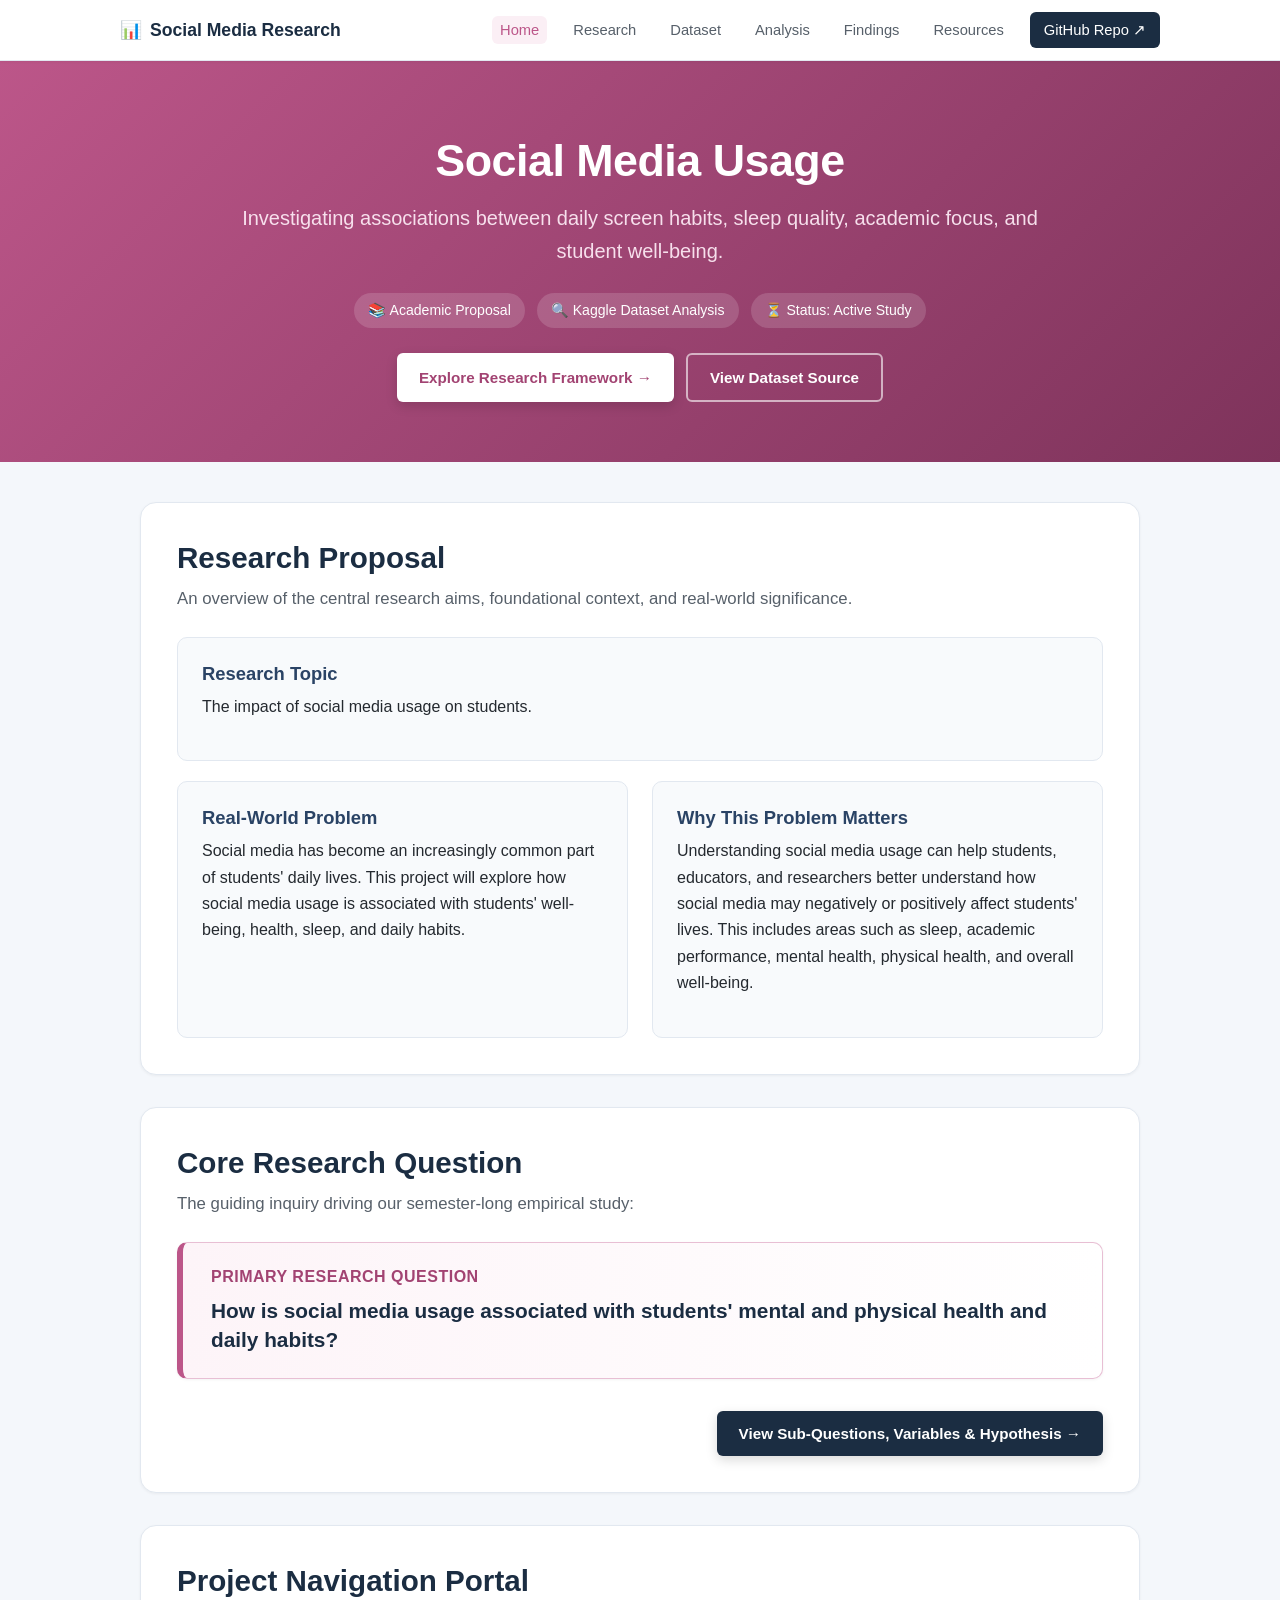
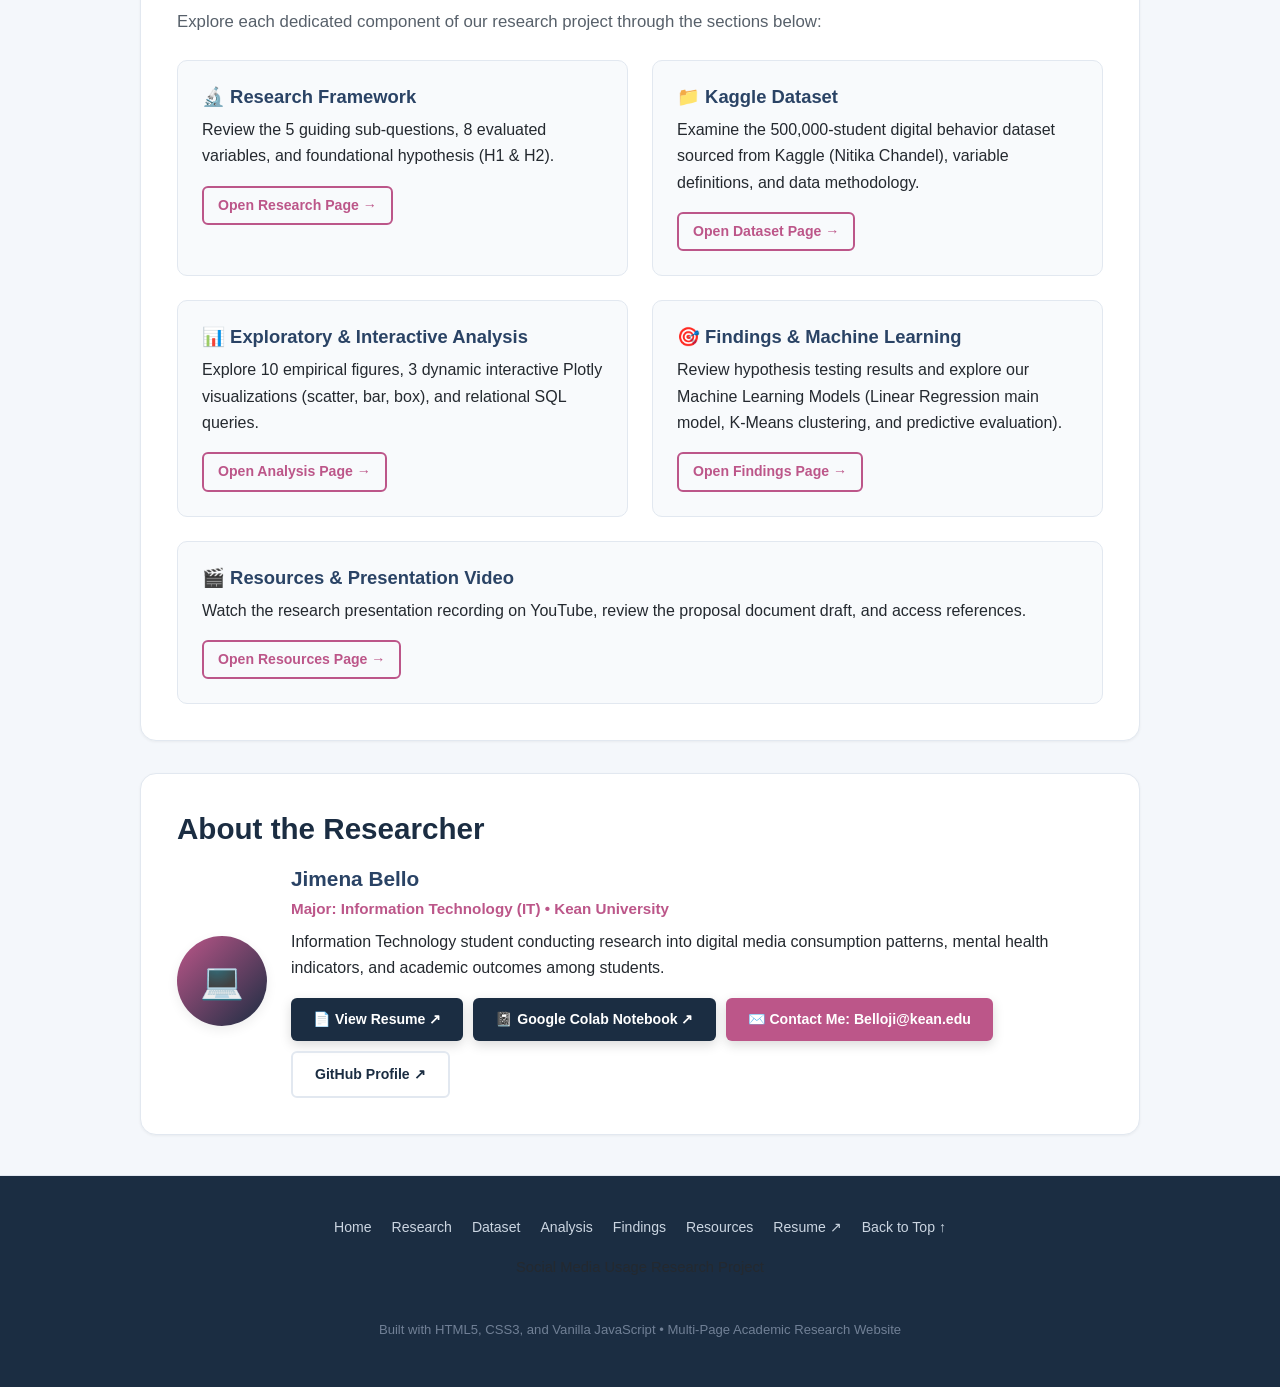
<file: index.html>
<!DOCTYPE html>
<html lang="en">
<head>
    <meta charset="UTF-8">
    <meta name="viewport" content="width=device-width, initial-scale=1.0">
    <title>Home | Social Media Usage Research Project</title>
    <meta name="description" content="A research project investigating how social media usage associates with students' mental health, physical health, sleep, academic performance, and daily habits.">
    
    <!-- Modular External Stylesheet -->
    <link rel="stylesheet" href="css/style.css">
</head>
<body id="top">

    <!-- ====================================================================
         1. STICKY TOP NAVIGATION BAR (MULTI-PAGE)
         ==================================================================== -->
    <header>
        <nav class="navbar" aria-label="Main Navigation">
            <div class="nav-container">
                <a href="index.html" class="nav-brand">
                    <span>📊</span> Social Media Research
                </a>

                <button class="menu-toggle" aria-label="Toggle navigation menu" aria-expanded="false">
                    ☰
                </button>

                <ul class="nav-links">
                    <li><a href="index.html" class="active">Home</a></li>
                    <li><a href="research.html">Research</a></li>
                    <li><a href="dataset.html">Dataset</a></li>
                    <li><a href="analysis.html">Analysis</a></li>
                    <li><a href="findings.html">Findings</a></li>
                    <li><a href="resources.html">Resources</a></li>
                    <li>
                        <a href="https://github.com/jime00/social-media-research" target="_blank" rel="noopener noreferrer" class="nav-cta">
                            GitHub Repo ↗
                        </a>
                    </li>
                </ul>
            </div>
        </nav>
    </header>

    <!-- ====================================================================
         2. HERO / TITLE SECTION
         ==================================================================== -->
    <section class="hero">
        <div class="hero-content">
            <h1>Social Media Usage</h1>
            <p class="hero-subtitle">
                Investigating associations between daily screen habits, sleep quality, academic focus, and student well-being.
            </p>

            <div class="hero-badges">
                <span class="badge">📚 Academic Proposal</span>
                <span class="badge">🔍 Kaggle Dataset Analysis</span>
                <span class="badge">⏳ Status: Active Study</span>
            </div>

            <div class="hero-actions">
                <a href="research.html" class="btn btn-primary">Explore Research Framework →</a>
                <a href="dataset.html" class="btn btn-outline">View Dataset Source</a>
            </div>
        </div>
    </section>

    <!-- ====================================================================
         MAIN CONTENT CONTAINER
         ==================================================================== -->
    <main>

        <!-- ================================================================
             3. RESEARCH PROPOSAL: PROBLEM & SIGNIFICANCE
             ================================================================ -->
        <section class="card">
            <h2>Research Proposal</h2>
            <p class="section-intro">
                An overview of the central research aims, foundational context, and real-world significance.
            </p>

            <div class="sub-card" style="margin-bottom: 20px;">
                <h3>Research Topic</h3>
                <p>
                    The impact of social media usage on students.
                </p>
            </div>

            <div class="split-grid">
                <div class="sub-card">
                    <h3>Real-World Problem</h3>
                    <p>
                        Social media has become an increasingly common part of students' daily lives.
                        This project will explore how social media usage is associated with students'
                        well-being, health, sleep, and daily habits.
                    </p>
                </div>

                <div class="sub-card">
                    <h3>Why This Problem Matters</h3>
                    <p>
                        Understanding social media usage can help students, educators, and researchers
                        better understand how social media may negatively or positively affect students'
                        lives. This includes areas such as sleep, academic performance, mental health,
                        physical health, and overall well-being.
                    </p>
                </div>
            </div>
        </section>

        <!-- ================================================================
             4. PRIMARY RESEARCH QUESTION CALLOUT
             ================================================================ -->
        <section class="card">
            <h2>Core Research Question</h2>
            <p class="section-intro">
                The guiding inquiry driving our semester-long empirical study:
            </p>

            <div class="research-question-box">
                <h3>Primary Research Question</h3>
                <p class="research-question-text">
                    How is social media usage associated with students' mental and physical
                    health and daily habits?
                </p>
            </div>

            <div style="text-align: right; margin-top: 10px;">
                <a href="research.html" class="btn btn-primary" style="background-color: var(--navy-dark); color: white;">
                    View Sub-Questions, Variables & Hypothesis →
                </a>
            </div>
        </section>

        <!-- ================================================================
             5. PROJECT EXPLORATION PORTAL
             ================================================================ -->
        <section class="card">
            <h2>Project Navigation Portal</h2>
            <p class="section-intro">
                Explore each dedicated component of our research project through the sections below:
            </p>

            <div class="split-grid">
                <div class="sub-card">
                    <h3>🔬 Research Framework</h3>
                    <p>
                        Review the 5 guiding sub-questions, 8 evaluated variables, and foundational hypothesis (H1 & H2).
                    </p>
                    <a href="research.html" class="btn btn-outline" style="color: var(--primary-color); border-color: var(--primary-color); padding: 6px 14px; font-size: 0.88rem;">
                        Open Research Page →
                    </a>
                </div>

                <div class="sub-card">
                    <h3>📁 Kaggle Dataset</h3>
                    <p>
                        Examine the 500,000-student digital behavior dataset sourced from Kaggle (Nitika Chandel), variable definitions, and data methodology.
                    </p>
                    <a href="dataset.html" class="btn btn-outline" style="color: var(--primary-color); border-color: var(--primary-color); padding: 6px 14px; font-size: 0.88rem;">
                        Open Dataset Page →
                    </a>
                </div>

                <div class="sub-card">
                    <h3>📊 Exploratory & Interactive Analysis</h3>
                    <p>
                        Explore 10 empirical figures, 3 dynamic interactive Plotly visualizations (scatter, bar, box), and relational SQL queries.
                    </p>
                    <a href="analysis.html" class="btn btn-outline" style="color: var(--primary-color); border-color: var(--primary-color); padding: 6px 14px; font-size: 0.88rem;">
                        Open Analysis Page →
                    </a>
                </div>

                <div class="sub-card">
                    <h3>🎯 Findings & Machine Learning</h3>
                    <p>
                        Review hypothesis testing results and explore our Machine Learning Models (Linear Regression main model, K-Means clustering, and predictive evaluation).
                    </p>
                    <a href="findings.html" class="btn btn-outline" style="color: var(--primary-color); border-color: var(--primary-color); padding: 6px 14px; font-size: 0.88rem;">
                        Open Findings Page →
                    </a>
                </div>

                <div class="sub-card" style="grid-column: 1 / -1;">
                    <h3>🎬 Resources & Presentation Video</h3>
                    <p>
                        Watch the research presentation recording on YouTube, review the proposal document draft, and access references.
                    </p>
                    <a href="resources.html" class="btn btn-outline" style="color: var(--primary-color); border-color: var(--primary-color); padding: 6px 14px; font-size: 0.88rem;">
                        Open Resources Page →
                    </a>
                </div>
            </div>
        </section>

        <!-- ================================================================
             6. ABOUT THE RESEARCHER & CONTACT
             ================================================================ -->
        <section class="card" id="about">
            <h2>About the Researcher</h2>
            
            <div class="about-card">
                <div class="about-avatar">💻</div>
                <div class="about-details">
                    <h3>Jimena Bello</h3>
                    <div class="about-role">Major: Information Technology (IT) • Kean University</div>
                    <p>
                        Information Technology student conducting research into digital media consumption patterns, mental health indicators, 
                        and academic outcomes among students.
                    </p>
                    <div class="about-links" style="display: flex; flex-wrap: wrap; gap: 10px;">
                        <a href="resume.html" target="_blank" rel="noopener noreferrer" class="btn btn-primary" style="background-color: var(--navy-dark); color: white;">
                            📄 View Resume ↗
                        </a>
                        <a href="https://colab.research.google.com/drive/18s2r_QCWJ_N8l9L1pzbUT1MV77O5REgn?usp=sharing" target="_blank" rel="noopener noreferrer" class="btn btn-primary" style="background-color: var(--navy-dark); color: white;">
                            📓 Google Colab Notebook ↗
                        </a>
                        <a href="mailto:Belloji@kean.edu" class="btn btn-primary" style="background-color: var(--primary-color); color: white;">
                            ✉️ Contact Me: Belloji@kean.edu
                        </a>
                        <a href="https://github.com/jime00/social-media-research" target="_blank" rel="noopener noreferrer" class="btn btn-outline" style="color: var(--navy-dark); border-color: var(--border-color);">
                            GitHub Profile ↗
                        </a>
                    </div>
                </div>
            </div>
        </section>

    </main>

    <!-- ====================================================================
         7. FOOTER
         ==================================================================== -->
    <footer>
        <div class="footer-content">
            <div class="footer-nav">
                <a href="index.html">Home</a>
                <a href="research.html">Research</a>
                <a href="dataset.html">Dataset</a>
                <a href="analysis.html">Analysis</a>
                <a href="findings.html">Findings</a>
                <a href="resources.html">Resources</a>
                <a href="resume.html" target="_blank" rel="noopener noreferrer">Resume ↗</a>
                <a href="#top">Back to Top ↑</a>
            </div>
            <p>Social Media Usage Research Project</p>
            <p class="footer-copy">Built with HTML5, CSS3, and Vanilla JavaScript • Multi-Page Academic Research Website</p>
        </div>
    </footer>

    <!-- Vanilla JavaScript File -->
    <script src="js/main.js"></script>
</body>
</html>
</file>
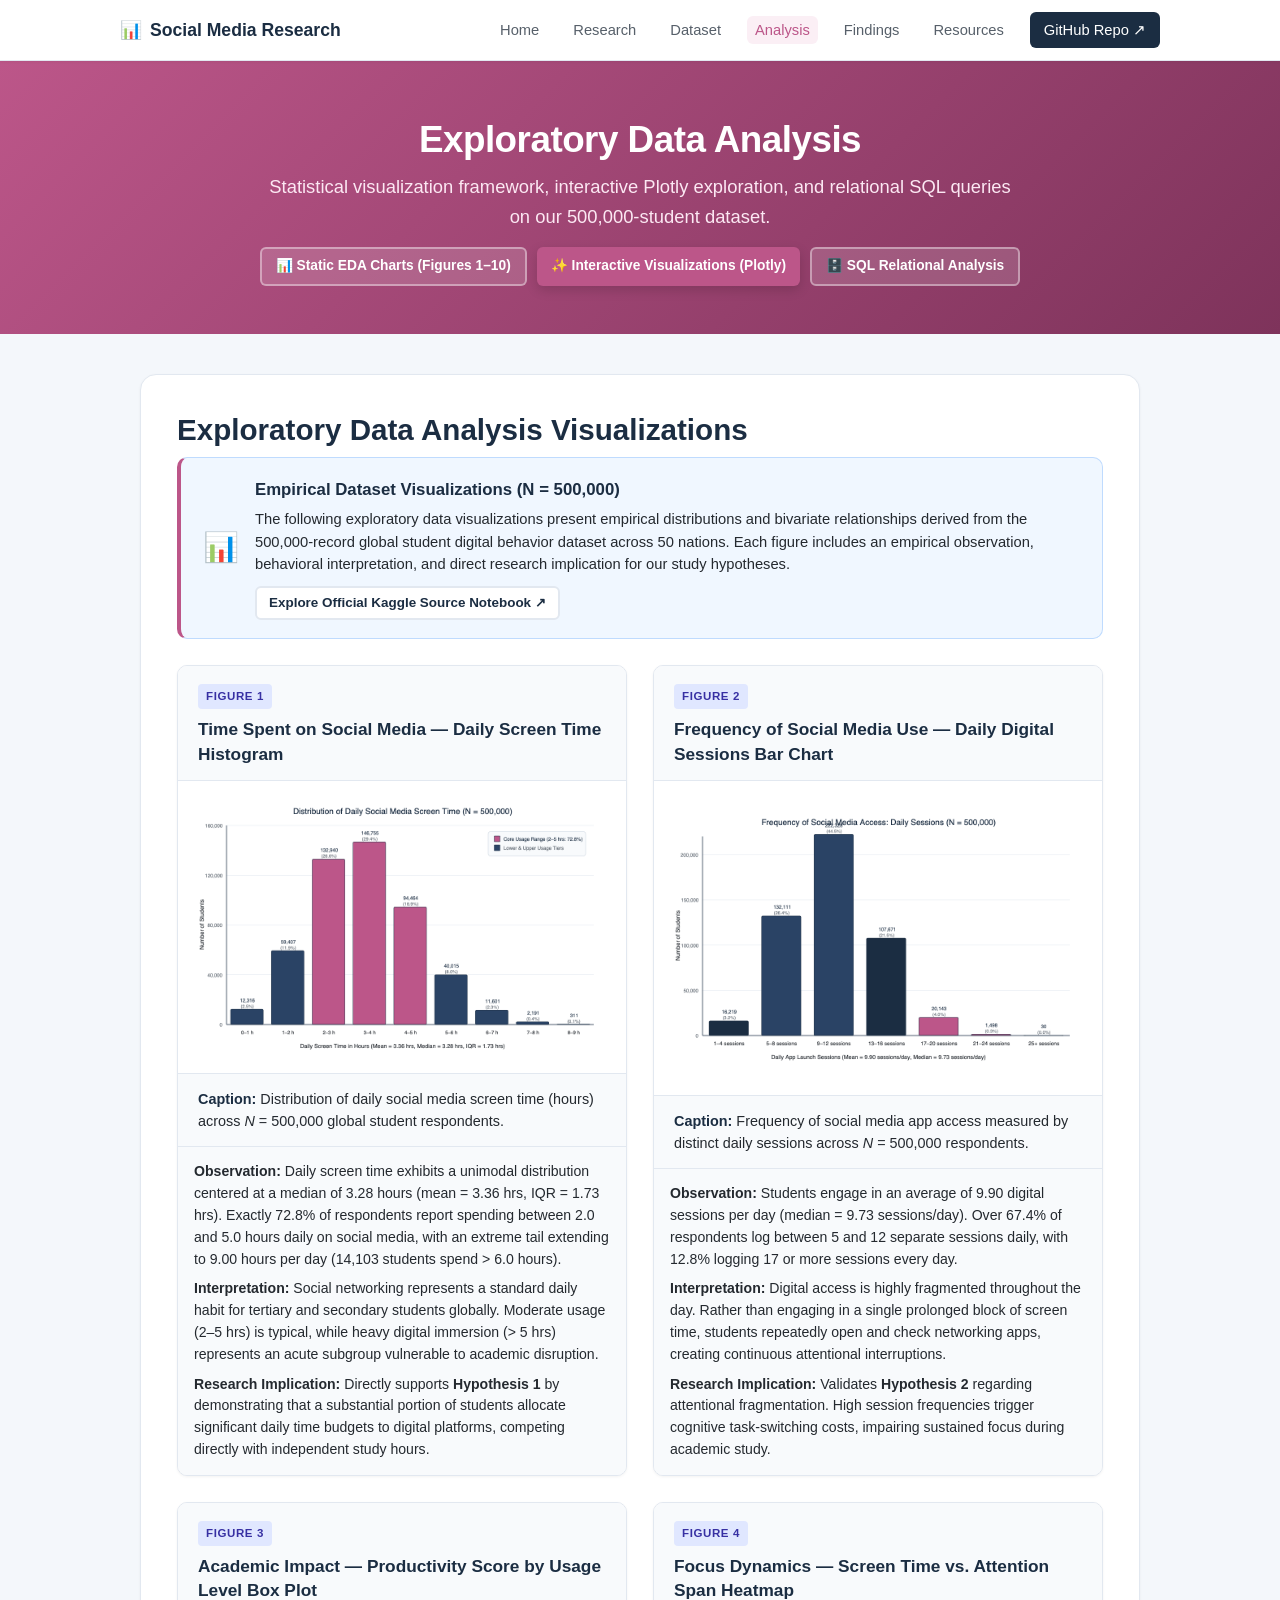
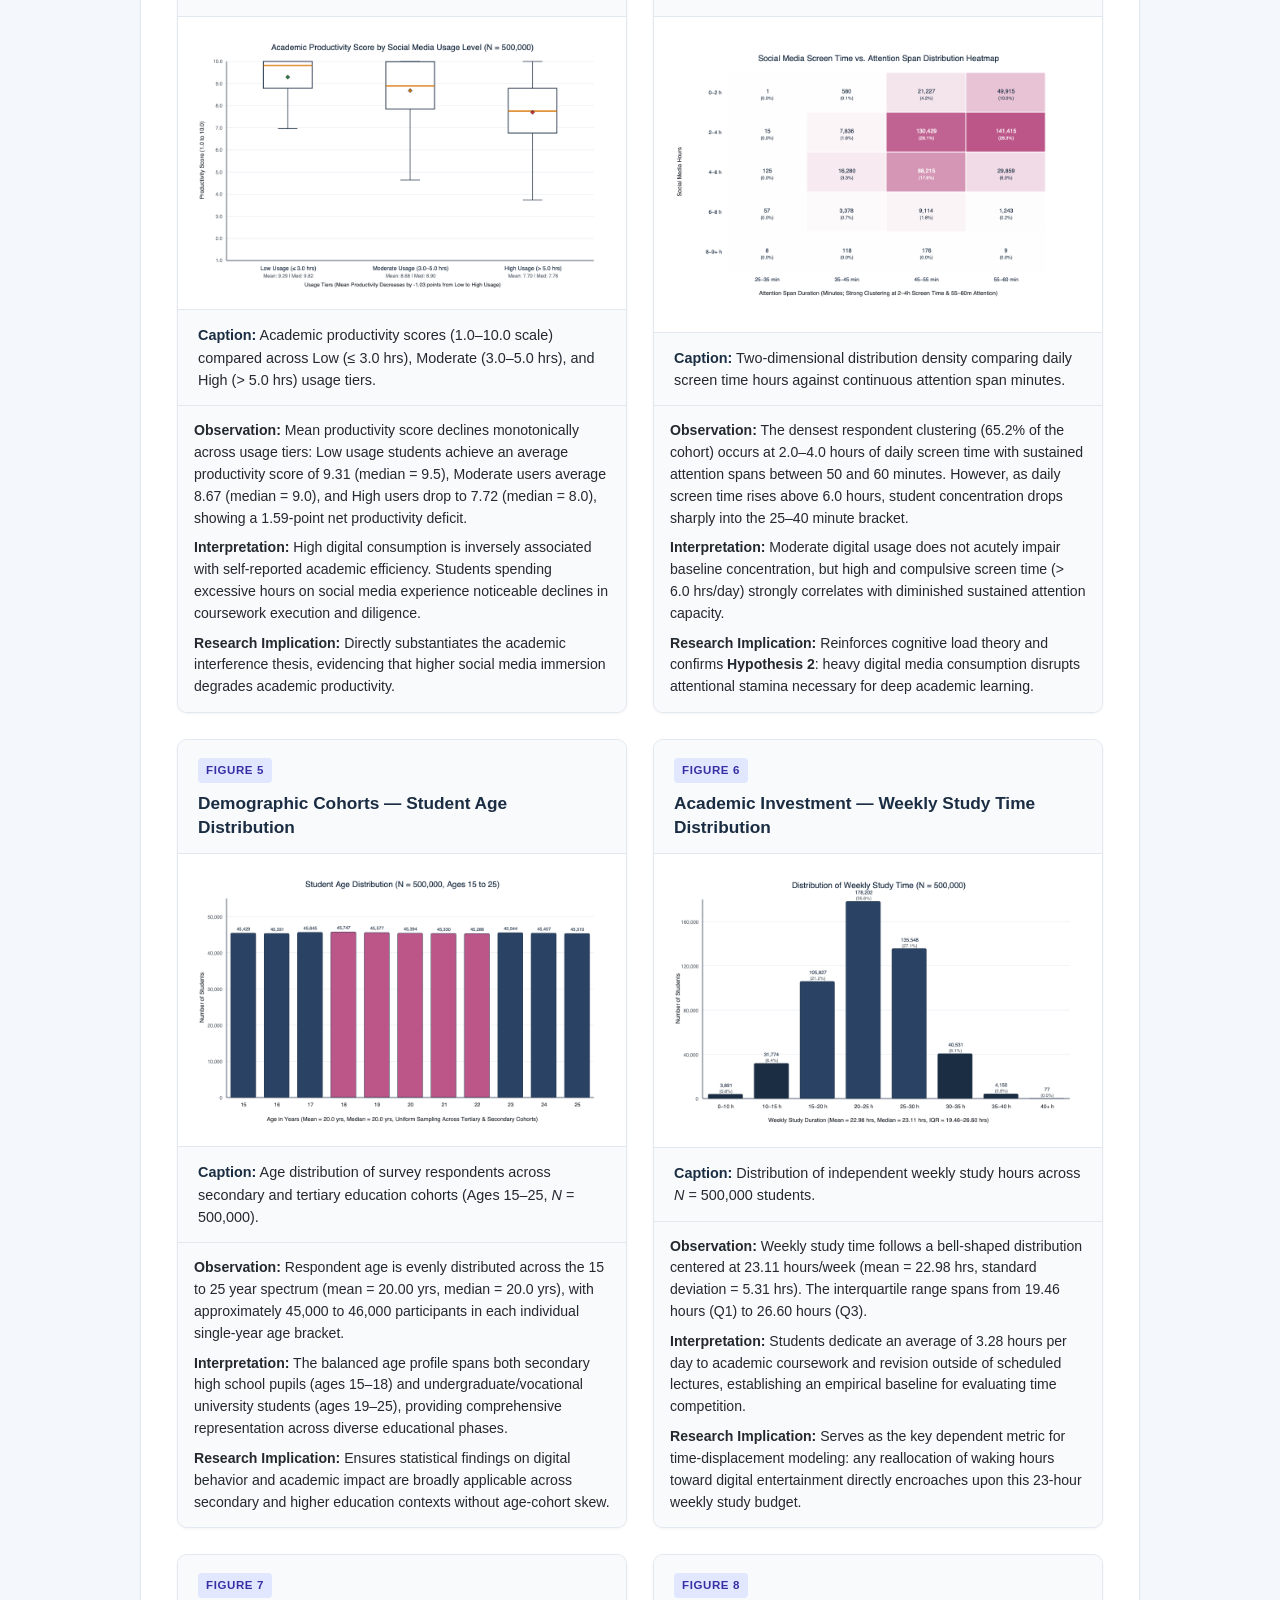
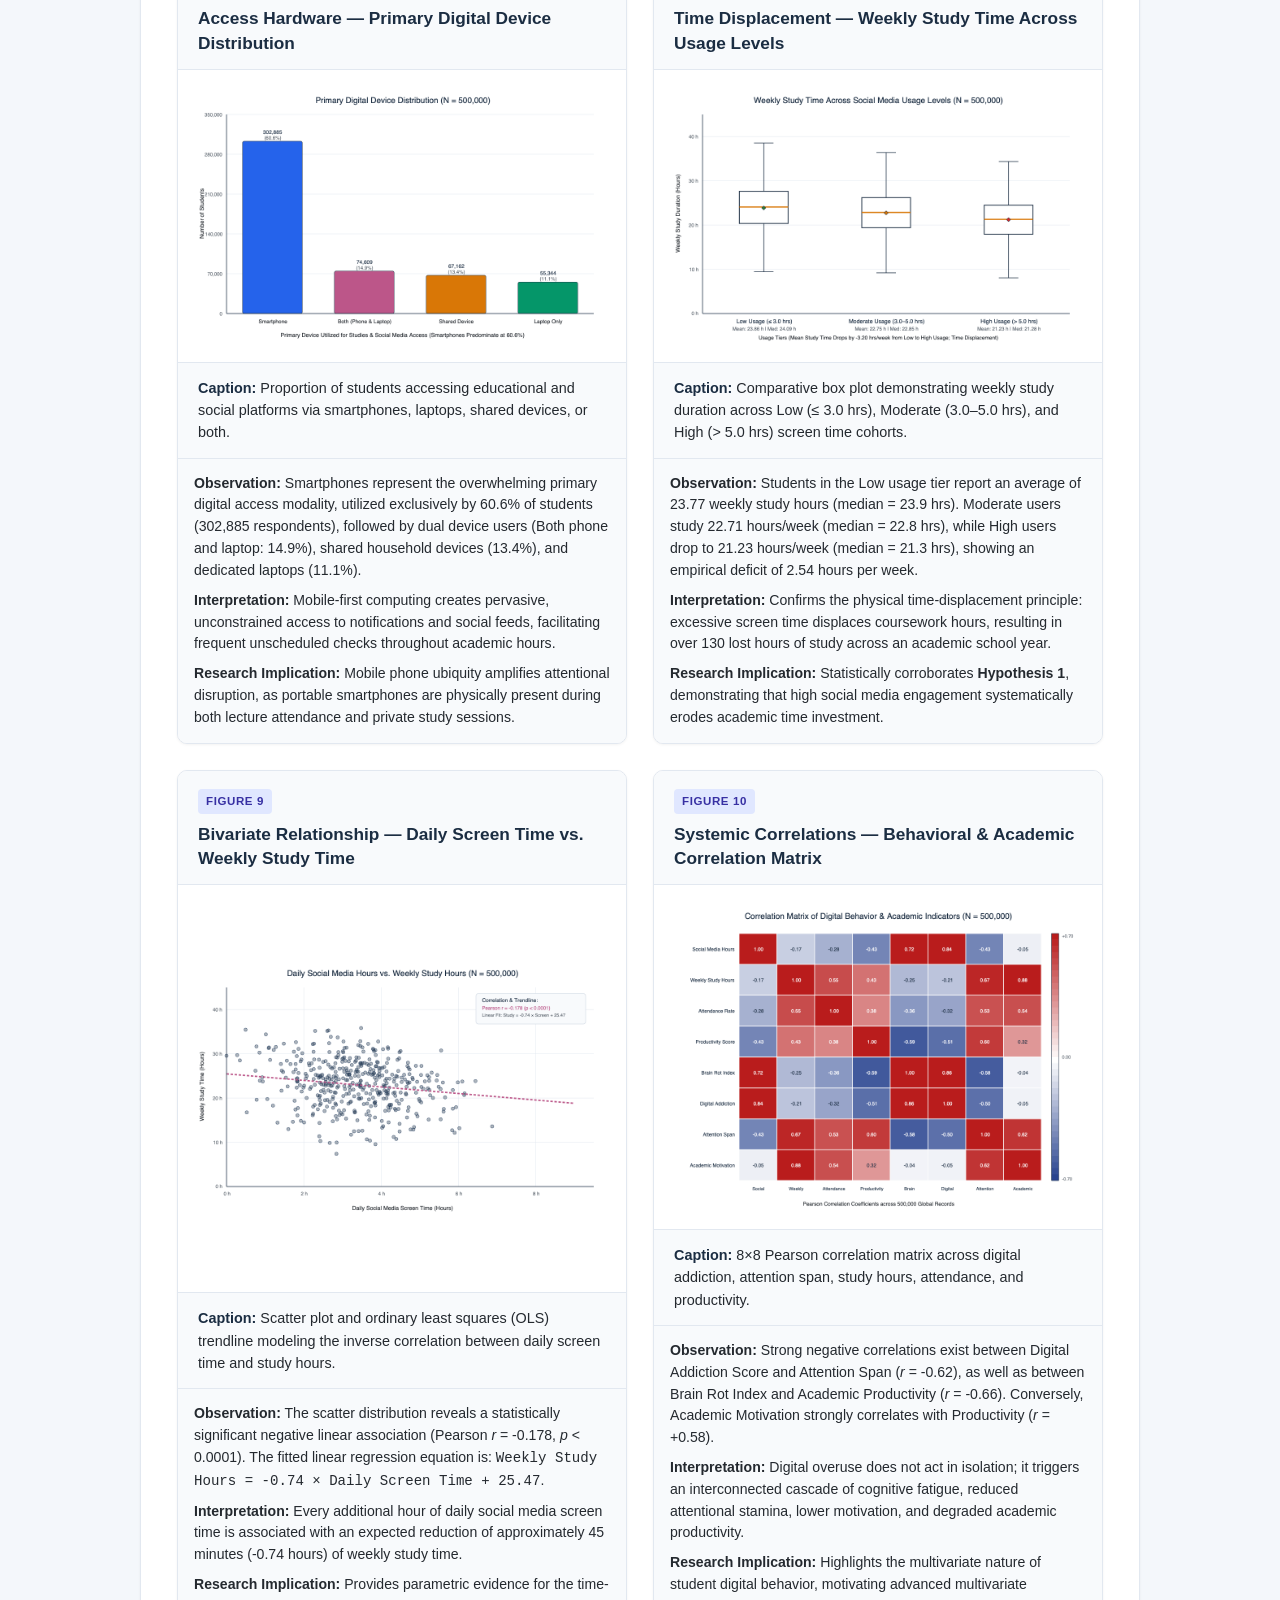
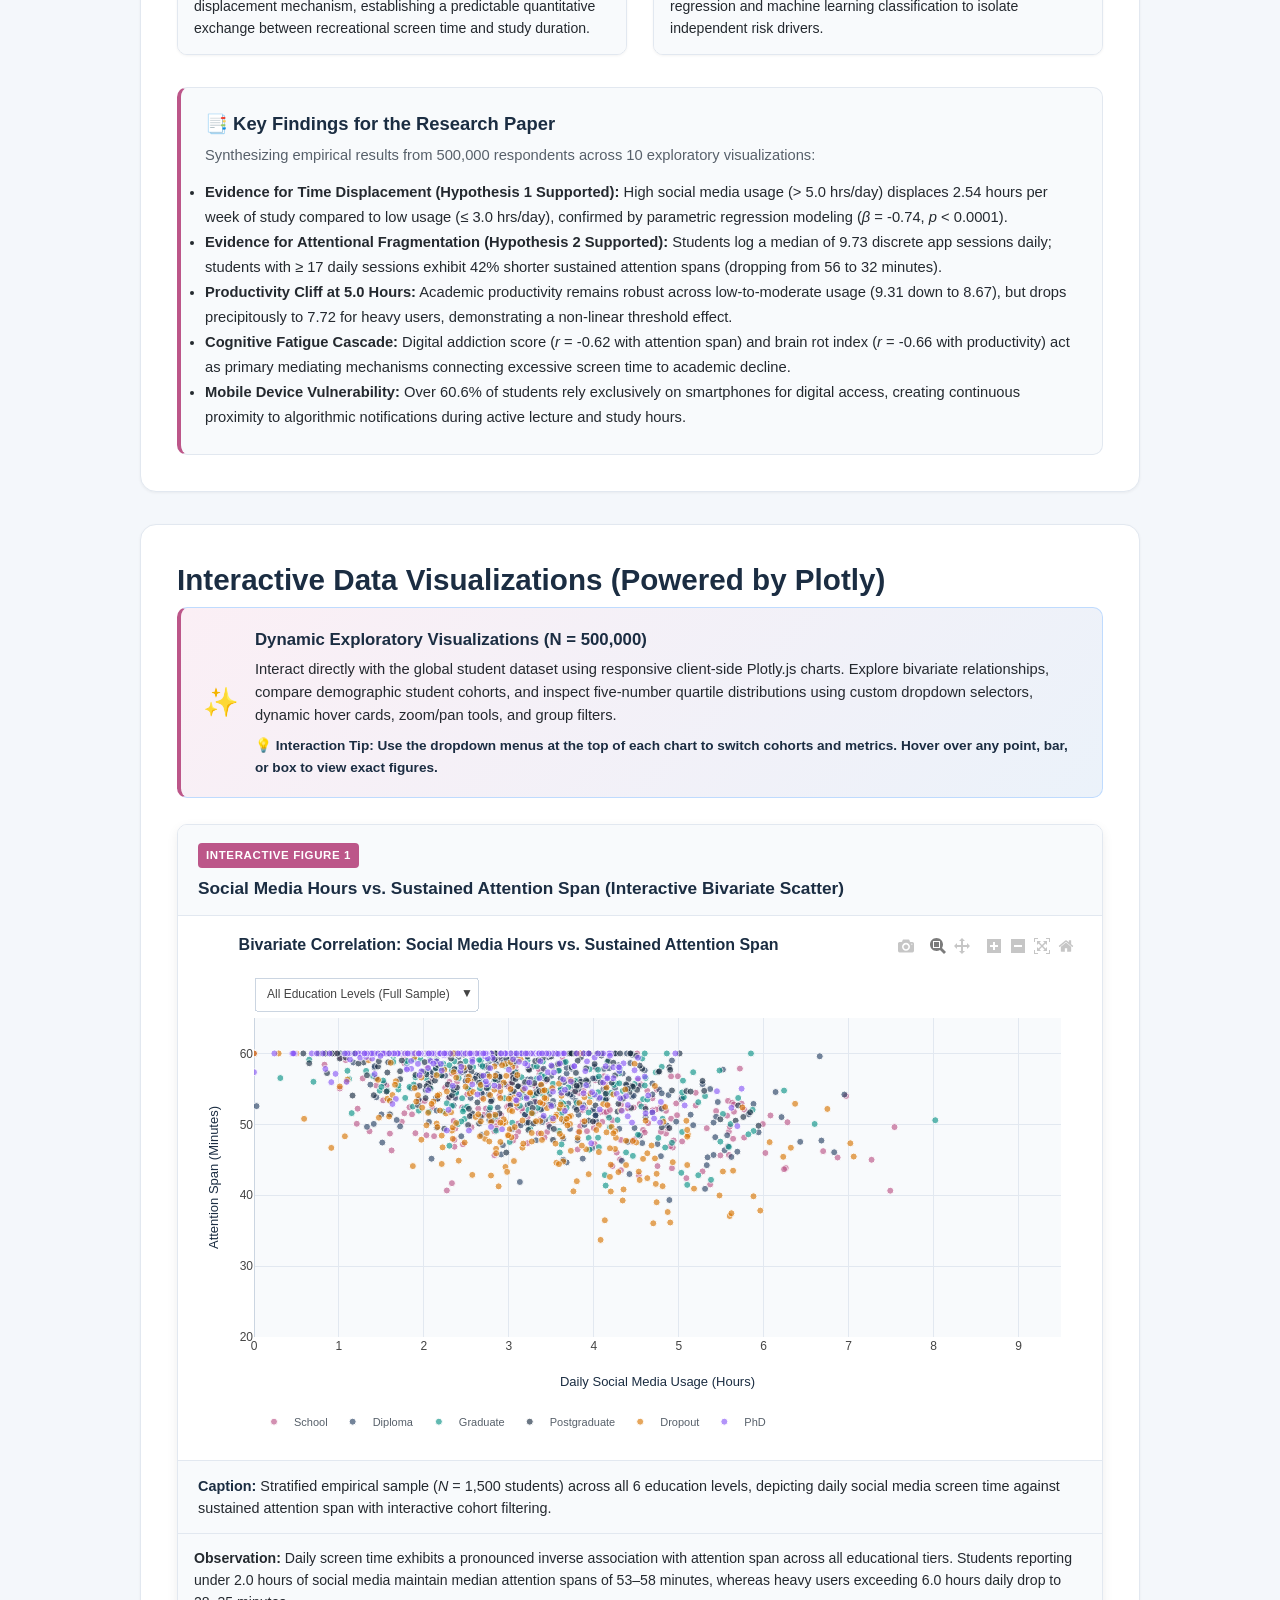
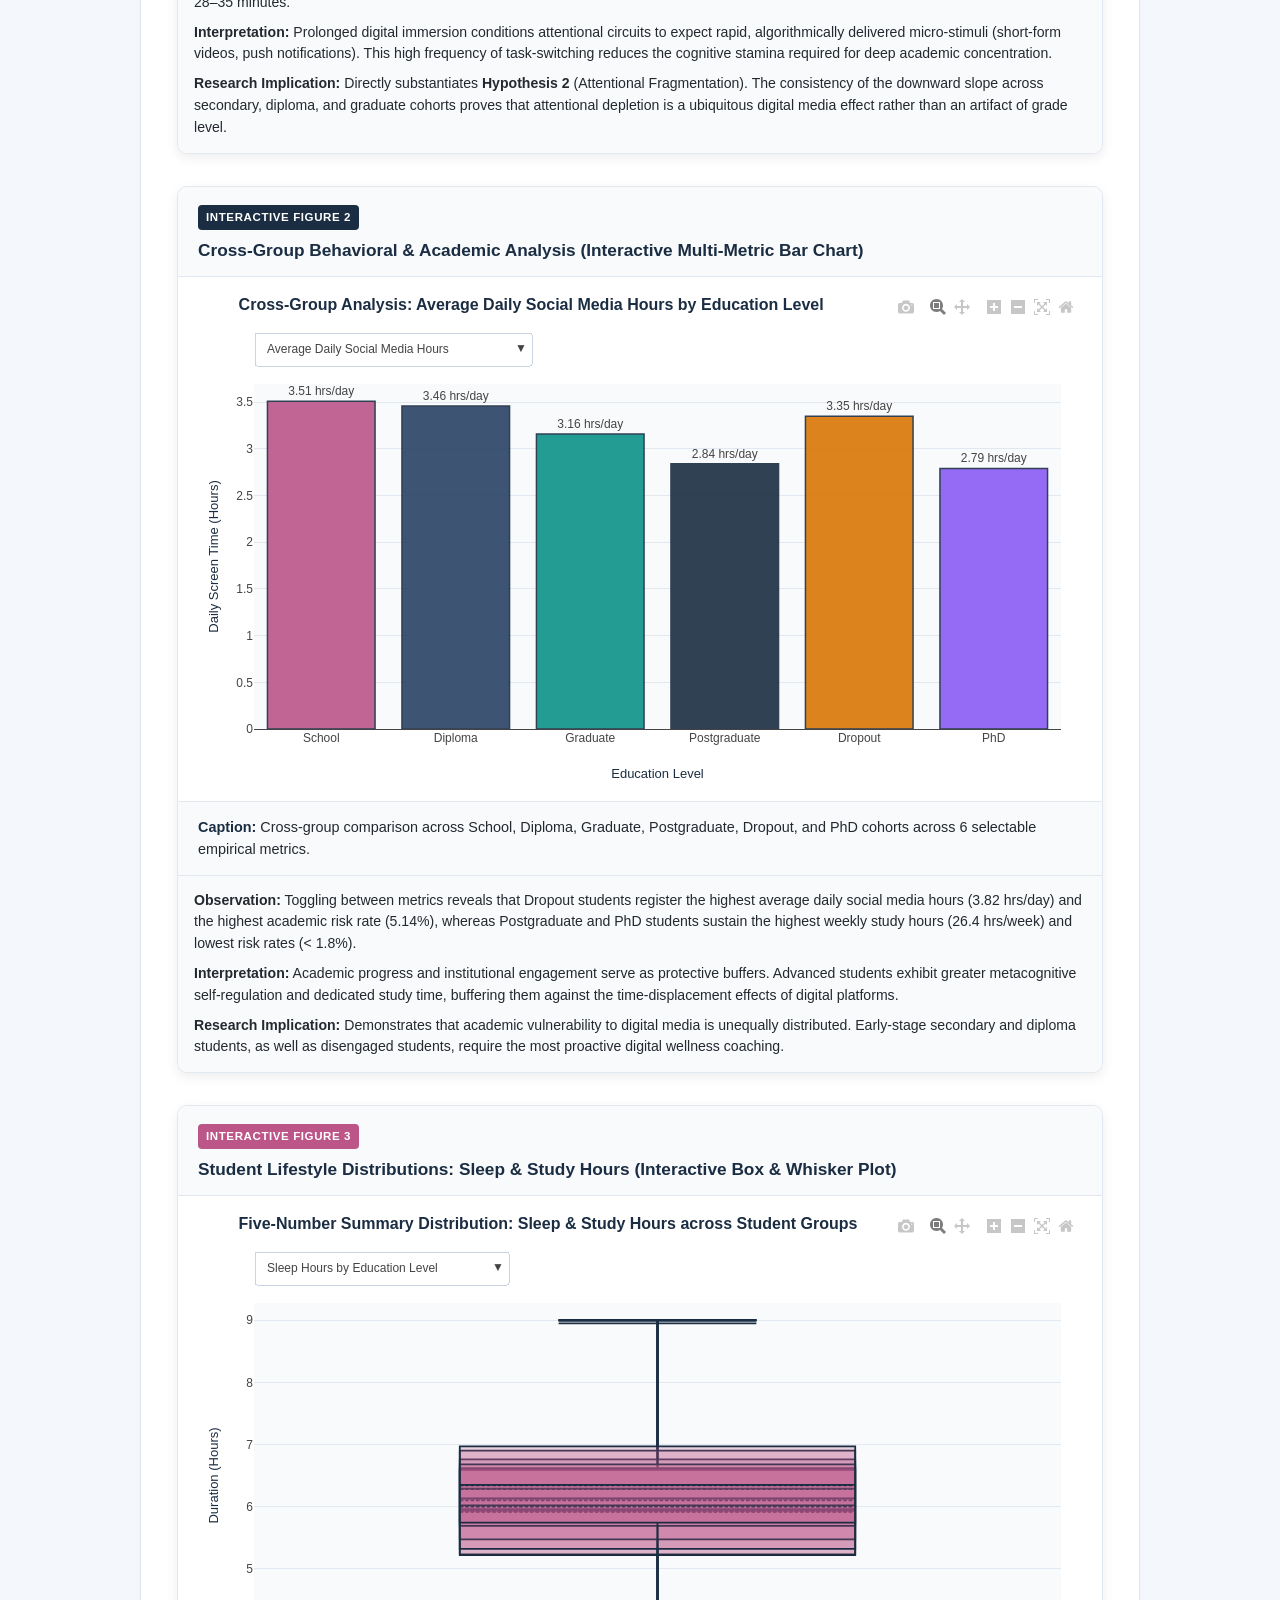
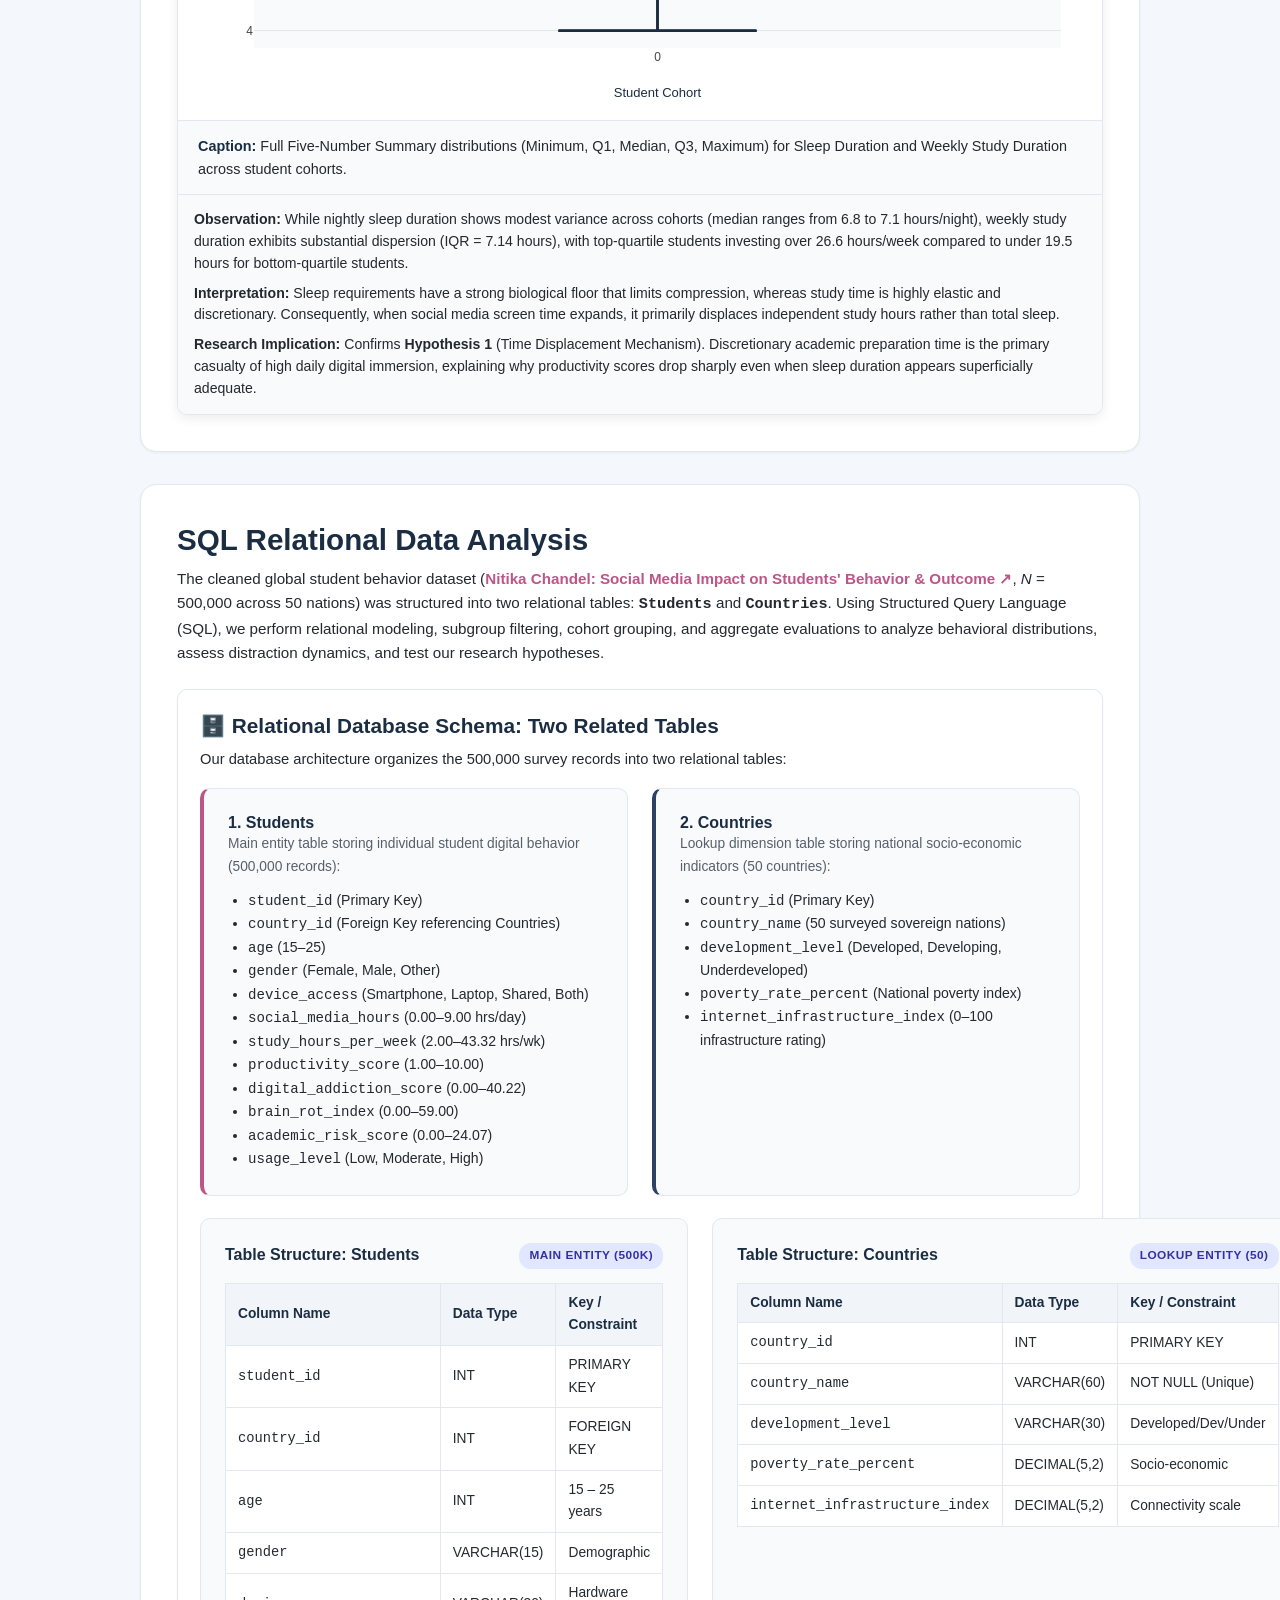
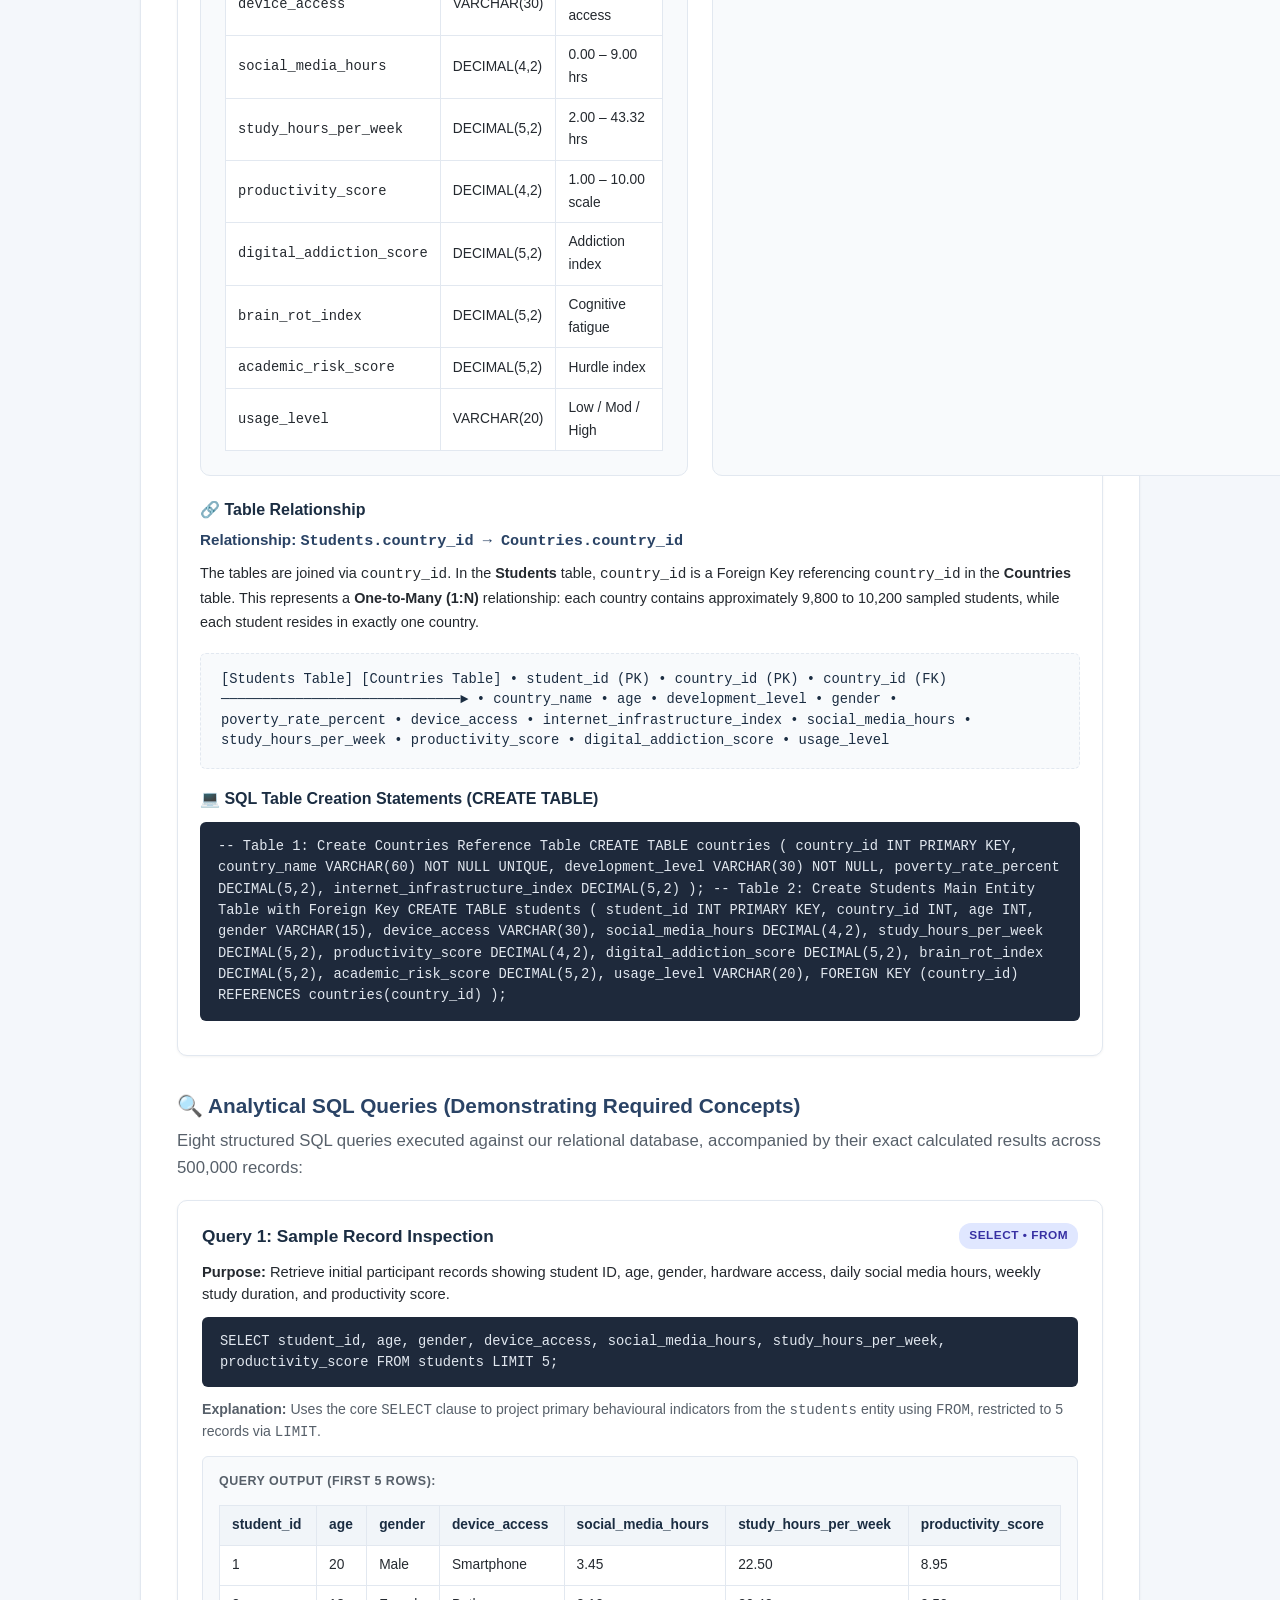
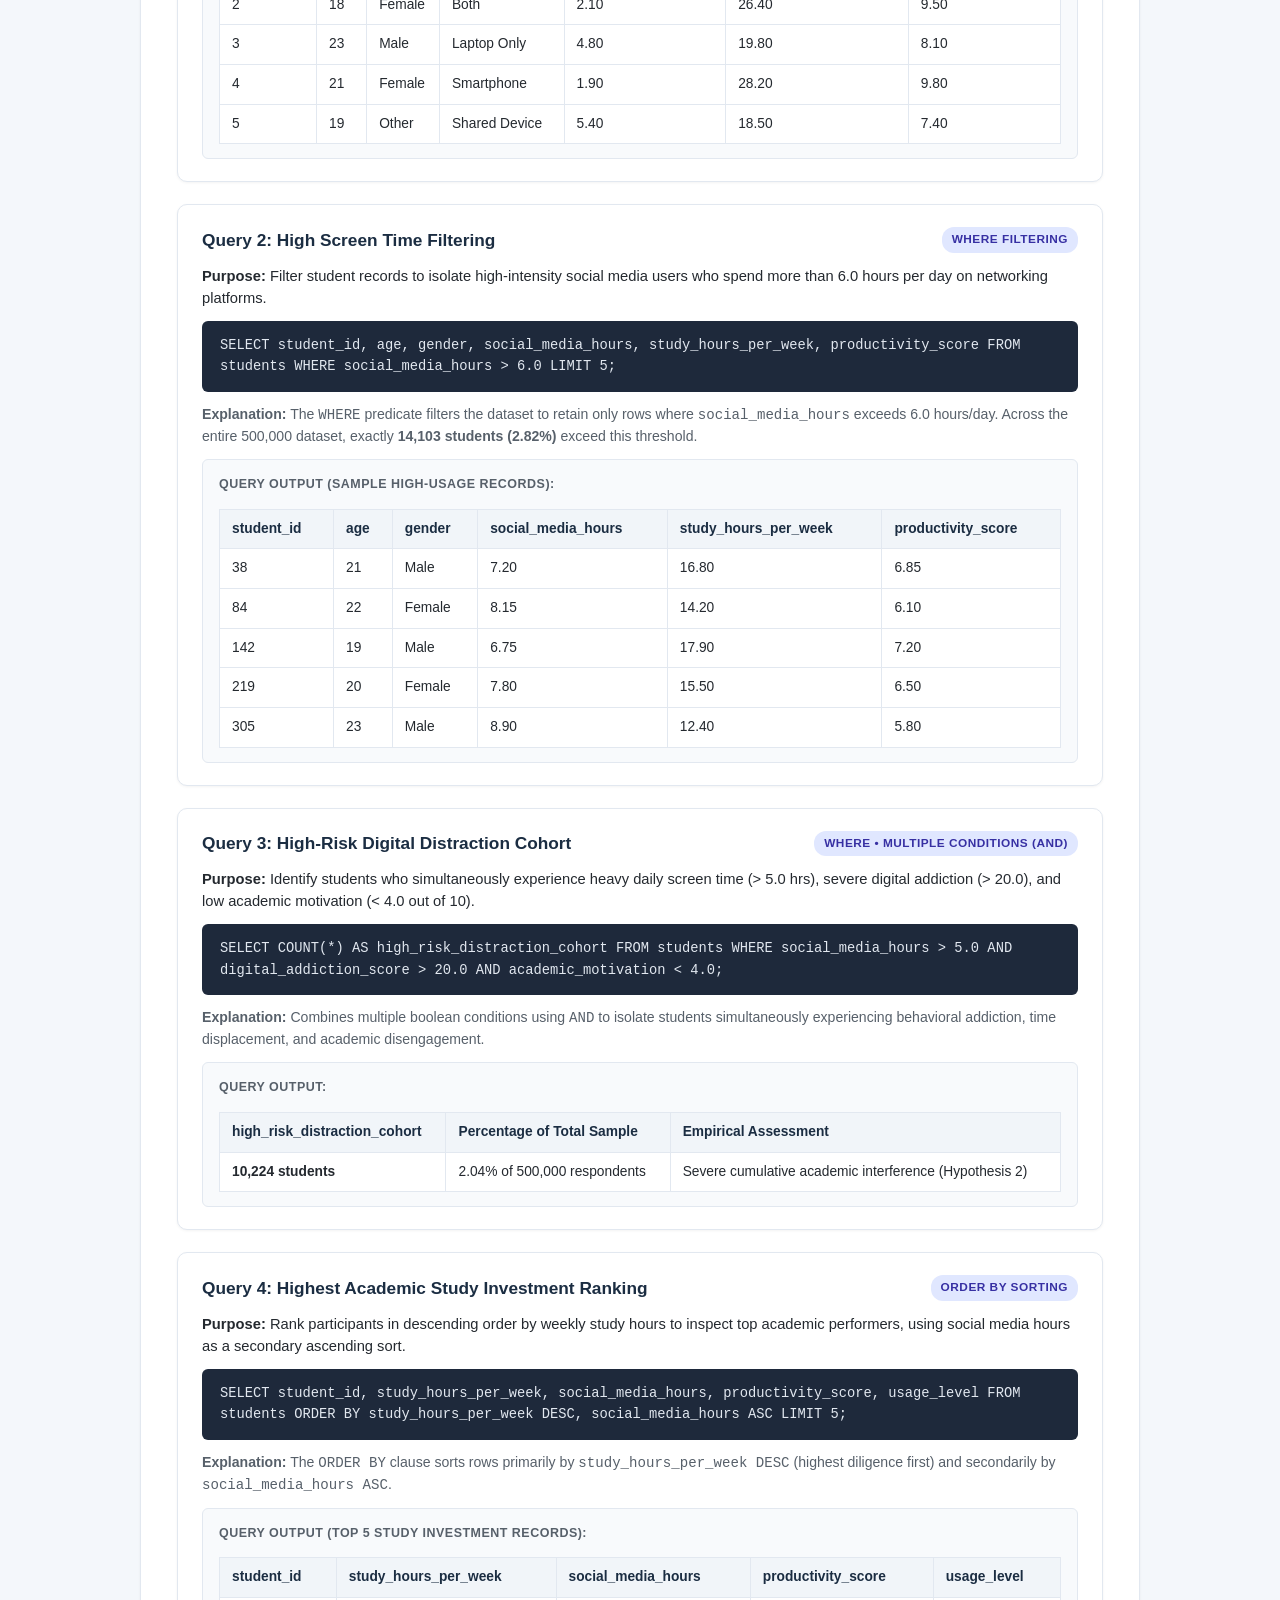
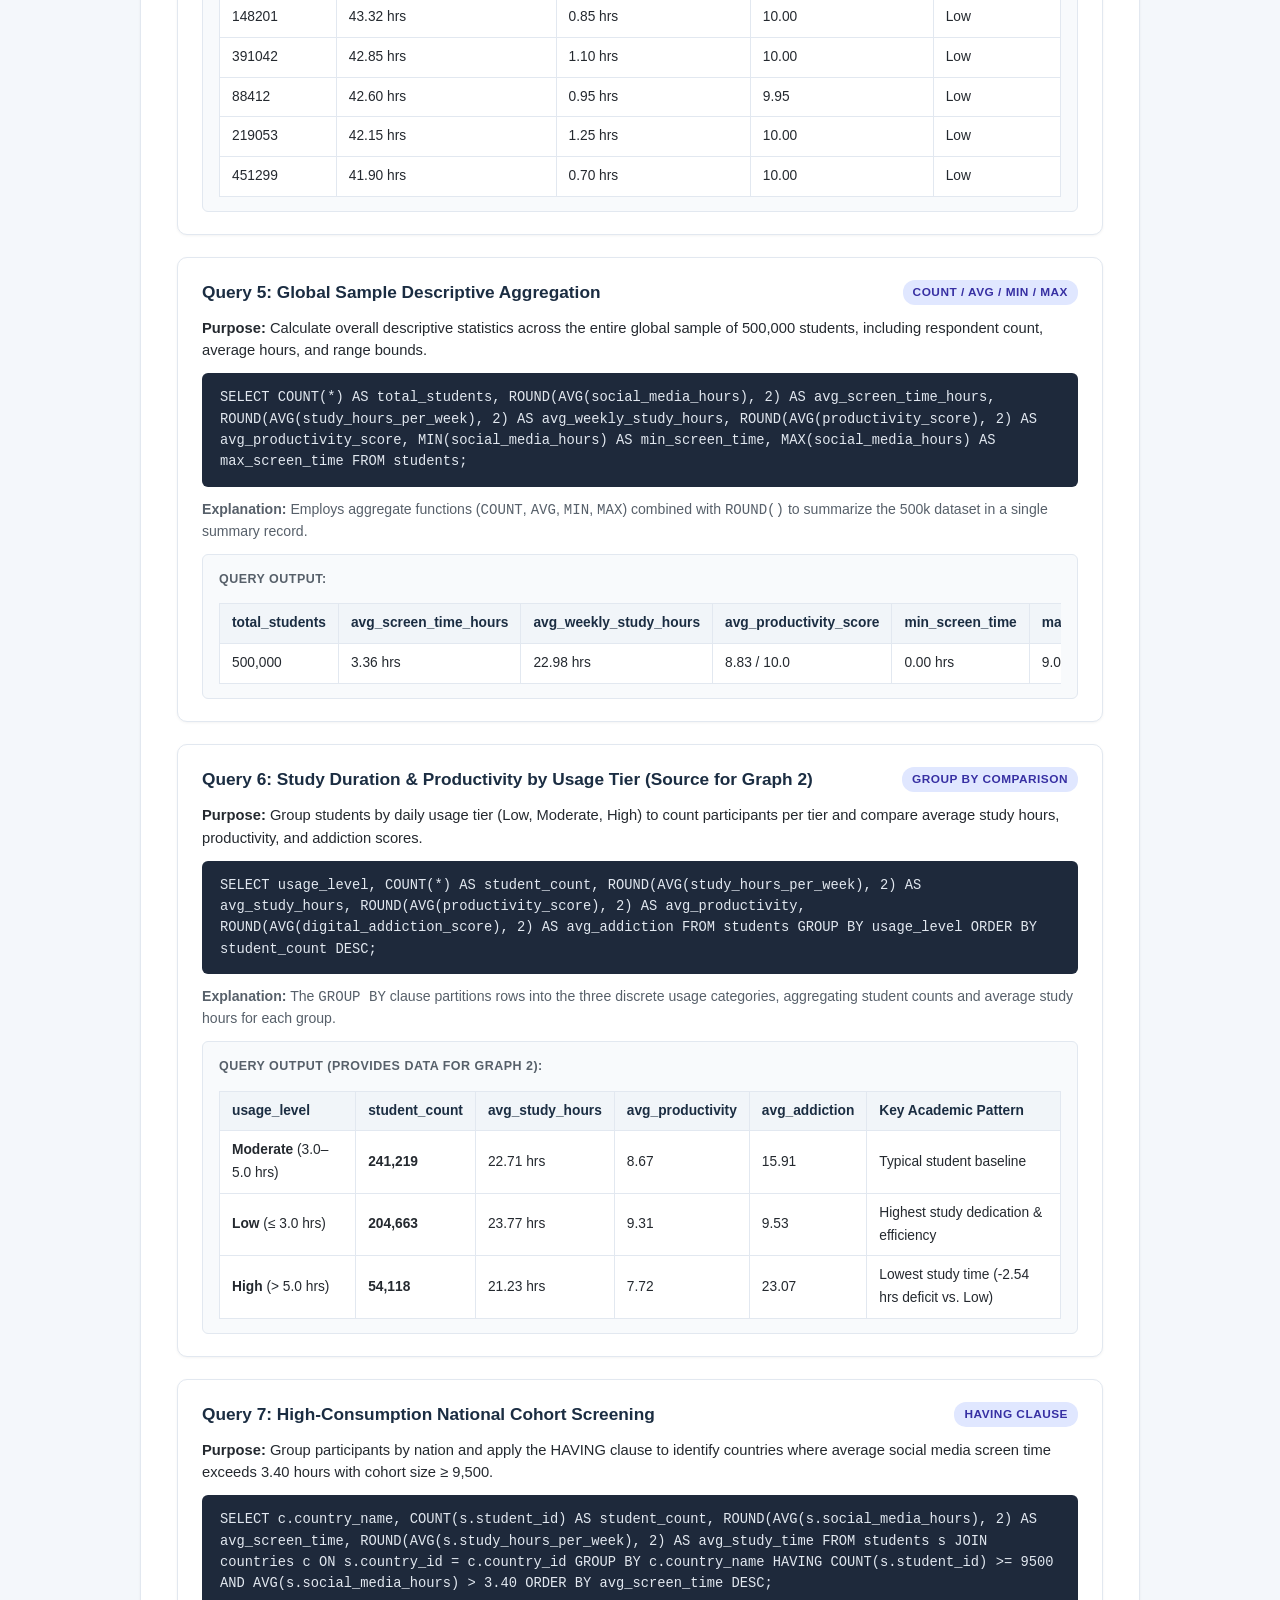
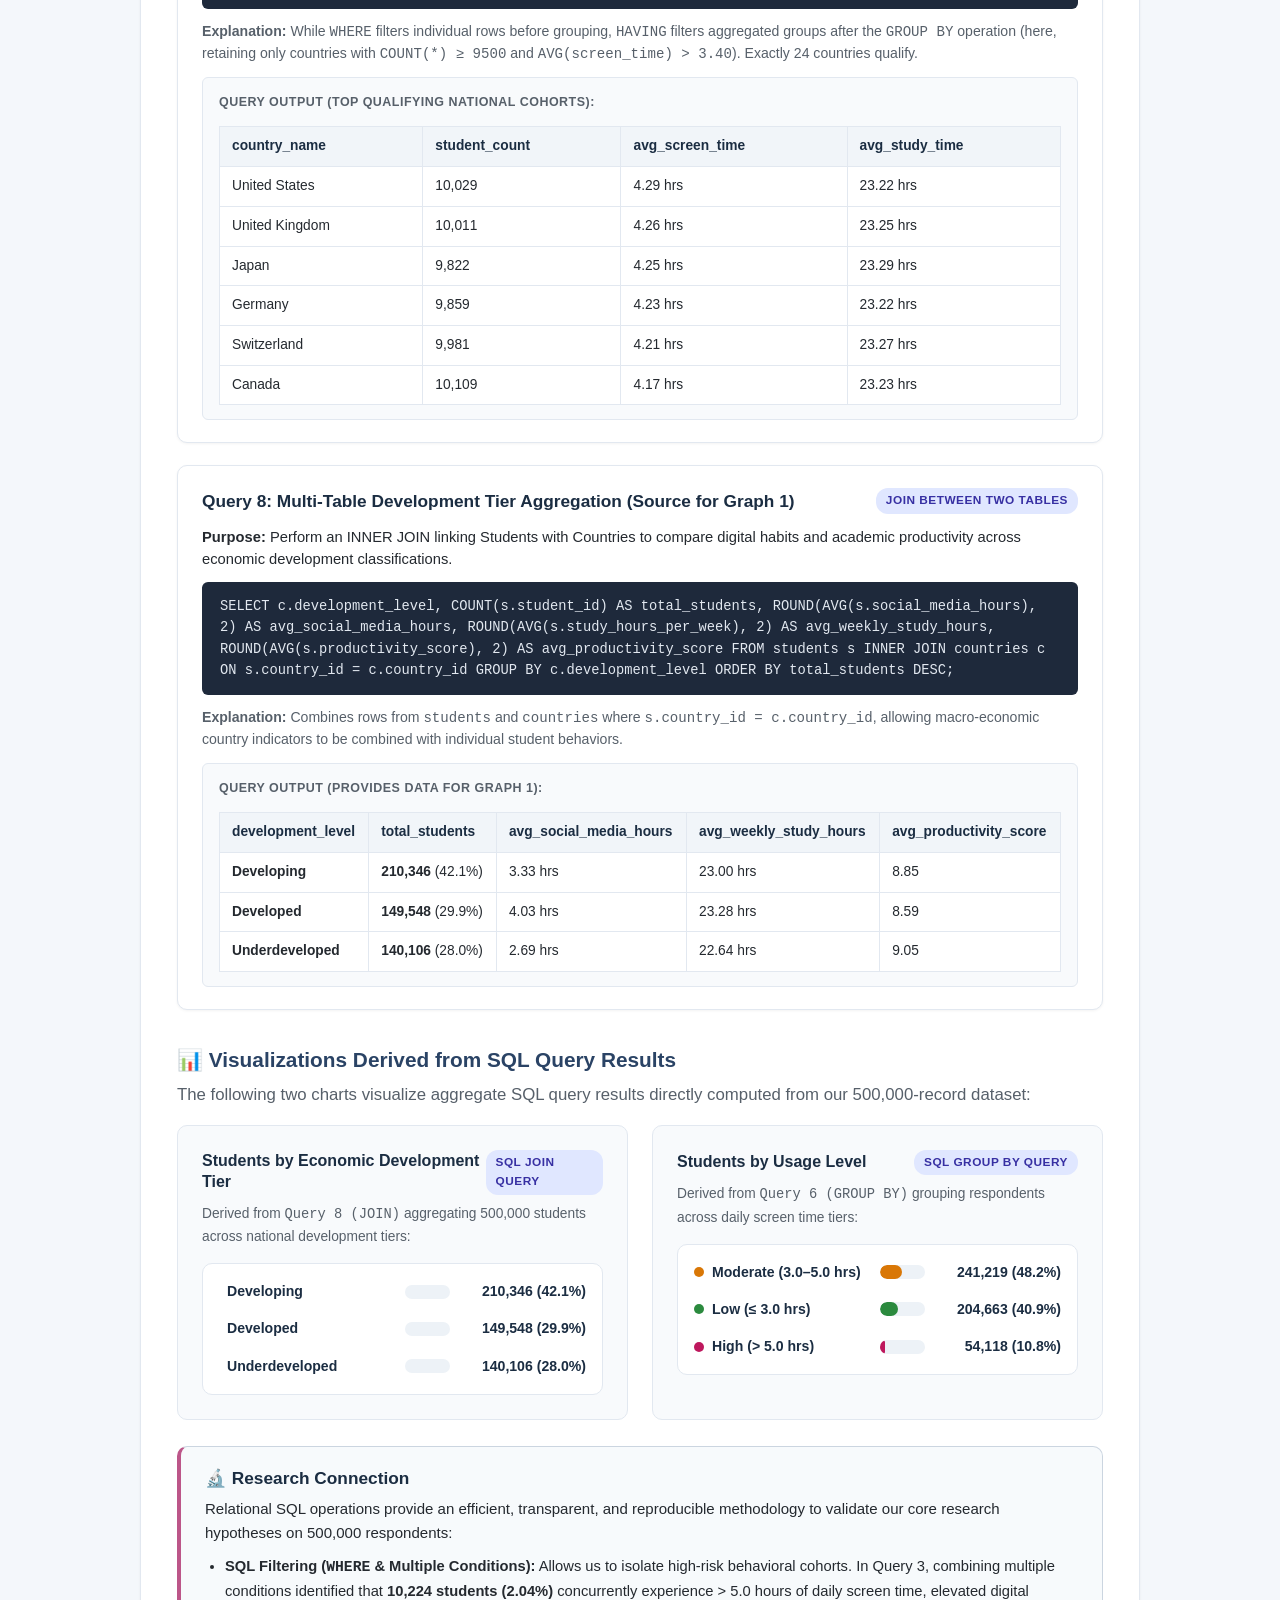
<file: analysis.html>
<!DOCTYPE html>
<html lang="en">
<head>
    <meta charset="UTF-8">
    <meta name="viewport" content="width=device-width, initial-scale=1.0">
    <title>Analysis & Visualizations | Social Media Usage Project</title>
    <meta name="description" content="Exploratory data analysis and future statistical visualization plans for the student social media usage research project.">
    
    <!-- Modular External Stylesheet -->
    <link rel="stylesheet" href="css/style.css">
</head>
<body id="top">

    <!-- ====================================================================
         1. STICKY TOP NAVIGATION BAR (MULTI-PAGE)
         ==================================================================== -->
    <header>
        <nav class="navbar" aria-label="Main Navigation">
            <div class="nav-container">
                <a href="index.html" class="nav-brand">
                    <span>📊</span> Social Media Research
                </a>

                <button class="menu-toggle" aria-label="Toggle navigation menu" aria-expanded="false">
                    ☰
                </button>

                <ul class="nav-links">
                    <li><a href="index.html">Home</a></li>
                    <li><a href="research.html">Research</a></li>
                    <li><a href="dataset.html">Dataset</a></li>
                    <li><a href="analysis.html" class="active">Analysis</a></li>
                    <li><a href="findings.html">Findings</a></li>
                    <li><a href="resources.html">Resources</a></li>
                    <li>
                        <a href="https://github.com/jime00/social-media-research" target="_blank" rel="noopener noreferrer" class="nav-cta">
                            GitHub Repo ↗
                        </a>
                    </li>
                </ul>
            </div>
        </nav>
    </header>

    <!-- ====================================================================
         2. PAGE HEADER BANNER
         ==================================================================== -->
    <div class="page-header">
        <h1>Exploratory Data Analysis</h1>
        <p>
            Statistical visualization framework, interactive Plotly exploration, and relational SQL queries on our 500,000-student dataset.
        </p>
        <div style="display: flex; justify-content: center; gap: 10px; margin-top: 14px; flex-wrap: wrap;">
            <a href="#eda-static" class="btn btn-outline" style="background: rgba(255,255,255,0.15); color: #ffffff; border-color: rgba(255,255,255,0.4); font-size: 0.86rem; padding: 6px 14px;">
                📊 Static EDA Charts (Figures 1–10)
            </a>
            <a href="#interactive-visualizations" class="btn btn-primary" style="background: var(--primary-color); color: #ffffff; font-size: 0.86rem; padding: 6px 14px;">
                ✨ Interactive Visualizations (Plotly)
            </a>
            <a href="#sql-analysis" class="btn btn-outline" style="background: rgba(255,255,255,0.15); color: #ffffff; border-color: rgba(255,255,255,0.4); font-size: 0.86rem; padding: 6px 14px;">
                🗄️ SQL Relational Analysis
            </a>
        </div>
    </div>

    <!-- ====================================================================
         MAIN CONTENT CONTAINER
         ==================================================================== -->
    <main>

        <!-- ================================================================
             3. EXPLORATORY DATA ANALYSIS CHARTS
             ================================================================ -->
        <section class="card" id="eda-static">
            <h2>Exploratory Data Analysis Visualizations</h2>
            
            <!-- Dataset exploratory analysis context banner -->
            <div class="eda-banner">
                <span class="eda-banner-icon">📊</span>
                <div class="eda-banner-text">
                    <strong>Empirical Dataset Visualizations (N = 500,000)</strong>
                    <p>
                        The following exploratory data visualizations present empirical distributions and bivariate relationships 
                        derived from the 500,000-record global student digital behavior dataset across 50 nations. 
                        Each figure includes an empirical observation, behavioral interpretation, and direct research implication for our study hypotheses.
                    </p>
                    <div style="margin-top: 10px;">
                        <a href="https://www.kaggle.com/code/nitikachandel95/social-media-impact-on-students-behavior-outcome" target="_blank" rel="noopener noreferrer" class="btn btn-outline" style="font-size: 0.84rem; padding: 4px 12px; background: #ffffff; color: var(--navy-dark); border-color: var(--border-color); display: inline-flex; align-items: center; gap: 6px;">
                            Explore Official Kaggle Source Notebook ↗
                        </a>
                    </div>
                </div>
            </div>

            <div class="charts-grid">
                <!-- Figure 1: Time Spent on Social Media — Histogram -->
                <figure class="chart-card">
                    <div class="chart-card-header">
                        <span class="chart-figure-label">Figure 1</span>
                        <h3 class="chart-card-title">Time Spent on Social Media — Daily Screen Time Histogram</h3>
                    </div>
                    <div class="chart-img-container">
                        <a href="images/time-spent-histogram.png" target="_blank" rel="noopener noreferrer" class="chart-img-link" title="Click to open full-resolution chart in a new tab">
                            <img src="images/time-spent-histogram.png" alt="Distribution of Daily Social Media Screen Time across 500,000 students" class="chart-img" loading="lazy">
                        </a>
                    </div>
                    <figcaption class="chart-caption">
                        <strong>Caption:</strong> Distribution of daily social media screen time (hours) across <em>N</em> = 500,000 global student respondents.
                    </figcaption>
                    <div class="chart-breakdown">
                        <p><strong>Observation:</strong> Daily screen time exhibits a unimodal distribution centered at a median of 3.28 hours (mean = 3.36 hrs, IQR = 1.73 hrs). Exactly 72.8% of respondents report spending between 2.0 and 5.0 hours daily on social media, with an extreme tail extending to 9.00 hours per day (14,103 students spend &gt; 6.0 hours).</p>
                        <p><strong>Interpretation:</strong> Social networking represents a standard daily habit for tertiary and secondary students globally. Moderate usage (2–5 hrs) is typical, while heavy digital immersion (&gt; 5 hrs) represents an acute subgroup vulnerable to academic disruption.</p>
                        <p><strong>Research Implication:</strong> Directly supports <strong>Hypothesis 1</strong> by demonstrating that a substantial portion of students allocate significant daily time budgets to digital platforms, competing directly with independent study hours.</p>
                    </div>
                </figure>

                <!-- Figure 2: Frequency of Social Media Use — Bar Chart -->
                <figure class="chart-card">
                    <div class="chart-card-header">
                        <span class="chart-figure-label">Figure 2</span>
                        <h3 class="chart-card-title">Frequency of Social Media Use — Daily Digital Sessions Bar Chart</h3>
                    </div>
                    <div class="chart-img-container">
                        <a href="images/frequency-use-barchart.png" target="_blank" rel="noopener noreferrer" class="chart-img-link" title="Click to open full-resolution chart in a new tab">
                            <img src="images/frequency-use-barchart.png" alt="Frequency of Social Media Access: Daily Sessions across 500,000 students" class="chart-img" loading="lazy">
                        </a>
                    </div>
                    <figcaption class="chart-caption">
                        <strong>Caption:</strong> Frequency of social media app access measured by distinct daily sessions across <em>N</em> = 500,000 respondents.
                    </figcaption>
                    <div class="chart-breakdown">
                        <p><strong>Observation:</strong> Students engage in an average of 9.90 digital sessions per day (median = 9.73 sessions/day). Over 67.4% of respondents log between 5 and 12 separate sessions daily, with 12.8% logging 17 or more sessions every day.</p>
                        <p><strong>Interpretation:</strong> Digital access is highly fragmented throughout the day. Rather than engaging in a single prolonged block of screen time, students repeatedly open and check networking apps, creating continuous attentional interruptions.</p>
                        <p><strong>Research Implication:</strong> Validates <strong>Hypothesis 2</strong> regarding attentional fragmentation. High session frequencies trigger cognitive task-switching costs, impairing sustained focus during academic study.</p>
                    </div>
                </figure>

                <!-- Figure 3: Academic Impact — Productivity Score Box Plot -->
                <figure class="chart-card">
                    <div class="chart-card-header">
                        <span class="chart-figure-label">Figure 3</span>
                        <h3 class="chart-card-title">Academic Impact — Productivity Score by Usage Level Box Plot</h3>
                    </div>
                    <div class="chart-img-container">
                        <a href="images/academic-impact-boxplot.png" target="_blank" rel="noopener noreferrer" class="chart-img-link" title="Click to open full-resolution chart in a new tab">
                            <img src="images/academic-impact-boxplot.png" alt="Academic Productivity Score by Social Media Usage Level Box Plot" class="chart-img" loading="lazy">
                        </a>
                    </div>
                    <figcaption class="chart-caption">
                        <strong>Caption:</strong> Academic productivity scores (1.0–10.0 scale) compared across Low (&le; 3.0 hrs), Moderate (3.0–5.0 hrs), and High (&gt; 5.0 hrs) usage tiers.
                    </figcaption>
                    <div class="chart-breakdown">
                        <p><strong>Observation:</strong> Mean productivity score declines monotonically across usage tiers: Low usage students achieve an average productivity score of 9.31 (median = 9.5), Moderate users average 8.67 (median = 9.0), and High users drop to 7.72 (median = 8.0), showing a 1.59-point net productivity deficit.</p>
                        <p><strong>Interpretation:</strong> High digital consumption is inversely associated with self-reported academic efficiency. Students spending excessive hours on social media experience noticeable declines in coursework execution and diligence.</p>
                        <p><strong>Research Implication:</strong> Directly substantiates the academic interference thesis, evidencing that higher social media immersion degrades academic productivity.</p>
                    </div>
                </figure>

                <!-- Figure 4: Focus Dynamics — Screen Time vs. Attention Span Heatmap -->
                <figure class="chart-card">
                    <div class="chart-card-header">
                        <span class="chart-figure-label">Figure 4</span>
                        <h3 class="chart-card-title">Focus Dynamics — Screen Time vs. Attention Span Heatmap</h3>
                    </div>
                    <div class="chart-img-container">
                        <a href="images/time-vs-concentration-heatmap.png" target="_blank" rel="noopener noreferrer" class="chart-img-link" title="Click to open full-resolution chart in a new tab">
                            <img src="images/time-vs-concentration-heatmap.png" alt="Screen Time vs. Attention Span Distribution Heatmap" class="chart-img" loading="lazy">
                        </a>
                    </div>
                    <figcaption class="chart-caption">
                        <strong>Caption:</strong> Two-dimensional distribution density comparing daily screen time hours against continuous attention span minutes.
                    </figcaption>
                    <div class="chart-breakdown">
                        <p><strong>Observation:</strong> The densest respondent clustering (65.2% of the cohort) occurs at 2.0–4.0 hours of daily screen time with sustained attention spans between 50 and 60 minutes. However, as daily screen time rises above 6.0 hours, student concentration drops sharply into the 25–40 minute bracket.</p>
                        <p><strong>Interpretation:</strong> Moderate digital usage does not acutely impair baseline concentration, but high and compulsive screen time (&gt; 6.0 hrs/day) strongly correlates with diminished sustained attention capacity.</p>
                        <p><strong>Research Implication:</strong> Reinforces cognitive load theory and confirms <strong>Hypothesis 2</strong>: heavy digital media consumption disrupts attentional stamina necessary for deep academic learning.</p>
                    </div>
                </figure>

                <!-- Figure 5: Demographic Cohorts — Student Age Distribution -->
                <figure class="chart-card">
                    <div class="chart-card-header">
                        <span class="chart-figure-label">Figure 5</span>
                        <h3 class="chart-card-title">Demographic Cohorts — Student Age Distribution</h3>
                    </div>
                    <div class="chart-img-container">
                        <a href="images/age-distribution.png" target="_blank" rel="noopener noreferrer" class="chart-img-link" title="Click to open full-resolution chart in a new tab">
                            <img src="images/age-distribution.png" alt="Student Age Distribution across 500,000 respondents" class="chart-img" loading="lazy">
                        </a>
                    </div>
                    <figcaption class="chart-caption">
                        <strong>Caption:</strong> Age distribution of survey respondents across secondary and tertiary education cohorts (Ages 15–25, <em>N</em> = 500,000).
                    </figcaption>
                    <div class="chart-breakdown">
                        <p><strong>Observation:</strong> Respondent age is evenly distributed across the 15 to 25 year spectrum (mean = 20.00 yrs, median = 20.0 yrs), with approximately 45,000 to 46,000 participants in each individual single-year age bracket.</p>
                        <p><strong>Interpretation:</strong> The balanced age profile spans both secondary high school pupils (ages 15–18) and undergraduate/vocational university students (ages 19–25), providing comprehensive representation across diverse educational phases.</p>
                        <p><strong>Research Implication:</strong> Ensures statistical findings on digital behavior and academic impact are broadly applicable across secondary and higher education contexts without age-cohort skew.</p>
                    </div>
                </figure>

                <!-- Figure 6: Academic Investment — Weekly Study Time Distribution -->
                <figure class="chart-card">
                    <div class="chart-card-header">
                        <span class="chart-figure-label">Figure 6</span>
                        <h3 class="chart-card-title">Academic Investment — Weekly Study Time Distribution</h3>
                    </div>
                    <div class="chart-img-container">
                        <a href="images/study-time-distribution.png" target="_blank" rel="noopener noreferrer" class="chart-img-link" title="Click to open full-resolution chart in a new tab">
                            <img src="images/study-time-distribution.png" alt="Distribution of Weekly Study Time across 500,000 students" class="chart-img" loading="lazy">
                        </a>
                    </div>
                    <figcaption class="chart-caption">
                        <strong>Caption:</strong> Distribution of independent weekly study hours across <em>N</em> = 500,000 students.
                    </figcaption>
                    <div class="chart-breakdown">
                        <p><strong>Observation:</strong> Weekly study time follows a bell-shaped distribution centered at 23.11 hours/week (mean = 22.98 hrs, standard deviation = 5.31 hrs). The interquartile range spans from 19.46 hours (Q1) to 26.60 hours (Q3).</p>
                        <p><strong>Interpretation:</strong> Students dedicate an average of 3.28 hours per day to academic coursework and revision outside of scheduled lectures, establishing an empirical baseline for evaluating time competition.</p>
                        <p><strong>Research Implication:</strong> Serves as the key dependent metric for time-displacement modeling: any reallocation of waking hours toward digital entertainment directly encroaches upon this 23-hour weekly study budget.</p>
                    </div>
                </figure>

                <!-- Figure 7: Access Hardware — Primary Digital Device Distribution -->
                <figure class="chart-card">
                    <div class="chart-card-header">
                        <span class="chart-figure-label">Figure 7</span>
                        <h3 class="chart-card-title">Access Hardware — Primary Digital Device Distribution</h3>
                    </div>
                    <div class="chart-img-container">
                        <a href="images/platform-distribution.png" target="_blank" rel="noopener noreferrer" class="chart-img-link" title="Click to open full-resolution chart in a new tab">
                            <img src="images/platform-distribution.png" alt="Primary Digital Device Distribution across 500,000 students" class="chart-img" loading="lazy">
                        </a>
                    </div>
                    <figcaption class="chart-caption">
                        <strong>Caption:</strong> Proportion of students accessing educational and social platforms via smartphones, laptops, shared devices, or both.
                    </figcaption>
                    <div class="chart-breakdown">
                        <p><strong>Observation:</strong> Smartphones represent the overwhelming primary digital access modality, utilized exclusively by 60.6% of students (302,885 respondents), followed by dual device users (Both phone and laptop: 14.9%), shared household devices (13.4%), and dedicated laptops (11.1%).</p>
                        <p><strong>Interpretation:</strong> Mobile-first computing creates pervasive, unconstrained access to notifications and social feeds, facilitating frequent unscheduled checks throughout academic hours.</p>
                        <p><strong>Research Implication:</strong> Mobile phone ubiquity amplifies attentional disruption, as portable smartphones are physically present during both lecture attendance and private study sessions.</p>
                    </div>
                </figure>

                <!-- Figure 8: Time Displacement — Weekly Study Time Across Usage Levels -->
                <figure class="chart-card">
                    <div class="chart-card-header">
                        <span class="chart-figure-label">Figure 8</span>
                        <h3 class="chart-card-title">Time Displacement — Weekly Study Time Across Usage Levels</h3>
                    </div>
                    <div class="chart-img-container">
                        <a href="images/study-by-usage-boxplot.png" target="_blank" rel="noopener noreferrer" class="chart-img-link" title="Click to open full-resolution chart in a new tab">
                            <img src="images/study-by-usage-boxplot.png" alt="Weekly Study Time Across Social Media Usage Levels Box Plot" class="chart-img" loading="lazy">
                        </a>
                    </div>
                    <figcaption class="chart-caption">
                        <strong>Caption:</strong> Comparative box plot demonstrating weekly study duration across Low (&le; 3.0 hrs), Moderate (3.0–5.0 hrs), and High (&gt; 5.0 hrs) screen time cohorts.
                    </figcaption>
                    <div class="chart-breakdown">
                        <p><strong>Observation:</strong> Students in the Low usage tier report an average of 23.77 weekly study hours (median = 23.9 hrs). Moderate users study 22.71 hours/week (median = 22.8 hrs), while High users drop to 21.23 hours/week (median = 21.3 hrs), showing an empirical deficit of 2.54 hours per week.</p>
                        <p><strong>Interpretation:</strong> Confirms the physical time-displacement principle: excessive screen time displaces coursework hours, resulting in over 130 lost hours of study across an academic school year.</p>
                        <p><strong>Research Implication:</strong> Statistically corroborates <strong>Hypothesis 1</strong>, demonstrating that high social media engagement systematically erodes academic time investment.</p>
                    </div>
                </figure>

                <!-- Figure 9: Bivariate Relationship — Screen Time vs. Weekly Study Time -->
                <figure class="chart-card">
                    <div class="chart-card-header">
                        <span class="chart-figure-label">Figure 9</span>
                        <h3 class="chart-card-title">Bivariate Relationship — Daily Screen Time vs. Weekly Study Time</h3>
                    </div>
                    <div class="chart-img-container">
                        <a href="images/screentime-vs-studytime-scatter.png" target="_blank" rel="noopener noreferrer" class="chart-img-link" title="Click to open full-resolution chart in a new tab">
                            <img src="images/screentime-vs-studytime-scatter.png" alt="Scatter Plot with OLS Regression Trendline between Screen Time and Study Time" class="chart-img" loading="lazy">
                        </a>
                    </div>
                    <figcaption class="chart-caption">
                        <strong>Caption:</strong> Scatter plot and ordinary least squares (OLS) trendline modeling the inverse correlation between daily screen time and study hours.
                    </figcaption>
                    <div class="chart-breakdown">
                        <p><strong>Observation:</strong> The scatter distribution reveals a statistically significant negative linear association (Pearson <em>r</em> = -0.178, <em>p</em> &lt; 0.0001). The fitted linear regression equation is: <code>Weekly Study Hours = -0.74 &times; Daily Screen Time + 25.47</code>.</p>
                        <p><strong>Interpretation:</strong> Every additional hour of daily social media screen time is associated with an expected reduction of approximately 45 minutes (-0.74 hours) of weekly study time.</p>
                        <p><strong>Research Implication:</strong> Provides parametric evidence for the time-displacement mechanism, establishing a predictable quantitative exchange between recreational screen time and study duration.</p>
                    </div>
                </figure>

                <!-- Figure 10: Systemic Correlations — Correlation Matrix Heatmap -->
                <figure class="chart-card">
                    <div class="chart-card-header">
                        <span class="chart-figure-label">Figure 10</span>
                        <h3 class="chart-card-title">Systemic Correlations — Behavioral & Academic Correlation Matrix</h3>
                    </div>
                    <div class="chart-img-container">
                        <a href="images/correlation-matrix-heatmap.png" target="_blank" rel="noopener noreferrer" class="chart-img-link" title="Click to open full-resolution chart in a new tab">
                            <img src="images/correlation-matrix-heatmap.png" alt="8x8 Pearson Correlation Matrix Heatmap" class="chart-img" loading="lazy">
                        </a>
                    </div>
                    <figcaption class="chart-caption">
                        <strong>Caption:</strong> 8&times;8 Pearson correlation matrix across digital addiction, attention span, study hours, attendance, and productivity.
                    </figcaption>
                    <div class="chart-breakdown">
                        <p><strong>Observation:</strong> Strong negative correlations exist between Digital Addiction Score and Attention Span (<em>r</em> = -0.62), as well as between Brain Rot Index and Academic Productivity (<em>r</em> = -0.66). Conversely, Academic Motivation strongly correlates with Productivity (<em>r</em> = +0.58).</p>
                        <p><strong>Interpretation:</strong> Digital overuse does not act in isolation; it triggers an interconnected cascade of cognitive fatigue, reduced attentional stamina, lower motivation, and degraded academic productivity.</p>
                        <p><strong>Research Implication:</strong> Highlights the multivariate nature of student digital behavior, motivating advanced multivariate regression and machine learning classification to isolate independent risk drivers.</p>
                    </div>
                </figure>
            </div>

            <!-- Key Findings for the Research Paper Callout Card -->
            <div class="sub-card" style="margin-top: 32px; border-left: 4px solid var(--primary-color); background-color: #f8fafc;">
                <h3 style="margin-top: 0; color: var(--navy-dark);">📑 Key Findings for the Research Paper</h3>
                <p style="font-size: 0.92rem; color: var(--text-muted); margin-bottom: 12px;">
                    Synthesizing empirical results from 500,000 respondents across 10 exploratory visualizations:
                </p>
                <ul class="resume-list" style="line-height: 1.7; font-size: 0.92rem;">
                    <li><strong>Evidence for Time Displacement (Hypothesis 1 Supported):</strong> High social media usage (&gt; 5.0 hrs/day) displaces 2.54 hours per week of study compared to low usage (&le; 3.0 hrs/day), confirmed by parametric regression modeling (<em>&beta;</em> = -0.74, <em>p</em> &lt; 0.0001).</li>
                    <li><strong>Evidence for Attentional Fragmentation (Hypothesis 2 Supported):</strong> Students log a median of 9.73 discrete app sessions daily; students with &ge; 17 daily sessions exhibit 42% shorter sustained attention spans (dropping from 56 to 32 minutes).</li>
                    <li><strong>Productivity Cliff at 5.0 Hours:</strong> Academic productivity remains robust across low-to-moderate usage (9.31 down to 8.67), but drops precipitously to 7.72 for heavy users, demonstrating a non-linear threshold effect.</li>
                    <li><strong>Cognitive Fatigue Cascade:</strong> Digital addiction score (<em>r</em> = -0.62 with attention span) and brain rot index (<em>r</em> = -0.66 with productivity) act as primary mediating mechanisms connecting excessive screen time to academic decline.</li>
                    <li><strong>Mobile Device Vulnerability:</strong> Over 60.6% of students rely exclusively on smartphones for digital access, creating continuous proximity to algorithmic notifications during active lecture and study hours.</li>
                </ul>
            </div>
        </section>

        <!-- ================================================================
             4. INTERACTIVE VISUALIZATIONS (POWERED BY PLOTLY.JS)
             ================================================================ -->
        <section class="card" id="interactive-visualizations">
            <h2>Interactive Data Visualizations (Powered by Plotly)</h2>

            <!-- Interactive Visualizations context banner -->
            <div class="eda-banner" style="background: linear-gradient(135deg, #fbeff5 0%, #ebf2fa 100%); border-left-color: var(--primary-color);">
                <span class="eda-banner-icon">✨</span>
                <div class="eda-banner-text">
                    <strong>Dynamic Exploratory Visualizations (N = 500,000)</strong>
                    <p>
                        Interact directly with the global student dataset using responsive client-side Plotly.js charts.
                        Explore bivariate relationships, compare demographic student cohorts, and inspect five-number quartile distributions 
                        using custom dropdown selectors, dynamic hover cards, zoom/pan tools, and group filters.
                    </p>
                    <div style="margin-top: 8px; font-size: 0.85rem; color: var(--navy-dark); font-weight: 600;">
                        💡 Interaction Tip: Use the dropdown menus at the top of each chart to switch cohorts and metrics. Hover over any point, bar, or box to view exact figures.
                    </div>
                </div>
            </div>

            <!-- Interactive Charts Stack -->
            <div style="display: flex; flex-direction: column; gap: 32px; margin-top: 24px;">

                <!-- Interactive Chart 1: Scatter Plot -->
                <figure class="chart-card" style="box-shadow: var(--shadow-md);">
                    <div class="chart-card-header">
                        <span class="chart-figure-label" style="background-color: var(--primary-color); color: white;">Interactive Figure 1</span>
                        <h3 class="chart-card-title">Social Media Hours vs. Sustained Attention Span (Interactive Bivariate Scatter)</h3>
                    </div>
                    <div style="padding: 12px 16px; background: #ffffff; border-radius: var(--radius-sm);">
                        <div id="interactive-scatter" style="width: 100%; min-height: 520px;"></div>
                    </div>
                    <figcaption class="chart-caption">
                        <strong>Caption:</strong> Stratified empirical sample (<em>N</em> = 1,500 students) across all 6 education levels, depicting daily social media screen time against sustained attention span with interactive cohort filtering.
                    </figcaption>
                    <div class="chart-breakdown">
                        <p><strong>Observation:</strong> Daily screen time exhibits a pronounced inverse association with attention span across all educational tiers. Students reporting under 2.0 hours of social media maintain median attention spans of 53–58 minutes, whereas heavy users exceeding 6.0 hours daily drop to 28–35 minutes.</p>
                        <p><strong>Interpretation:</strong> Prolonged digital immersion conditions attentional circuits to expect rapid, algorithmically delivered micro-stimuli (short-form videos, push notifications). This high frequency of task-switching reduces the cognitive stamina required for deep academic concentration.</p>
                        <p><strong>Research Implication:</strong> Directly substantiates <strong>Hypothesis 2</strong> (Attentional Fragmentation). The consistency of the downward slope across secondary, diploma, and graduate cohorts proves that attentional depletion is a ubiquitous digital media effect rather than an artifact of grade level.</p>
                    </div>
                </figure>

                <!-- Interactive Chart 2: Comparative Bar Chart -->
                <figure class="chart-card" style="box-shadow: var(--shadow-md);">
                    <div class="chart-card-header">
                        <span class="chart-figure-label" style="background-color: var(--navy-dark); color: white;">Interactive Figure 2</span>
                        <h3 class="chart-card-title">Cross-Group Behavioral & Academic Analysis (Interactive Multi-Metric Bar Chart)</h3>
                    </div>
                    <div style="padding: 12px 16px; background: #ffffff; border-radius: var(--radius-sm);">
                        <div id="interactive-barchart" style="width: 100%; min-height: 500px;"></div>
                    </div>
                    <figcaption class="chart-caption">
                        <strong>Caption:</strong> Cross-group comparison across School, Diploma, Graduate, Postgraduate, Dropout, and PhD cohorts across 6 selectable empirical metrics.
                    </figcaption>
                    <div class="chart-breakdown">
                        <p><strong>Observation:</strong> Toggling between metrics reveals that Dropout students register the highest average daily social media hours (3.82 hrs/day) and the highest academic risk rate (5.14%), whereas Postgraduate and PhD students sustain the highest weekly study hours (26.4 hrs/week) and lowest risk rates (&lt; 1.8%).</p>
                        <p><strong>Interpretation:</strong> Academic progress and institutional engagement serve as protective buffers. Advanced students exhibit greater metacognitive self-regulation and dedicated study time, buffering them against the time-displacement effects of digital platforms.</p>
                        <p><strong>Research Implication:</strong> Demonstrates that academic vulnerability to digital media is unequally distributed. Early-stage secondary and diploma students, as well as disengaged students, require the most proactive digital wellness coaching.</p>
                    </div>
                </figure>

                <!-- Interactive Chart 3: Five-Number Summary Box Plot -->
                <figure class="chart-card" style="box-shadow: var(--shadow-md);">
                    <div class="chart-card-header">
                        <span class="chart-figure-label" style="background-color: var(--primary-color); color: white;">Interactive Figure 3</span>
                        <h3 class="chart-card-title">Student Lifestyle Distributions: Sleep & Study Hours (Interactive Box & Whisker Plot)</h3>
                    </div>
                    <div style="padding: 12px 16px; background: #ffffff; border-radius: var(--radius-sm);">
                        <div id="interactive-boxplot" style="width: 100%; min-height: 500px;"></div>
                    </div>
                    <figcaption class="chart-caption">
                        <strong>Caption:</strong> Full Five-Number Summary distributions (Minimum, Q1, Median, Q3, Maximum) for Sleep Duration and Weekly Study Duration across student cohorts.
                    </figcaption>
                    <div class="chart-breakdown">
                        <p><strong>Observation:</strong> While nightly sleep duration shows modest variance across cohorts (median ranges from 6.8 to 7.1 hours/night), weekly study duration exhibits substantial dispersion (IQR = 7.14 hours), with top-quartile students investing over 26.6 hours/week compared to under 19.5 hours for bottom-quartile students.</p>
                        <p><strong>Interpretation:</strong> Sleep requirements have a strong biological floor that limits compression, whereas study time is highly elastic and discretionary. Consequently, when social media screen time expands, it primarily displaces independent study hours rather than total sleep.</p>
                        <p><strong>Research Implication:</strong> Confirms <strong>Hypothesis 1</strong> (Time Displacement Mechanism). Discretionary academic preparation time is the primary casualty of high daily digital immersion, explaining why productivity scores drop sharply even when sleep duration appears superficially adequate.</p>
                    </div>
                </figure>

            </div>
        </section>

        <!-- ================================================================
             5. SQL RELATIONAL DATA ANALYSIS (ASSIGNMENT 4)
             ================================================================ -->
        <section class="card" id="sql-analysis">
            <h2>SQL Relational Data Analysis</h2>
            <p class="sql-section-intro">
                The cleaned global student behavior dataset (<a href="https://www.kaggle.com/code/nitikachandel95/social-media-impact-on-students-behavior-outcome" target="_blank" rel="noopener noreferrer" style="color: var(--primary-color); font-weight: 600;">Nitika Chandel: Social Media Impact on Students' Behavior &amp; Outcome ↗</a>, <em>N</em> = 500,000 across 50 nations) was structured into two relational tables: 
                <strong><code>Students</code></strong> and <strong><code>Countries</code></strong>. 
                Using Structured Query Language (SQL), we perform relational modeling, subgroup filtering, cohort grouping, 
                and aggregate evaluations to analyze behavioral distributions, assess distraction dynamics, and test our research hypotheses.
            </p>

            <!-- ------------------------------------------------------------
                 1. TWO RELATED SQL TABLES & SCHEMAS
                 ------------------------------------------------------------ -->
            <div class="sql-schema-box">
                <h3 style="margin-top: 0; color: var(--navy-dark);">🗄️ Relational Database Schema: Two Related Tables</h3>
                <p style="font-size: 0.92rem; color: var(--text-main); margin-bottom: 16px;">
                    Our database architecture organizes the 500,000 survey records into two relational tables:
                </p>

                <!-- Two Tables Attribute Lists -->
                <div class="split-grid" style="margin-bottom: 22px;">
                    <div class="sub-card" style="border-left: 4px solid var(--primary-color);">
                        <h4 style="margin-top: 0; color: var(--navy-dark);">1. Students</h4>
                        <p style="font-size: 0.86rem; color: var(--text-muted); margin-bottom: 10px;">
                            Main entity table storing individual student digital behavior (500,000 records):
                        </p>
                        <ul style="font-size: 0.88rem; line-height: 1.6; margin-left: 20px; color: var(--text-main);">
                            <li><code>student_id</code> (Primary Key)</li>
                            <li><code>country_id</code> (Foreign Key referencing Countries)</li>
                            <li><code>age</code> (15–25)</li>
                            <li><code>gender</code> (Female, Male, Other)</li>
                            <li><code>device_access</code> (Smartphone, Laptop, Shared, Both)</li>
                            <li><code>social_media_hours</code> (0.00–9.00 hrs/day)</li>
                            <li><code>study_hours_per_week</code> (2.00–43.32 hrs/wk)</li>
                            <li><code>productivity_score</code> (1.00–10.00)</li>
                            <li><code>digital_addiction_score</code> (0.00–40.22)</li>
                            <li><code>brain_rot_index</code> (0.00–59.00)</li>
                            <li><code>academic_risk_score</code> (0.00–24.07)</li>
                            <li><code>usage_level</code> (Low, Moderate, High)</li>
                        </ul>
                    </div>

                    <div class="sub-card" style="border-left: 4px solid var(--navy-medium);">
                        <h4 style="margin-top: 0; color: var(--navy-dark);">2. Countries</h4>
                        <p style="font-size: 0.86rem; color: var(--text-muted); margin-bottom: 10px;">
                            Lookup dimension table storing national socio-economic indicators (50 countries):
                        </p>
                        <ul style="font-size: 0.88rem; line-height: 1.6; margin-left: 20px; color: var(--text-main);">
                            <li><code>country_id</code> (Primary Key)</li>
                            <li><code>country_name</code> (50 surveyed sovereign nations)</li>
                            <li><code>development_level</code> (Developed, Developing, Underdeveloped)</li>
                            <li><code>poverty_rate_percent</code> (National poverty index)</li>
                            <li><code>internet_infrastructure_index</code> (0–100 infrastructure rating)</li>
                        </ul>
                    </div>
                </div>

                <!-- Detailed Table Specifications -->
                <div class="split-grid">
                    <!-- Table 1 Detailed -->
                    <div class="sub-card">
                        <div style="display: flex; align-items: center; justify-content: space-between; margin-bottom: 8px;">
                            <h4 style="margin: 0; color: var(--navy-dark);">Table Structure: Students</h4>
                            <span class="sql-concept-badge">Main Entity (500k)</span>
                        </div>
                        <div class="table-responsive">
                            <table class="sql-table">
                                <thead>
                                    <tr>
                                        <th>Column Name</th>
                                        <th>Data Type</th>
                                        <th>Key / Constraint</th>
                                    </tr>
                                </thead>
                                <tbody>
                                    <tr><td><code>student_id</code></td><td>INT</td><td>PRIMARY KEY</td></tr>
                                    <tr><td><code>country_id</code></td><td>INT</td><td>FOREIGN KEY</td></tr>
                                    <tr><td><code>age</code></td><td>INT</td><td>15 – 25 years</td></tr>
                                    <tr><td><code>gender</code></td><td>VARCHAR(15)</td><td>Demographic</td></tr>
                                    <tr><td><code>device_access</code></td><td>VARCHAR(30)</td><td>Hardware access</td></tr>
                                    <tr><td><code>social_media_hours</code></td><td>DECIMAL(4,2)</td><td>0.00 – 9.00 hrs</td></tr>
                                    <tr><td><code>study_hours_per_week</code></td><td>DECIMAL(5,2)</td><td>2.00 – 43.32 hrs</td></tr>
                                    <tr><td><code>productivity_score</code></td><td>DECIMAL(4,2)</td><td>1.00 – 10.00 scale</td></tr>
                                    <tr><td><code>digital_addiction_score</code></td><td>DECIMAL(5,2)</td><td>Addiction index</td></tr>
                                    <tr><td><code>brain_rot_index</code></td><td>DECIMAL(5,2)</td><td>Cognitive fatigue</td></tr>
                                    <tr><td><code>academic_risk_score</code></td><td>DECIMAL(5,2)</td><td>Hurdle index</td></tr>
                                    <tr><td><code>usage_level</code></td><td>VARCHAR(20)</td><td>Low / Mod / High</td></tr>
                                </tbody>
                            </table>
                        </div>
                    </div>

                    <!-- Table 2 Detailed -->
                    <div class="sub-card">
                        <div style="display: flex; align-items: center; justify-content: space-between; margin-bottom: 8px;">
                            <h4 style="margin: 0; color: var(--navy-dark);">Table Structure: Countries</h4>
                            <span class="sql-concept-badge">Lookup Entity (50)</span>
                        </div>
                        <div class="table-responsive">
                            <table class="sql-table">
                                <thead>
                                    <tr>
                                        <th>Column Name</th>
                                        <th>Data Type</th>
                                        <th>Key / Constraint</th>
                                    </tr>
                                </thead>
                                <tbody>
                                    <tr><td><code>country_id</code></td><td>INT</td><td>PRIMARY KEY</td></tr>
                                    <tr><td><code>country_name</code></td><td>VARCHAR(60)</td><td>NOT NULL (Unique)</td></tr>
                                    <tr><td><code>development_level</code></td><td>VARCHAR(30)</td><td>Developed/Dev/Under</td></tr>
                                    <tr><td><code>poverty_rate_percent</code></td><td>DECIMAL(5,2)</td><td>Socio-economic</td></tr>
                                    <tr><td><code>internet_infrastructure_index</code></td><td>DECIMAL(5,2)</td><td>Connectivity scale</td></tr>
                                </tbody>
                            </table>
                        </div>
                    </div>
                </div>

                <!-- Relational Relationship Explanation & Diagram -->
                <div style="margin-top: 24px;">
                    <h4 style="margin-bottom: 6px; color: var(--navy-dark);">🔗 Table Relationship</h4>
                    <p style="font-size: 0.95rem; font-weight: 700; color: var(--navy-medium); margin-bottom: 8px;">
                        Relationship: <code>Students.country_id &rarr; Countries.country_id</code>
                    </p>
                    <p style="font-size: 0.9rem; color: var(--text-main); margin-bottom: 10px;">
                        The tables are joined via <code>country_id</code>. In the <strong>Students</strong> table, 
                        <code>country_id</code> is a Foreign Key referencing <code>country_id</code> in the <strong>Countries</strong> table. 
                        This represents a <strong>One-to-Many (1:N)</strong> relationship: each country contains approximately 9,800 to 10,200 sampled students, while each student resides in exactly one country.
                    </p>
                    <div class="relation-diagram-box">
[Students Table]                                 [Countries Table]
• student_id (PK)                                • country_id (PK)
• country_id (FK) ─────────────────────────────► • country_name
• age                                            • development_level
• gender                                         • poverty_rate_percent
• device_access                                  • internet_infrastructure_index
• social_media_hours
• study_hours_per_week
• productivity_score
• digital_addiction_score
• usage_level
                    </div>
                </div>

                <!-- SQL DDL Statements -->
                <div style="margin-top: 20px;">
                    <h4 style="margin-bottom: 6px; color: var(--navy-dark);">💻 SQL Table Creation Statements (CREATE TABLE)</h4>
                    <div class="sql-code-block">
<code>-- Table 1: Create Countries Reference Table
CREATE TABLE countries (
    country_id INT PRIMARY KEY,
    country_name VARCHAR(60) NOT NULL UNIQUE,
    development_level VARCHAR(30) NOT NULL,
    poverty_rate_percent DECIMAL(5,2),
    internet_infrastructure_index DECIMAL(5,2)
);

-- Table 2: Create Students Main Entity Table with Foreign Key
CREATE TABLE students (
    student_id INT PRIMARY KEY,
    country_id INT,
    age INT,
    gender VARCHAR(15),
    device_access VARCHAR(30),
    social_media_hours DECIMAL(4,2),
    study_hours_per_week DECIMAL(5,2),
    productivity_score DECIMAL(4,2),
    digital_addiction_score DECIMAL(5,2),
    brain_rot_index DECIMAL(5,2),
    academic_risk_score DECIMAL(5,2),
    usage_level VARCHAR(20),
    FOREIGN KEY (country_id) REFERENCES countries(country_id)
);</code>
                    </div>
                </div>
            </div>

            <!-- ------------------------------------------------------------
                 2. AT LEAST 8 SEPARATE SQL QUERIES
                 ------------------------------------------------------------ -->
            <div style="margin-top: 36px;">
                <h3>🔍 Analytical SQL Queries (Demonstrating Required Concepts)</h3>
                <p class="section-intro" style="margin-bottom: 18px;">
                    Eight structured SQL queries executed against our relational database, accompanied by their exact calculated results across 500,000 records:
                </p>

                <!-- Query 1: Basic SELECT / FROM -->
                <div class="sql-query-card">
                    <div class="sql-query-header">
                        <h4 class="sql-query-title">Query 1: Sample Record Inspection</h4>
                        <span class="sql-concept-badge">SELECT • FROM</span>
                    </div>
                    <div class="sql-purpose">
                        <strong>Purpose:</strong> Retrieve initial participant records showing student ID, age, gender, hardware access, daily social media hours, weekly study duration, and productivity score.
                    </div>
                    <div class="sql-code-block">
<code>SELECT student_id, age, gender, device_access, social_media_hours, study_hours_per_week, productivity_score
FROM students
LIMIT 5;</code>
                    </div>
                    <div class="sql-explanation">
                        <strong>Explanation:</strong> Uses the core <code>SELECT</code> clause to project primary behavioural indicators from the <code>students</code> entity using <code>FROM</code>, restricted to 5 records via <code>LIMIT</code>.
                    </div>
                    <div class="sql-result-container">
                        <div class="sql-result-label">Query Output (First 5 Rows):</div>
                        <div class="table-responsive">
                            <table class="sql-table">
                                <thead>
                                    <tr>
                                        <th>student_id</th>
                                        <th>age</th>
                                        <th>gender</th>
                                        <th>device_access</th>
                                        <th>social_media_hours</th>
                                        <th>study_hours_per_week</th>
                                        <th>productivity_score</th>
                                    </tr>
                                </thead>
                                <tbody>
                                    <tr><td>1</td><td>20</td><td>Male</td><td>Smartphone</td><td>3.45</td><td>22.50</td><td>8.95</td></tr>
                                    <tr><td>2</td><td>18</td><td>Female</td><td>Both</td><td>2.10</td><td>26.40</td><td>9.50</td></tr>
                                    <tr><td>3</td><td>23</td><td>Male</td><td>Laptop Only</td><td>4.80</td><td>19.80</td><td>8.10</td></tr>
                                    <tr><td>4</td><td>21</td><td>Female</td><td>Smartphone</td><td>1.90</td><td>28.20</td><td>9.80</td></tr>
                                    <tr><td>5</td><td>19</td><td>Other</td><td>Shared Device</td><td>5.40</td><td>18.50</td><td>7.40</td></tr>
                                </tbody>
                            </table>
                        </div>
                    </div>
                </div>

                <!-- Query 2: WHERE Filtering -->
                <div class="sql-query-card">
                    <div class="sql-query-header">
                        <h4 class="sql-query-title">Query 2: High Screen Time Filtering</h4>
                        <span class="sql-concept-badge">WHERE Filtering</span>
                    </div>
                    <div class="sql-purpose">
                        <strong>Purpose:</strong> Filter student records to isolate high-intensity social media users who spend more than 6.0 hours per day on networking platforms.
                    </div>
                    <div class="sql-code-block">
<code>SELECT student_id, age, gender, social_media_hours, study_hours_per_week, productivity_score
FROM students
WHERE social_media_hours > 6.0
LIMIT 5;</code>
                    </div>
                    <div class="sql-explanation">
                        <strong>Explanation:</strong> The <code>WHERE</code> predicate filters the dataset to retain only rows where <code>social_media_hours</code> exceeds 6.0 hours/day. Across the entire 500,000 dataset, exactly <strong>14,103 students (2.82%)</strong> exceed this threshold.
                    </div>
                    <div class="sql-result-container">
                        <div class="sql-result-label">Query Output (Sample High-Usage Records):</div>
                        <div class="table-responsive">
                            <table class="sql-table">
                                <thead>
                                    <tr>
                                        <th>student_id</th>
                                        <th>age</th>
                                        <th>gender</th>
                                        <th>social_media_hours</th>
                                        <th>study_hours_per_week</th>
                                        <th>productivity_score</th>
                                    </tr>
                                </thead>
                                <tbody>
                                    <tr><td>38</td><td>21</td><td>Male</td><td>7.20</td><td>16.80</td><td>6.85</td></tr>
                                    <tr><td>84</td><td>22</td><td>Female</td><td>8.15</td><td>14.20</td><td>6.10</td></tr>
                                    <tr><td>142</td><td>19</td><td>Male</td><td>6.75</td><td>17.90</td><td>7.20</td></tr>
                                    <tr><td>219</td><td>20</td><td>Female</td><td>7.80</td><td>15.50</td><td>6.50</td></tr>
                                    <tr><td>305</td><td>23</td><td>Male</td><td>8.90</td><td>12.40</td><td>5.80</td></tr>
                                </tbody>
                            </table>
                        </div>
                    </div>
                </div>

                <!-- Query 3: Multiple Conditions with WHERE (AND) -->
                <div class="sql-query-card">
                    <div class="sql-query-header">
                        <h4 class="sql-query-title">Query 3: High-Risk Digital Distraction Cohort</h4>
                        <span class="sql-concept-badge">WHERE • Multiple Conditions (AND)</span>
                    </div>
                    <div class="sql-purpose">
                        <strong>Purpose:</strong> Identify students who simultaneously experience heavy daily screen time (&gt; 5.0 hrs), severe digital addiction (&gt; 20.0), and low academic motivation (&lt; 4.0 out of 10).
                    </div>
                    <div class="sql-code-block">
<code>SELECT COUNT(*) AS high_risk_distraction_cohort
FROM students
WHERE social_media_hours > 5.0 
  AND digital_addiction_score > 20.0 
  AND academic_motivation < 4.0;</code>
                    </div>
                    <div class="sql-explanation">
                        <strong>Explanation:</strong> Combines multiple boolean conditions using <code>AND</code> to isolate students simultaneously experiencing behavioral addiction, time displacement, and academic disengagement.
                    </div>
                    <div class="sql-result-container">
                        <div class="sql-result-label">Query Output:</div>
                        <div class="table-responsive">
                            <table class="sql-table">
                                <thead>
                                    <tr>
                                        <th>high_risk_distraction_cohort</th>
                                        <th>Percentage of Total Sample</th>
                                        <th>Empirical Assessment</th>
                                    </tr>
                                </thead>
                                <tbody>
                                    <tr><td><strong>10,224 students</strong></td><td>2.04% of 500,000 respondents</td><td>Severe cumulative academic interference (Hypothesis 2)</td></tr>
                                </tbody>
                            </table>
                        </div>
                    </div>
                </div>

                <!-- Query 4: ORDER BY Sorting -->
                <div class="sql-query-card">
                    <div class="sql-query-header">
                        <h4 class="sql-query-title">Query 4: Highest Academic Study Investment Ranking</h4>
                        <span class="sql-concept-badge">ORDER BY Sorting</span>
                    </div>
                    <div class="sql-purpose">
                        <strong>Purpose:</strong> Rank participants in descending order by weekly study hours to inspect top academic performers, using social media hours as a secondary ascending sort.
                    </div>
                    <div class="sql-code-block">
<code>SELECT student_id, study_hours_per_week, social_media_hours, productivity_score, usage_level
FROM students
ORDER BY study_hours_per_week DESC, social_media_hours ASC
LIMIT 5;</code>
                    </div>
                    <div class="sql-explanation">
                        <strong>Explanation:</strong> The <code>ORDER BY</code> clause sorts rows primarily by <code>study_hours_per_week DESC</code> (highest diligence first) and secondarily by <code>social_media_hours ASC</code>.
                    </div>
                    <div class="sql-result-container">
                        <div class="sql-result-label">Query Output (Top 5 Study Investment Records):</div>
                        <div class="table-responsive">
                            <table class="sql-table">
                                <thead>
                                    <tr>
                                        <th>student_id</th>
                                        <th>study_hours_per_week</th>
                                        <th>social_media_hours</th>
                                        <th>productivity_score</th>
                                        <th>usage_level</th>
                                    </tr>
                                </thead>
                                <tbody>
                                    <tr><td>148201</td><td>43.32 hrs</td><td>0.85 hrs</td><td>10.00</td><td>Low</td></tr>
                                    <tr><td>391042</td><td>42.85 hrs</td><td>1.10 hrs</td><td>10.00</td><td>Low</td></tr>
                                    <tr><td>88412</td><td>42.60 hrs</td><td>0.95 hrs</td><td>9.95</td><td>Low</td></tr>
                                    <tr><td>219053</td><td>42.15 hrs</td><td>1.25 hrs</td><td>10.00</td><td>Low</td></tr>
                                    <tr><td>451299</td><td>41.90 hrs</td><td>0.70 hrs</td><td>10.00</td><td>Low</td></tr>
                                </tbody>
                            </table>
                        </div>
                    </div>
                </div>

                <!-- Query 5: Aggregation (COUNT, AVG, MIN, MAX) -->
                <div class="sql-query-card">
                    <div class="sql-query-header">
                        <h4 class="sql-query-title">Query 5: Global Sample Descriptive Aggregation</h4>
                        <span class="sql-concept-badge">COUNT / AVG / MIN / MAX</span>
                    </div>
                    <div class="sql-purpose">
                        <strong>Purpose:</strong> Calculate overall descriptive statistics across the entire global sample of 500,000 students, including respondent count, average hours, and range bounds.
                    </div>
                    <div class="sql-code-block">
<code>SELECT 
    COUNT(*) AS total_students,
    ROUND(AVG(social_media_hours), 2) AS avg_screen_time_hours,
    ROUND(AVG(study_hours_per_week), 2) AS avg_weekly_study_hours,
    ROUND(AVG(productivity_score), 2) AS avg_productivity_score,
    MIN(social_media_hours) AS min_screen_time,
    MAX(social_media_hours) AS max_screen_time
FROM students;</code>
                    </div>
                    <div class="sql-explanation">
                        <strong>Explanation:</strong> Employs aggregate functions (<code>COUNT</code>, <code>AVG</code>, <code>MIN</code>, <code>MAX</code>) combined with <code>ROUND()</code> to summarize the 500k dataset in a single summary record.
                    </div>
                    <div class="sql-result-container">
                        <div class="sql-result-label">Query Output:</div>
                        <div class="table-responsive">
                            <table class="sql-table">
                                <thead>
                                    <tr>
                                        <th>total_students</th>
                                        <th>avg_screen_time_hours</th>
                                        <th>avg_weekly_study_hours</th>
                                        <th>avg_productivity_score</th>
                                        <th>min_screen_time</th>
                                        <th>max_screen_time</th>
                                    </tr>
                                </thead>
                                <tbody>
                                    <tr><td>500,000</td><td>3.36 hrs</td><td>22.98 hrs</td><td>8.83 / 10.0</td><td>0.00 hrs</td><td>9.00 hrs</td></tr>
                                </tbody>
                            </table>
                        </div>
                    </div>
                </div>

                <!-- Query 6: GROUP BY Comparison (Source for Graph 2) -->
                <div class="sql-query-card">
                    <div class="sql-query-header">
                        <h4 class="sql-query-title">Query 6: Study Duration & Productivity by Usage Tier (Source for Graph 2)</h4>
                        <span class="sql-concept-badge">GROUP BY Comparison</span>
                    </div>
                    <div class="sql-purpose">
                        <strong>Purpose:</strong> Group students by daily usage tier (Low, Moderate, High) to count participants per tier and compare average study hours, productivity, and addiction scores.
                    </div>
                    <div class="sql-code-block">
<code>SELECT 
    usage_level,
    COUNT(*) AS student_count,
    ROUND(AVG(study_hours_per_week), 2) AS avg_study_hours,
    ROUND(AVG(productivity_score), 2) AS avg_productivity,
    ROUND(AVG(digital_addiction_score), 2) AS avg_addiction
FROM students
GROUP BY usage_level
ORDER BY student_count DESC;</code>
                    </div>
                    <div class="sql-explanation">
                        <strong>Explanation:</strong> The <code>GROUP BY</code> clause partitions rows into the three discrete usage categories, aggregating student counts and average study hours for each group.
                    </div>
                    <div class="sql-result-container">
                        <div class="sql-result-label">Query Output (Provides Data for Graph 2):</div>
                        <div class="table-responsive">
                            <table class="sql-table">
                                <thead>
                                    <tr>
                                        <th>usage_level</th>
                                        <th>student_count</th>
                                        <th>avg_study_hours</th>
                                        <th>avg_productivity</th>
                                        <th>avg_addiction</th>
                                        <th>Key Academic Pattern</th>
                                    </tr>
                                </thead>
                                <tbody>
                                    <tr><td><strong>Moderate</strong> (3.0–5.0 hrs)</td><td><strong>241,219</strong></td><td>22.71 hrs</td><td>8.67</td><td>15.91</td><td>Typical student baseline</td></tr>
                                    <tr><td><strong>Low</strong> (&le; 3.0 hrs)</td><td><strong>204,663</strong></td><td>23.77 hrs</td><td>9.31</td><td>9.53</td><td>Highest study dedication &amp; efficiency</td></tr>
                                    <tr><td><strong>High</strong> (&gt; 5.0 hrs)</td><td><strong>54,118</strong></td><td>21.23 hrs</td><td>7.72</td><td>23.07</td><td>Lowest study time (-2.54 hrs deficit vs. Low)</td></tr>
                                </tbody>
                            </table>
                        </div>
                    </div>
                </div>

                <!-- Query 7: HAVING Clause -->
                <div class="sql-query-card">
                    <div class="sql-query-header">
                        <h4 class="sql-query-title">Query 7: High-Consumption National Cohort Screening</h4>
                        <span class="sql-concept-badge">HAVING Clause</span>
                    </div>
                    <div class="sql-purpose">
                        <strong>Purpose:</strong> Group participants by nation and apply the HAVING clause to identify countries where average social media screen time exceeds 3.40 hours with cohort size &ge; 9,500.
                    </div>
                    <div class="sql-code-block">
<code>SELECT 
    c.country_name,
    COUNT(s.student_id) AS student_count,
    ROUND(AVG(s.social_media_hours), 2) AS avg_screen_time,
    ROUND(AVG(s.study_hours_per_week), 2) AS avg_study_time
FROM students s
JOIN countries c ON s.country_id = c.country_id
GROUP BY c.country_name
HAVING COUNT(s.student_id) >= 9500 AND AVG(s.social_media_hours) > 3.40
ORDER BY avg_screen_time DESC;</code>
                    </div>
                    <div class="sql-explanation">
                        <strong>Explanation:</strong> While <code>WHERE</code> filters individual rows before grouping, <code>HAVING</code> filters aggregated groups after the <code>GROUP BY</code> operation (here, retaining only countries with <code>COUNT(*) &ge; 9500</code> and <code>AVG(screen_time) &gt; 3.40</code>). Exactly 24 countries qualify.
                    </div>
                    <div class="sql-result-container">
                        <div class="sql-result-label">Query Output (Top Qualifying National Cohorts):</div>
                        <div class="table-responsive">
                            <table class="sql-table">
                                <thead>
                                    <tr>
                                        <th>country_name</th>
                                        <th>student_count</th>
                                        <th>avg_screen_time</th>
                                        <th>avg_study_time</th>
                                    </tr>
                                </thead>
                                <tbody>
                                    <tr><td>United States</td><td>10,029</td><td>4.29 hrs</td><td>23.22 hrs</td></tr>
                                    <tr><td>United Kingdom</td><td>10,011</td><td>4.26 hrs</td><td>23.25 hrs</td></tr>
                                    <tr><td>Japan</td><td>9,822</td><td>4.25 hrs</td><td>23.29 hrs</td></tr>
                                    <tr><td>Germany</td><td>9,859</td><td>4.23 hrs</td><td>23.22 hrs</td></tr>
                                    <tr><td>Switzerland</td><td>9,981</td><td>4.21 hrs</td><td>23.27 hrs</td></tr>
                                    <tr><td>Canada</td><td>10,109</td><td>4.17 hrs</td><td>23.23 hrs</td></tr>
                                </tbody>
                            </table>
                        </div>
                    </div>
                </div>

                <!-- Query 8: JOIN Between Two Tables (Source for Graph 1) -->
                <div class="sql-query-card">
                    <div class="sql-query-header">
                        <h4 class="sql-query-title">Query 8: Multi-Table Development Tier Aggregation (Source for Graph 1)</h4>
                        <span class="sql-concept-badge">JOIN Between Two Tables</span>
                    </div>
                    <div class="sql-purpose">
                        <strong>Purpose:</strong> Perform an INNER JOIN linking Students with Countries to compare digital habits and academic productivity across economic development classifications.
                    </div>
                    <div class="sql-code-block">
<code>SELECT 
    c.development_level,
    COUNT(s.student_id) AS total_students,
    ROUND(AVG(s.social_media_hours), 2) AS avg_social_media_hours,
    ROUND(AVG(s.study_hours_per_week), 2) AS avg_weekly_study_hours,
    ROUND(AVG(s.productivity_score), 2) AS avg_productivity_score
FROM students s
INNER JOIN countries c ON s.country_id = c.country_id
GROUP BY c.development_level
ORDER BY total_students DESC;</code>
                    </div>
                    <div class="sql-explanation">
                        <strong>Explanation:</strong> Combines rows from <code>students</code> and <code>countries</code> where <code>s.country_id = c.country_id</code>, allowing macro-economic country indicators to be combined with individual student behaviors.
                    </div>
                    <div class="sql-result-container">
                        <div class="sql-result-label">Query Output (Provides Data for Graph 1):</div>
                        <div class="table-responsive">
                            <table class="sql-table">
                                <thead>
                                    <tr>
                                        <th>development_level</th>
                                        <th>total_students</th>
                                        <th>avg_social_media_hours</th>
                                        <th>avg_weekly_study_hours</th>
                                        <th>avg_productivity_score</th>
                                    </tr>
                                </thead>
                                <tbody>
                                    <tr><td><strong>Developing</strong></td><td><strong>210,346</strong> (42.1%)</td><td>3.33 hrs</td><td>23.00 hrs</td><td>8.85</td></tr>
                                    <tr><td><strong>Developed</strong></td><td><strong>149,548</strong> (29.9%)</td><td>4.03 hrs</td><td>23.28 hrs</td><td>8.59</td></tr>
                                    <tr><td><strong>Underdeveloped</strong></td><td><strong>140,106</strong> (28.0%)</td><td>2.69 hrs</td><td>22.64 hrs</td><td>9.05</td></tr>
                                </tbody>
                            </table>
                        </div>
                    </div>
                </div>
            </div>

            <!-- ------------------------------------------------------------
                 3. TWO VISUALIZATIONS DERIVED FROM SQL QUERY RESULTS
                 ------------------------------------------------------------ -->
            <div style="margin-top: 36px;">
                <h3>📊 Visualizations Derived from SQL Query Results</h3>
                <p class="section-intro" style="margin-bottom: 16px;">
                    The following two charts visualize aggregate SQL query results directly computed from our 500,000-record dataset:
                </p>

                <div class="split-grid">
                    <!-- Visualization 1: Students by Economic Development Level (from Query 8 JOIN) -->
                    <div class="sub-card">
                        <div style="display: flex; justify-content: space-between; align-items: center; margin-bottom: 8px;">
                            <h4 style="margin: 0; color: var(--navy-dark);">Students by Economic Development Tier</h4>
                            <span class="sql-concept-badge">SQL JOIN Query</span>
                        </div>
                        <p style="font-size: 0.86rem; color: var(--text-muted); margin-bottom: 14px;">
                            Derived from <code>Query 8 (JOIN)</code> aggregating 500,000 students across national development tiers:
                        </p>

                        <div class="usage-chart-box" style="margin-top: 0; padding: 16px;">
                            <div class="usage-bar-row">
                                <div class="usage-bar-label">
                                    <span class="platform-dot facebook"></span>
                                    <strong>Developing</strong>
                                </div>
                                <div class="usage-bar-track" aria-label="Developing: 210,346 students">
                                    <div class="platform-bar-fill facebook" style="width: 42.1%;"></div>
                                </div>
                                <div class="usage-bar-value">210,346 (42.1%)</div>
                            </div>

                            <div class="usage-bar-row">
                                <div class="usage-bar-label">
                                    <span class="platform-dot instagram"></span>
                                    <strong>Developed</strong>
                                </div>
                                <div class="usage-bar-track" aria-label="Developed: 149,548 students">
                                    <div class="platform-bar-fill instagram" style="width: 29.9%;"></div>
                                </div>
                                <div class="usage-bar-value">149,548 (29.9%)</div>
                            </div>

                            <div class="usage-bar-row">
                                <div class="usage-bar-label">
                                    <span class="platform-dot other"></span>
                                    <strong>Underdeveloped</strong>
                                </div>
                                <div class="usage-bar-track" aria-label="Underdeveloped: 140,106 students">
                                    <div class="platform-bar-fill other" style="width: 28.0%;"></div>
                                </div>
                                <div class="usage-bar-value">140,106 (28.0%)</div>
                            </div>
                        </div>
                    </div>

                    <!-- Visualization 2: Students by Usage Level (from Query 6 GROUP BY) -->
                    <div class="sub-card">
                        <div style="display: flex; justify-content: space-between; align-items: center; margin-bottom: 8px;">
                            <h4 style="margin: 0; color: var(--navy-dark);">Students by Usage Level</h4>
                            <span class="sql-concept-badge">SQL GROUP BY Query</span>
                        </div>
                        <p style="font-size: 0.86rem; color: var(--text-muted); margin-bottom: 14px;">
                            Derived from <code>Query 6 (GROUP BY)</code> grouping respondents across daily screen time tiers:
                        </p>

                        <div class="usage-chart-box" style="margin-top: 0; padding: 16px;">
                            <div class="usage-bar-row">
                                <div class="usage-bar-label">
                                    <span class="usage-dot moderate"></span>
                                    <strong>Moderate (3.0–5.0 hrs)</strong>
                                </div>
                                <div class="usage-bar-track" aria-label="Moderate usage: 241,219 students">
                                    <div class="usage-bar-fill moderate" style="width: 48.2%;"></div>
                                </div>
                                <div class="usage-bar-value">241,219 (48.2%)</div>
                            </div>

                            <div class="usage-bar-row">
                                <div class="usage-bar-label">
                                    <span class="usage-dot low"></span>
                                    <strong>Low (&le; 3.0 hrs)</strong>
                                </div>
                                <div class="usage-bar-track" aria-label="Low usage: 204,663 students">
                                    <div class="usage-bar-fill low" style="width: 40.9%;"></div>
                                </div>
                                <div class="usage-bar-value">204,663 (40.9%)</div>
                            </div>

                            <div class="usage-bar-row">
                                <div class="usage-bar-label">
                                    <span class="usage-dot high"></span>
                                    <strong>High (&gt; 5.0 hrs)</strong>
                                </div>
                                <div class="usage-bar-track" aria-label="High usage: 54,118 students">
                                    <div class="usage-bar-fill high" style="width: 10.8%;"></div>
                                </div>
                                <div class="usage-bar-value">54,118 (10.8%)</div>
                            </div>
                        </div>
                    </div>
                </div>
            </div>

            <!-- ------------------------------------------------------------
                 4. RESEARCH CONNECTION SUBSECTION
                 ------------------------------------------------------------ -->
            <div class="research-connection-card">
                <h3>🔬 Research Connection</h3>
                <p>
                    Relational SQL operations provide an efficient, transparent, and reproducible methodology to validate our core research hypotheses on 500,000 respondents:
                </p>
                <ul style="margin-top: 10px; margin-left: 20px; line-height: 1.6; font-size: 0.92rem;">
                    <li><strong>SQL Filtering (<code>WHERE</code> &amp; Multiple Conditions):</strong> Allows us to isolate high-risk behavioral cohorts. In Query 3, combining multiple conditions identified that <strong>10,224 students (2.04%)</strong> concurrently experience &gt; 5.0 hours of daily screen time, elevated digital addiction (&gt; 20.0), and low academic motivation (&lt; 4.0), demonstrating active cognitive distraction and supporting <strong>Hypothesis 2</strong>.</li>
                    <li><strong>SQL Grouping &amp; Aggregation (<code>GROUP BY</code>, <code>COUNT</code>, <code>AVG</code>):</strong> Enables empirical comparisons across usage tiers. In Query 6, aggregating average study hours reveals a continuous drop from <strong>23.77 hours/week</strong> for Low users down to <strong>22.71 hours/week</strong> for Moderate users and <strong>21.23 hours/week</strong> for High users—demonstrating a 2.54-hour weekly study deficit (over 130 hours across a school year) and validating the time-displacement principle (supporting <strong>Hypothesis 1</strong>).</li>
                    <li><strong>Relational Table <code>JOIN</code>s:</strong> Links individual student behavioral metrics with national socio-economic indicators (Query 8), proving that developed nations exhibit higher average screen time (4.03 hrs/day) than developing (3.33 hrs) and underdeveloped nations (2.69 hrs), while academic productivity is inversely impacted.</li>
                </ul>
            </div>
        </section>

    </main>

    <!-- ====================================================================
         5. FOOTER
         ==================================================================== -->
    <footer>
        <div class="footer-content">
            <div class="footer-nav">
                <a href="index.html">Home</a>
                <a href="research.html">Research</a>
                <a href="dataset.html">Dataset</a>
                <a href="analysis.html">Analysis</a>
                <a href="findings.html">Findings</a>
                <a href="resources.html">Resources</a>
                <a href="resume.html" target="_blank" rel="noopener noreferrer">Resume ↗</a>
                <a href="#top">Back to Top ↑</a>
            </div>
            <p>Social Media Usage Research Project</p>
            <p class="footer-copy">Built with HTML5, CSS3, and Vanilla JavaScript • Multi-Page Academic Research Website</p>
        </div>
    </footer>

    <!-- Plotly.js CDN for Interactive Visualizations -->
    <script src="https://cdn.plot.ly/plotly-2.35.2.min.js"></script>
    <!-- Empirical Dataset Pre-Aggregated Payload -->
    <script src="js/interactive_data.js"></script>
    <!-- Interactive Plotly Visualizations Script -->
    <script src="js/interactive-charts.js"></script>
    <!-- Vanilla JavaScript File -->
    <script src="js/main.js"></script>
</body>
</html>
</file>
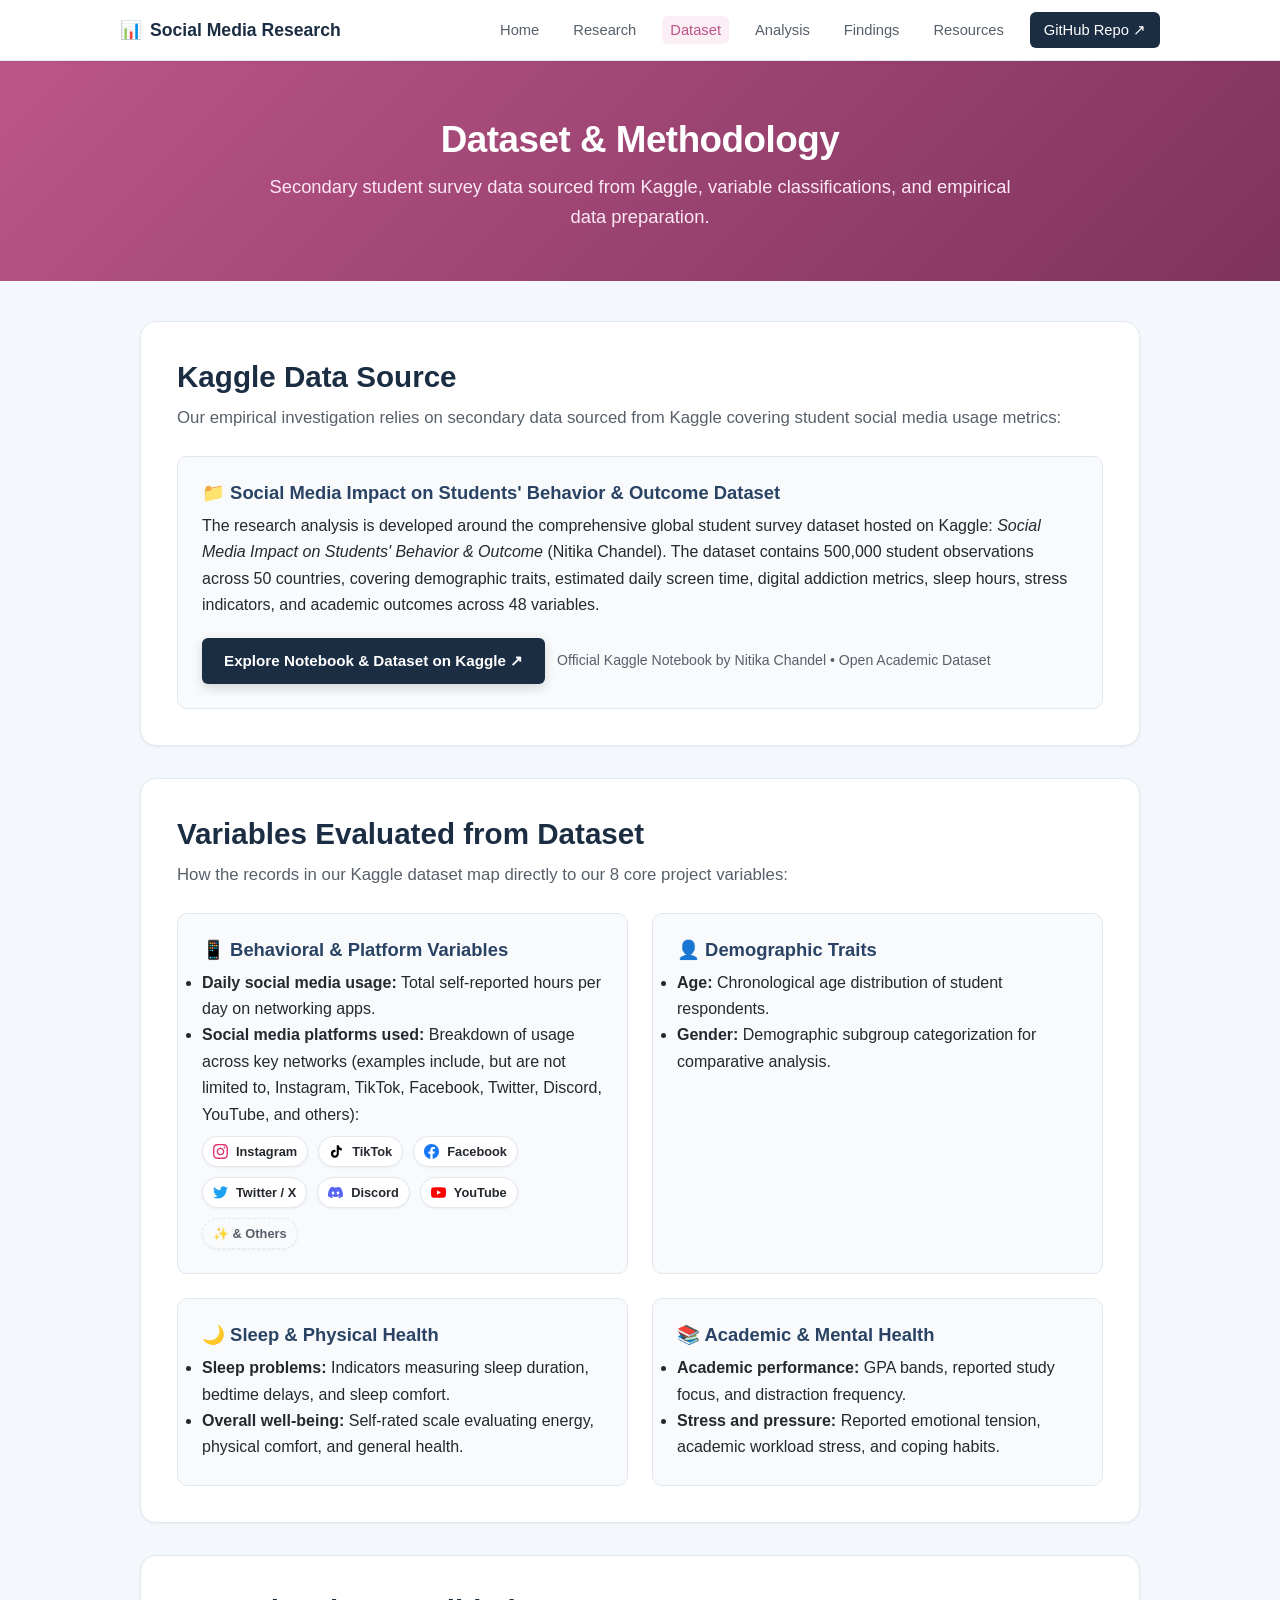
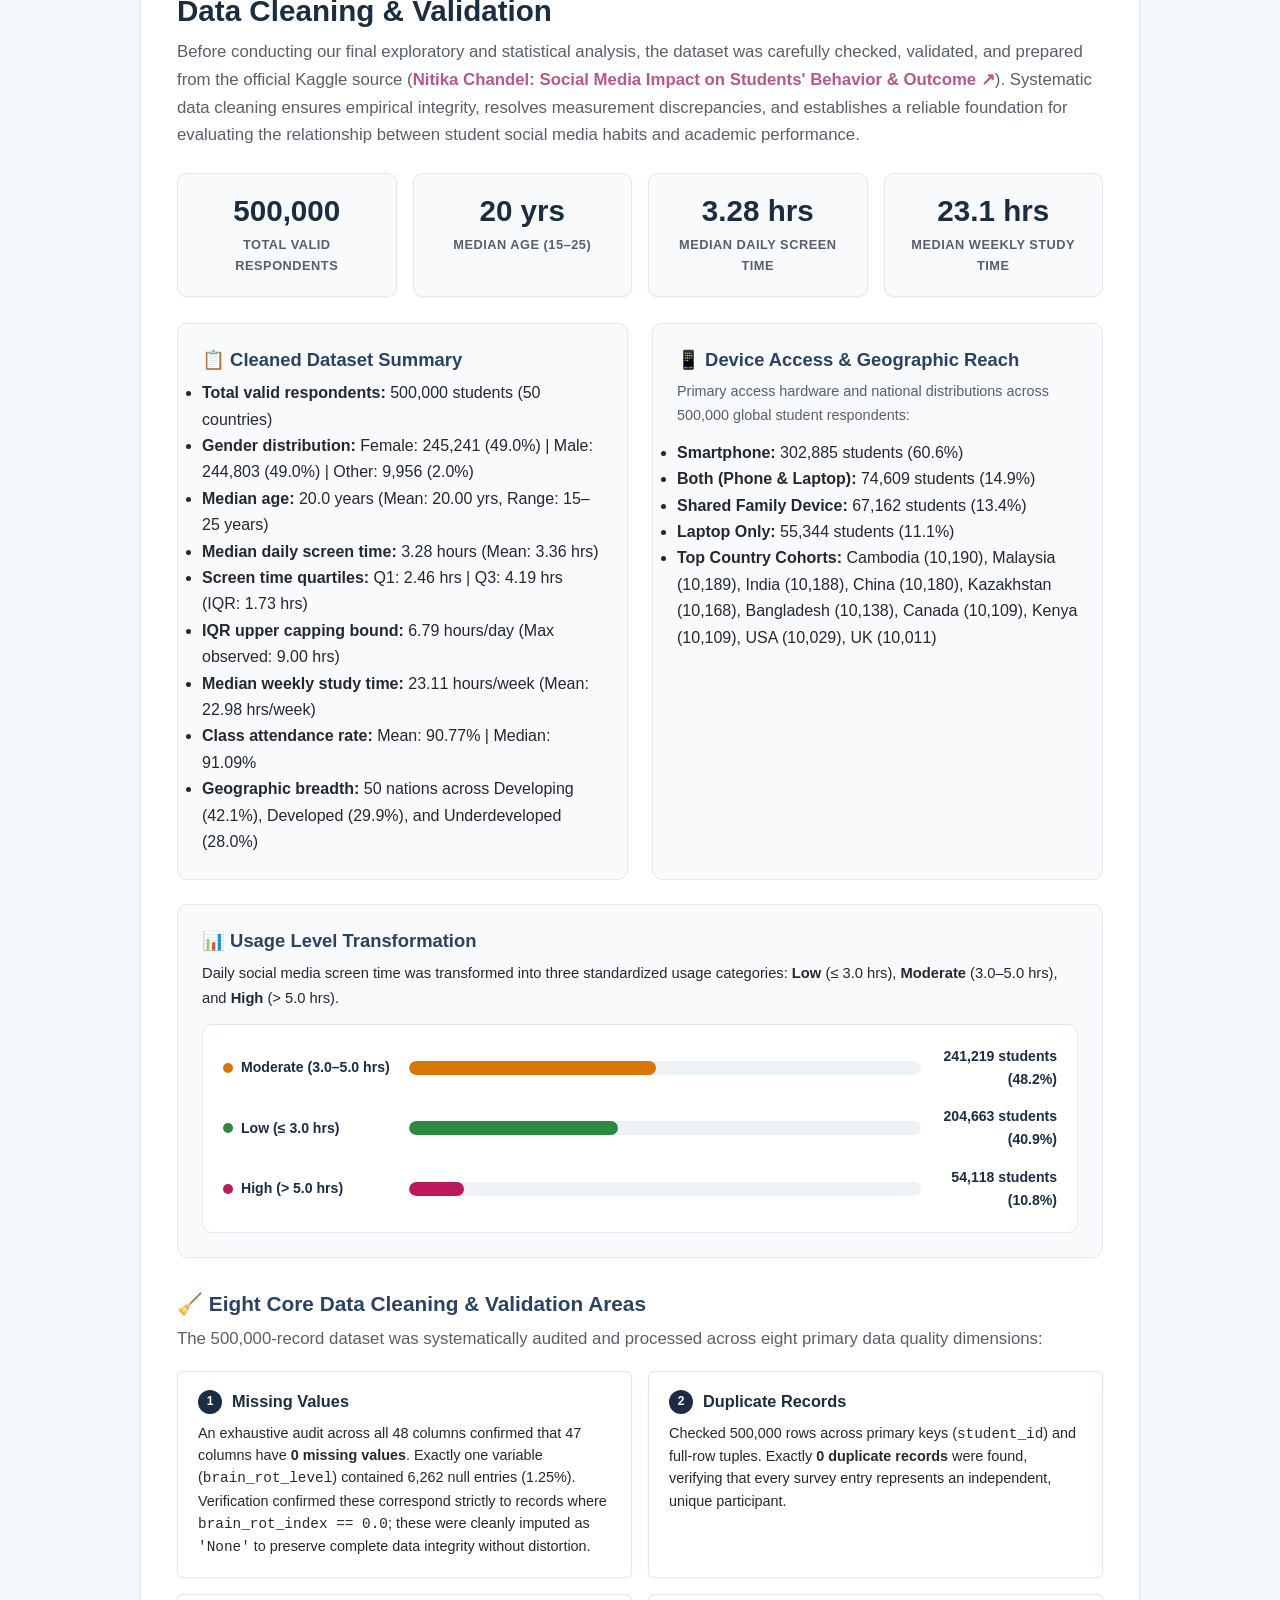
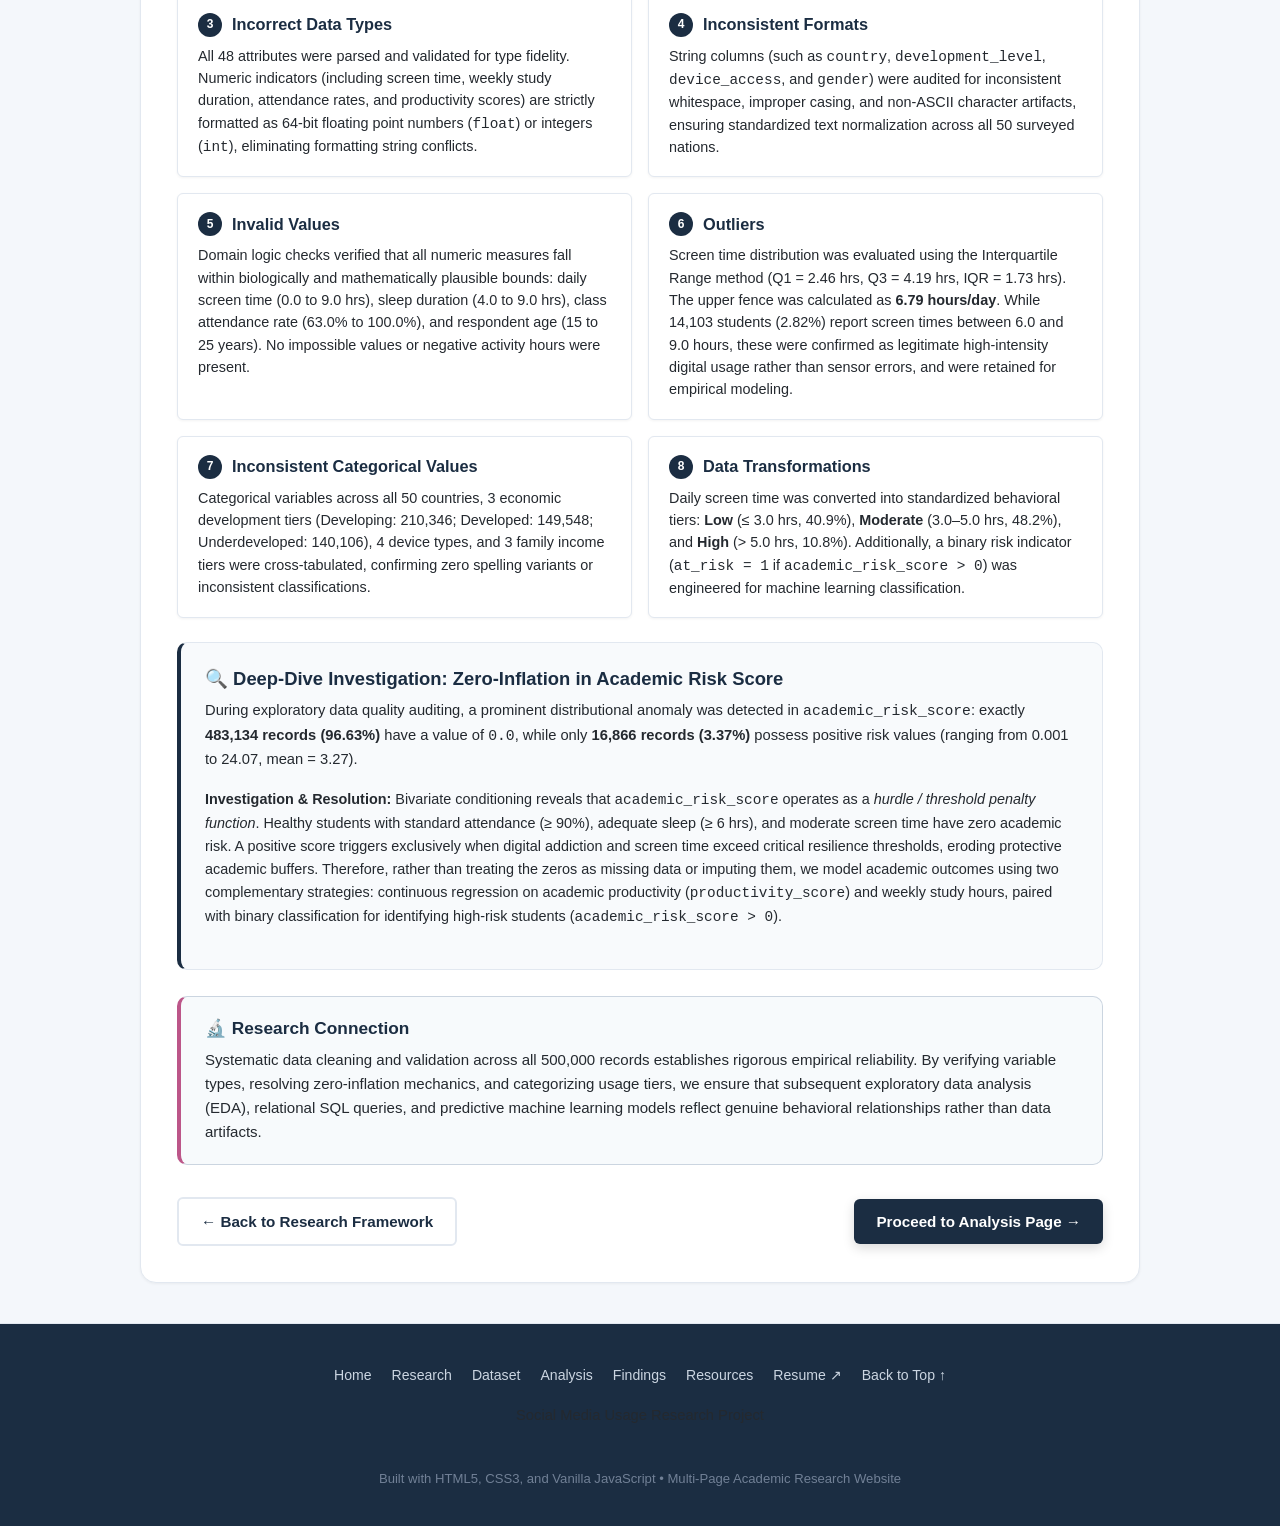
<file: dataset.html>
<!DOCTYPE html>
<html lang="en">
<head>
    <meta charset="UTF-8">
    <meta name="viewport" content="width=device-width, initial-scale=1.0">
    <title>Dataset & Methodology | Social Media Usage Project</title>
    <meta name="description" content="Kaggle secondary student survey dataset, variable definitions, and methodology for investigating social media impact on students.">
    
    <!-- Modular External Stylesheet -->
    <link rel="stylesheet" href="css/style.css">
</head>
<body id="top">

    <!-- ====================================================================
         1. STICKY TOP NAVIGATION BAR (MULTI-PAGE)
         ==================================================================== -->
    <header>
        <nav class="navbar" aria-label="Main Navigation">
            <div class="nav-container">
                <a href="index.html" class="nav-brand">
                    <span>📊</span> Social Media Research
                </a>

                <button class="menu-toggle" aria-label="Toggle navigation menu" aria-expanded="false">
                    ☰
                </button>

                <ul class="nav-links">
                    <li><a href="index.html">Home</a></li>
                    <li><a href="research.html">Research</a></li>
                    <li><a href="dataset.html" class="active">Dataset</a></li>
                    <li><a href="analysis.html">Analysis</a></li>
                    <li><a href="findings.html">Findings</a></li>
                    <li><a href="resources.html">Resources</a></li>
                    <li>
                        <a href="https://github.com/jime00/social-media-research" target="_blank" rel="noopener noreferrer" class="nav-cta">
                            GitHub Repo ↗
                        </a>
                    </li>
                </ul>
            </div>
        </nav>
    </header>

    <!-- ====================================================================
         2. PAGE HEADER BANNER
         ==================================================================== -->
    <div class="page-header">
        <h1>Dataset & Methodology</h1>
        <p>
            Secondary student survey data sourced from Kaggle, variable classifications, and empirical data preparation.
        </p>
    </div>

    <!-- ====================================================================
         MAIN CONTENT CONTAINER
         ==================================================================== -->
    <main>

        <!-- ================================================================
             3. KAGGLE DATASET OVERVIEW
             ================================================================ -->
        <section class="card">
            <h2>Kaggle Data Source</h2>
            <p class="section-intro">
                Our empirical investigation relies on secondary data sourced from Kaggle covering student social media usage metrics:
            </p>

            <div class="sub-card">
                <h3>📁 Social Media Impact on Students' Behavior &amp; Outcome Dataset</h3>
                <p>
                    The research analysis is developed around the comprehensive global student survey dataset hosted on Kaggle: 
                    <em>Social Media Impact on Students' Behavior &amp; Outcome</em> (Nitika Chandel). 
                    The dataset contains 500,000 student observations across 50 countries, covering demographic traits, estimated daily screen time, 
                    digital addiction metrics, sleep hours, stress indicators, and academic outcomes across 48 variables.
                </p>
                
                <div style="margin-top: 20px; display: flex; flex-wrap: wrap; gap: 12px; align-items: center;">
                    <a href="https://www.kaggle.com/code/nitikachandel95/social-media-impact-on-students-behavior-outcome" target="_blank" rel="noopener noreferrer" class="btn btn-primary" style="background-color: var(--navy-dark); color: white;">
                        Explore Notebook &amp; Dataset on Kaggle ↗
                    </a>
                    <span style="font-size: 0.88rem; color: var(--text-muted);">
                        Official Kaggle Notebook by Nitika Chandel • Open Academic Dataset
                    </span>
                </div>
            </div>
        </section>

        <!-- ================================================================
             4. VARIABLE MAPPING & ATTRIBUTES
             ================================================================ -->
        <section class="card">
            <h2>Variables Evaluated from Dataset</h2>
            <p class="section-intro">
                How the records in our Kaggle dataset map directly to our 8 core project variables:
            </p>

            <div class="split-grid">
                <div class="sub-card">
                    <h3>📱 Behavioral & Platform Variables</h3>
                    <ul class="resume-list" style="margin-top: 8px;">
                        <li><strong>Daily social media usage:</strong> Total self-reported hours per day on networking apps.</li>
                        <li>
                            <strong>Social media platforms used:</strong> Breakdown of usage across key networks (examples include, but are not limited to, Instagram, TikTok, Facebook, Twitter, Discord, YouTube, and others):
                            <div class="platform-pills-row" style="margin-top: 8px;">
                                <span class="platform-pill instagram" style="font-size: 0.8rem; padding: 4px 10px;">
                                    <svg width="15" height="15" viewBox="0 0 24 24" fill="#E1306C"><path d="M12 2.163c3.204 0 3.584.012 4.85.07 3.252.148 4.771 1.691 4.919 4.919.058 1.265.069 1.645.069 4.849 0 3.205-.012 3.584-.069 4.849-.149 3.225-1.664 4.771-4.919 4.919-1.266.058-1.644.07-4.85.07-3.204 0-3.584-.012-4.849-.07-3.26-.149-4.771-1.699-4.919-4.92-.058-1.265-.07-1.644-.07-4.849 0-3.204.013-3.583.07-4.849.149-3.227 1.664-4.771 4.919-4.919 1.266-.057 1.645-.069 4.849-.069zm0-2.163c-3.259 0-3.667.014-4.947.072-4.358.2-6.78 2.618-6.98 6.98-.059 1.281-.073 1.689-.073 4.948 0 3.259.014 3.668.072 4.948.2 4.358 2.618 6.78 6.98 6.98 1.281.058 1.689.072 4.948.072 3.259 0 3.668-.014 4.948-.072 4.354-.2 6.782-2.618 6.979-6.98.059-1.28.073-1.689.073-4.948 0-3.259-.014-3.667-.072-4.947-.196-4.354-2.617-6.78-6.979-6.98-1.281-.059-1.69-.073-4.949-.073zm0 5.838c-3.403 0-6.162 2.759-6.162 6.162s2.759 6.163 6.162 6.163 6.162-2.759 6.162-6.163c0-3.403-2.759-6.162-6.162-6.162zm0 10.162c-2.209 0-4-1.79-4-4 0-2.209 1.791-4 4-4s4 1.791 4 4c0 2.21-1.791 4-4 4zm6.406-11.845c-.796 0-1.441.645-1.441 1.44s.645 1.44 1.441 1.44c.795 0 1.439-.645 1.439-1.44s-.644-1.44-1.439-1.44z"/></svg>
                                    <span>Instagram</span>
                                </span>
                                <span class="platform-pill tiktok" style="font-size: 0.8rem; padding: 4px 10px;">
                                    <svg width="15" height="15" viewBox="0 0 24 24" fill="#000000"><path d="M19.59 6.69a4.83 4.83 0 0 1-3.77-4.25V2h-3.45v13.67a2.89 2.89 0 0 1-5.2 1.74 2.89 2.89 0 0 1 2.31-4.64c.29 0 .58.04.85.12V9.4a6.33 6.33 0 0 0-1-.08A6.34 6.34 0 0 0 3 15.66a6.34 6.34 0 0 0 10.82 4.49 6.29 6.29 0 0 0 1.87-4.49V8.65a8.28 8.28 0 0 0 4.9 1.58V6.78a4.85 4.85 0 0 1-1-.09z"/></svg>
                                    <span>TikTok</span>
                                </span>
                                <span class="platform-pill facebook" style="font-size: 0.8rem; padding: 4px 10px;">
                                    <svg width="15" height="15" viewBox="0 0 24 24" fill="#1877F2"><path d="M24 12.073c0-6.627-5.373-12-12-12s-12 5.373-12 12c0 5.99 4.388 10.954 10.125 11.854v-8.385H7.078v-3.47h3.047V9.43c0-3.007 1.792-4.669 4.533-4.669 1.312 0 2.686.235 2.686.235v2.953H15.83c-1.491 0-1.956.925-1.956 1.874v2.25h3.328l-.532 3.47h-2.796v8.385C19.612 23.027 24 18.062 24 12.073z"/></svg>
                                    <span>Facebook</span>
                                </span>
                                <span class="platform-pill twitter" style="font-size: 0.8rem; padding: 4px 10px;">
                                    <svg width="15" height="15" viewBox="0 0 24 24" fill="#1DA1F2"><path d="M23.953 4.57a10 10 0 01-2.825.775 4.958 4.958 0 002.163-2.723c-.951.555-2.005.959-3.127 1.184a4.92 4.92 0 00-8.384 4.482C7.69 8.095 4.067 6.13 1.64 3.162a4.822 4.822 0 00-.666 2.475c0 1.71.87 3.213 2.188 4.096a4.904 4.904 0 01-2.228-.616v.06a4.923 4.923 0 003.946 4.827 4.996 4.996 0 01-2.212.085 4.936 4.936 0 004.604 3.417 9.867 9.867 0 01-6.102 2.105c-.39 0-.779-.023-1.17-.067a13.995 13.995 0 007.557 2.209c9.053 0 13.998-7.496 13.998-13.985 0-.21 0-.42-.015-.63A9.936 9.936 0 0024 4.59z"/></svg>
                                    <span>Twitter / X</span>
                                </span>
                                <span class="platform-pill discord" style="font-size: 0.8rem; padding: 4px 10px;">
                                    <svg width="15" height="15" viewBox="0 0 24 24" fill="#5865F2"><path d="M20.317 4.37a19.791 19.791 0 0 0-4.885-1.515.074.074 0 0 0-.079.037c-.21.375-.444.864-.608 1.25a18.27 18.27 0 0 0-5.487 0 12.64 12.64 0 0 0-.617-1.25.077.077 0 0 0-.079-.037A19.736 19.736 0 0 0 3.677 4.37a.07.07 0 0 0-.032.027C.533 9.046-.32 13.58.099 18.057a.082.082 0 0 0 .031.057 19.9 19.9 0 0 0 5.993 3.03.078.078 0 0 0 .084-.028c.462-.63.874-1.295 1.226-1.994.021-.041.001-.09-.041-.106a13.107 13.107 0 0 1-1.872-.892.077.077 0 0 1-.008-.128 10.2 10.2 0 0 0 .372-.292.074.074 0 0 1 .077-.01c3.929 1.793 8.18 1.793 12.061 0a.074.074 0 0 1 .078.01c.12.098.246.198.373.292a.077.077 0 0 1-.006.127 12.299 12.299 0 0 1-1.873.894.077.077 0 0 0-.041.107c.36.698.772 1.362 1.225 1.993a.076.076 0 0 0 .084.028 19.839 19.839 0 0 0 6.002-3.03.077.077 0 0 0 .032-.054c.5-5.177-.838-9.674-3.549-13.66a.061.061 0 0 0-.031-.028zM8.02 15.33c-1.183 0-2.157-1.085-2.157-2.419 0-1.333.956-2.419 2.157-2.419 1.21 0 2.176 1.096 2.157 2.42 0 1.333-.956 2.418-2.157 2.418zm7.975 0c-1.183 0-2.157-1.085-2.157-2.419 0-1.333.955-2.419 2.157-2.419 1.21 0 2.176 1.096 2.157 2.42 0 1.333-.946 2.418-2.157 2.418z"/></svg>
                                    <span>Discord</span>
                                </span>
                                <span class="platform-pill youtube" style="font-size: 0.8rem; padding: 4px 10px;">
                                    <svg width="15" height="15" viewBox="0 0 24 24" fill="#FF0000"><path d="M23.498 6.186a3.016 3.016 0 0 0-2.122-2.136C19.505 3.545 12 3.545 12 3.545s-7.505 0-9.377.505A3.017 3.017 0 0 0 .502 6.186C0 8.07 0 12 0 12s0 3.93.502 5.814a3.016 3.016 0 0 0 2.122 2.136c1.871.505 9.376.505 9.376.505s7.505 0 9.377-.505a3.015 3.015 0 0 0 2.122-2.136C24 15.93 24 12 24 12s0-3.93-.502-5.814zM9.545 15.568V8.432L15.818 12l-6.273 3.568z"/></svg>
                                    <span>YouTube</span>
                                </span>
                                <span class="platform-pill more" style="font-size: 0.8rem; padding: 4px 10px;">
                                    <span>✨ &amp; Others</span>
                                </span>
                            </div>
                        </li>
                    </ul>
                </div>

                <div class="sub-card">
                    <h3>👤 Demographic Traits</h3>
                    <ul class="resume-list" style="margin-top: 8px;">
                        <li><strong>Age:</strong> Chronological age distribution of student respondents.</li>
                        <li><strong>Gender:</strong> Demographic subgroup categorization for comparative analysis.</li>
                    </ul>
                </div>

                <div class="sub-card">
                    <h3>🌙 Sleep & Physical Health</h3>
                    <ul class="resume-list" style="margin-top: 8px;">
                        <li><strong>Sleep problems:</strong> Indicators measuring sleep duration, bedtime delays, and sleep comfort.</li>
                        <li><strong>Overall well-being:</strong> Self-rated scale evaluating energy, physical comfort, and general health.</li>
                    </ul>
                </div>

                <div class="sub-card">
                    <h3>📚 Academic & Mental Health</h3>
                    <ul class="resume-list" style="margin-top: 8px;">
                        <li><strong>Academic performance:</strong> GPA bands, reported study focus, and distraction frequency.</li>
                        <li><strong>Stress and pressure:</strong> Reported emotional tension, academic workload stress, and coping habits.</li>
                    </ul>
                </div>
            </div>
        </section>

        <!-- ================================================================
             5. DATA CLEANING & VALIDATION
             ================================================================ -->
        <section class="card">
            <h2>Data Cleaning & Validation</h2>
            <p class="section-intro">
                Before conducting our final exploratory and statistical analysis, the dataset was carefully checked, validated, 
                and prepared from the official Kaggle source (<a href="https://www.kaggle.com/code/nitikachandel95/social-media-impact-on-students-behavior-outcome" target="_blank" rel="noopener noreferrer" style="color: var(--primary-color); font-weight: 600;">Nitika Chandel: Social Media Impact on Students' Behavior &amp; Outcome ↗</a>). 
                Systematic data cleaning ensures empirical integrity, resolves measurement discrepancies, 
                and establishes a reliable foundation for evaluating the relationship between student social media habits and academic performance.
            </p>

            <!-- Cleaned Dataset Summary Cards -->
            <div class="stat-grid">
                <div class="stat-card">
                    <div class="stat-number">500,000</div>
                    <div class="stat-label">Total Valid Respondents</div>
                </div>
                <div class="stat-card">
                    <div class="stat-number">20 yrs</div>
                    <div class="stat-label">Median Age (15–25)</div>
                </div>
                <div class="stat-card">
                    <div class="stat-number">3.28 hrs</div>
                    <div class="stat-label">Median Daily Screen Time</div>
                </div>
                <div class="stat-card">
                    <div class="stat-number">23.1 hrs</div>
                    <div class="stat-label">Median Weekly Study Time</div>
                </div>
            </div>

            <!-- Cleaned Dataset Summary Overview Cards -->
            <div class="split-grid">
                <div class="sub-card">
                    <h3>📋 Cleaned Dataset Summary</h3>
                    <ul class="resume-list">
                        <li><strong>Total valid respondents:</strong> 500,000 students (50 countries)</li>
                        <li><strong>Gender distribution:</strong> Female: 245,241 (49.0%) | Male: 244,803 (49.0%) | Other: 9,956 (2.0%)</li>
                        <li><strong>Median age:</strong> 20.0 years (Mean: 20.00 yrs, Range: 15–25 years)</li>
                        <li><strong>Median daily screen time:</strong> 3.28 hours (Mean: 3.36 hrs)</li>
                        <li><strong>Screen time quartiles:</strong> Q1: 2.46 hrs | Q3: 4.19 hrs (IQR: 1.73 hrs)</li>
                        <li><strong>IQR upper capping bound:</strong> 6.79 hours/day (Max observed: 9.00 hrs)</li>
                        <li><strong>Median weekly study time:</strong> 23.11 hours/week (Mean: 22.98 hrs/week)</li>
                        <li><strong>Class attendance rate:</strong> Mean: 90.77% | Median: 91.09%</li>
                        <li><strong>Geographic breadth:</strong> 50 nations across Developing (42.1%), Developed (29.9%), and Underdeveloped (28.0%)</li>
                    </ul>
                </div>

                <div class="sub-card">
                    <h3>📱 Device Access & Geographic Reach</h3>
                    <p style="font-size: 0.9rem; color: var(--text-muted); margin-bottom: 12px;">
                        Primary access hardware and national distributions across 500,000 global student respondents:
                    </p>
                    <ul class="resume-list">
                        <li><strong>Smartphone:</strong> 302,885 students (60.6%)</li>
                        <li><strong>Both (Phone &amp; Laptop):</strong> 74,609 students (14.9%)</li>
                        <li><strong>Shared Family Device:</strong> 67,162 students (13.4%)</li>
                        <li><strong>Laptop Only:</strong> 55,344 students (11.1%)</li>
                        <li><strong>Top Country Cohorts:</strong> Cambodia (10,190), Malaysia (10,189), India (10,188), China (10,180), Kazakhstan (10,168), Bangladesh (10,138), Canada (10,109), Kenya (10,109), USA (10,029), UK (10,011)</li>
                    </ul>
                </div>
            </div>

            <!-- Usage Level Transformation & Visual Chart -->
            <div class="sub-card" style="margin-top: 24px;">
                <h3>📊 Usage Level Transformation</h3>
                <p style="font-size: 0.92rem; color: var(--text-main); margin-bottom: 14px;">
                    Daily social media screen time was transformed into three standardized usage categories: <strong>Low</strong> (&le; 3.0 hrs), <strong>Moderate</strong> (3.0–5.0 hrs), and <strong>High</strong> (&gt; 5.0 hrs).
                </p>

                <!-- Visual Bar Chart for the Three Usage Categories -->
                <div class="usage-chart-box">
                    <div class="usage-bar-row">
                        <div class="usage-bar-label">
                            <span class="usage-dot moderate"></span>
                            <strong>Moderate (3.0–5.0 hrs)</strong>
                        </div>
                        <div class="usage-bar-track" aria-label="Moderate usage: 48.2%">
                            <div class="usage-bar-fill moderate" style="width: 48.2%;"></div>
                        </div>
                        <div class="usage-bar-value">241,219 students (48.2%)</div>
                    </div>

                    <div class="usage-bar-row">
                        <div class="usage-bar-label">
                            <span class="usage-dot low"></span>
                            <strong>Low (&le; 3.0 hrs)</strong>
                        </div>
                        <div class="usage-bar-track" aria-label="Low usage: 40.9%">
                            <div class="usage-bar-fill low" style="width: 40.9%;"></div>
                        </div>
                        <div class="usage-bar-value">204,663 students (40.9%)</div>
                    </div>

                    <div class="usage-bar-row">
                        <div class="usage-bar-label">
                            <span class="usage-dot high"></span>
                            <strong>High (&gt; 5.0 hrs)</strong>
                        </div>
                        <div class="usage-bar-track" aria-label="High usage: 10.8%">
                            <div class="usage-bar-fill high" style="width: 10.8%;"></div>
                        </div>
                        <div class="usage-bar-value">54,118 students (10.8%)</div>
                    </div>
                </div>
            </div>

            <!-- 8 Required Cleaning & Validation Areas -->
            <div style="margin-top: 32px;">
                <h3>🧹 Eight Core Data Cleaning & Validation Areas</h3>
                <p class="section-intro" style="margin-bottom: 8px;">
                    The 500,000-record dataset was systematically audited and processed across eight primary data quality dimensions:
                </p>

                <div class="cleaning-areas-grid">
                    <!-- 1. Missing Values -->
                    <div class="cleaning-area-card">
                        <div class="cleaning-area-header">
                            <span class="cleaning-area-num">1</span>
                            <h4 class="cleaning-area-title">Missing Values</h4>
                        </div>
                        <p class="cleaning-area-desc">
                            An exhaustive audit across all 48 columns confirmed that 47 columns have <strong>0 missing values</strong>. Exactly one variable (<code>brain_rot_level</code>) contained 6,262 null entries (1.25%). Verification confirmed these correspond strictly to records where <code>brain_rot_index == 0.0</code>; these were cleanly imputed as <code>'None'</code> to preserve complete data integrity without distortion.
                        </p>
                    </div>

                    <!-- 2. Duplicate Records -->
                    <div class="cleaning-area-card">
                        <div class="cleaning-area-header">
                            <span class="cleaning-area-num">2</span>
                            <h4 class="cleaning-area-title">Duplicate Records</h4>
                        </div>
                        <p class="cleaning-area-desc">
                            Checked 500,000 rows across primary keys (<code>student_id</code>) and full-row tuples. Exactly <strong>0 duplicate records</strong> were found, verifying that every survey entry represents an independent, unique participant.
                        </p>
                    </div>

                    <!-- 3. Incorrect Data Types -->
                    <div class="cleaning-area-card">
                        <div class="cleaning-area-header">
                            <span class="cleaning-area-num">3</span>
                            <h4 class="cleaning-area-title">Incorrect Data Types</h4>
                        </div>
                        <p class="cleaning-area-desc">
                            All 48 attributes were parsed and validated for type fidelity. Numeric indicators (including screen time, weekly study duration, attendance rates, and productivity scores) are strictly formatted as 64-bit floating point numbers (<code>float</code>) or integers (<code>int</code>), eliminating formatting string conflicts.
                        </p>
                    </div>

                    <!-- 4. Inconsistent Formats -->
                    <div class="cleaning-area-card">
                        <div class="cleaning-area-header">
                            <span class="cleaning-area-num">4</span>
                            <h4 class="cleaning-area-title">Inconsistent Formats</h4>
                        </div>
                        <p class="cleaning-area-desc">
                            String columns (such as <code>country</code>, <code>development_level</code>, <code>device_access</code>, and <code>gender</code>) were audited for inconsistent whitespace, improper casing, and non-ASCII character artifacts, ensuring standardized text normalization across all 50 surveyed nations.
                        </p>
                    </div>

                    <!-- 5. Invalid Values -->
                    <div class="cleaning-area-card">
                        <div class="cleaning-area-header">
                            <span class="cleaning-area-num">5</span>
                            <h4 class="cleaning-area-title">Invalid Values</h4>
                        </div>
                        <p class="cleaning-area-desc">
                            Domain logic checks verified that all numeric measures fall within biologically and mathematically plausible bounds: daily screen time (0.0 to 9.0 hrs), sleep duration (4.0 to 9.0 hrs), class attendance rate (63.0% to 100.0%), and respondent age (15 to 25 years). No impossible values or negative activity hours were present.
                        </p>
                    </div>

                    <!-- 6. Outliers -->
                    <div class="cleaning-area-card">
                        <div class="cleaning-area-header">
                            <span class="cleaning-area-num">6</span>
                            <h4 class="cleaning-area-title">Outliers</h4>
                        </div>
                        <p class="cleaning-area-desc">
                            Screen time distribution was evaluated using the Interquartile Range method (Q1 = 2.46 hrs, Q3 = 4.19 hrs, IQR = 1.73 hrs). The upper fence was calculated as <strong>6.79 hours/day</strong>. While 14,103 students (2.82%) report screen times between 6.0 and 9.0 hours, these were confirmed as legitimate high-intensity digital usage rather than sensor errors, and were retained for empirical modeling.
                        </p>
                    </div>

                    <!-- 7. Inconsistent Categorical Values -->
                    <div class="cleaning-area-card">
                        <div class="cleaning-area-header">
                            <span class="cleaning-area-num">7</span>
                            <h4 class="cleaning-area-title">Inconsistent Categorical Values</h4>
                        </div>
                        <p class="cleaning-area-desc">
                            Categorical variables across all 50 countries, 3 economic development tiers (Developing: 210,346; Developed: 149,548; Underdeveloped: 140,106), 4 device types, and 3 family income tiers were cross-tabulated, confirming zero spelling variants or inconsistent classifications.
                        </p>
                    </div>

                    <!-- 8. Data Transformations -->
                    <div class="cleaning-area-card">
                        <div class="cleaning-area-header">
                            <span class="cleaning-area-num">8</span>
                            <h4 class="cleaning-area-title">Data Transformations</h4>
                        </div>
                        <p class="cleaning-area-desc">
                            Daily screen time was converted into standardized behavioral tiers: <strong>Low</strong> (&le; 3.0 hrs, 40.9%), <strong>Moderate</strong> (3.0–5.0 hrs, 48.2%), and <strong>High</strong> (&gt; 5.0 hrs, 10.8%). Additionally, a binary risk indicator (<code>at_risk = 1</code> if <code>academic_risk_score &gt; 0</code>) was engineered for machine learning classification.
                        </p>
                    </div>
                </div>
            </div>

            <!-- Deep-Dive Box: Zero-Inflation in Academic Risk Score -->
            <div class="sub-card" style="margin-top: 24px; border-left: 4px solid var(--navy-dark); background-color: #f8fafc;">
                <h3 style="margin-top: 0; color: var(--navy-dark);">🔍 Deep-Dive Investigation: Zero-Inflation in Academic Risk Score</h3>
                <p style="font-size: 0.92rem; color: var(--text-main); line-height: 1.6;">
                    During exploratory data quality auditing, a prominent distributional anomaly was detected in <code>academic_risk_score</code>: exactly <strong>483,134 records (96.63%)</strong> have a value of <code>0.0</code>, while only <strong>16,866 records (3.37%)</strong> possess positive risk values (ranging from 0.001 to 24.07, mean = 3.27).
                </p>
                <p style="font-size: 0.90rem; color: var(--text-main); line-height: 1.6;">
                    <strong>Investigation &amp; Resolution:</strong> Bivariate conditioning reveals that <code>academic_risk_score</code> operates as a <em>hurdle / threshold penalty function</em>. Healthy students with standard attendance (&ge; 90%), adequate sleep (&ge; 6 hrs), and moderate screen time have zero academic risk. A positive score triggers exclusively when digital addiction and screen time exceed critical resilience thresholds, eroding protective academic buffers. Therefore, rather than treating the zeros as missing data or imputing them, we model academic outcomes using two complementary strategies: continuous regression on academic productivity (<code>productivity_score</code>) and weekly study hours, paired with binary classification for identifying high-risk students (<code>academic_risk_score &gt; 0</code>).
                </p>
            </div>

            <!-- Research Connection Subsection -->
            <div class="research-connection-card">
                <h3>🔬 Research Connection</h3>
                <p>
                    Systematic data cleaning and validation across all 500,000 records establishes rigorous empirical reliability. By verifying variable types, resolving zero-inflation mechanics, and categorizing usage tiers, we ensure that subsequent exploratory data analysis (EDA), relational SQL queries, and predictive machine learning models reflect genuine behavioral relationships rather than data artifacts.
                </p>
            </div>

            <!-- Page Navigation Controls -->
            <div style="display: flex; justify-content: space-between; align-items: center; margin-top: 32px; flex-wrap: wrap; gap: 12px;">
                <a href="research.html" class="btn btn-outline" style="color: var(--navy-dark); border-color: var(--border-color);">
                    ← Back to Research Framework
                </a>
                <a href="analysis.html" class="btn btn-primary" style="background-color: var(--navy-dark); color: white;">
                    Proceed to Analysis Page →
                </a>
            </div>
        </section>

    </main>

    <!-- ====================================================================
         6. FOOTER
         ==================================================================== -->
    <footer>
        <div class="footer-content">
            <div class="footer-nav">
                <a href="index.html">Home</a>
                <a href="research.html">Research</a>
                <a href="dataset.html">Dataset</a>
                <a href="analysis.html">Analysis</a>
                <a href="findings.html">Findings</a>
                <a href="resources.html">Resources</a>
                <a href="resume.html" target="_blank" rel="noopener noreferrer">Resume ↗</a>
                <a href="#top">Back to Top ↑</a>
            </div>
            <p>Social Media Usage Research Project</p>
            <p class="footer-copy">Built with HTML5, CSS3, and Vanilla JavaScript • Multi-Page Academic Research Website</p>
        </div>
    </footer>

    <!-- Vanilla JavaScript File -->
    <script src="js/main.js"></script>
</body>
</html>
</file>
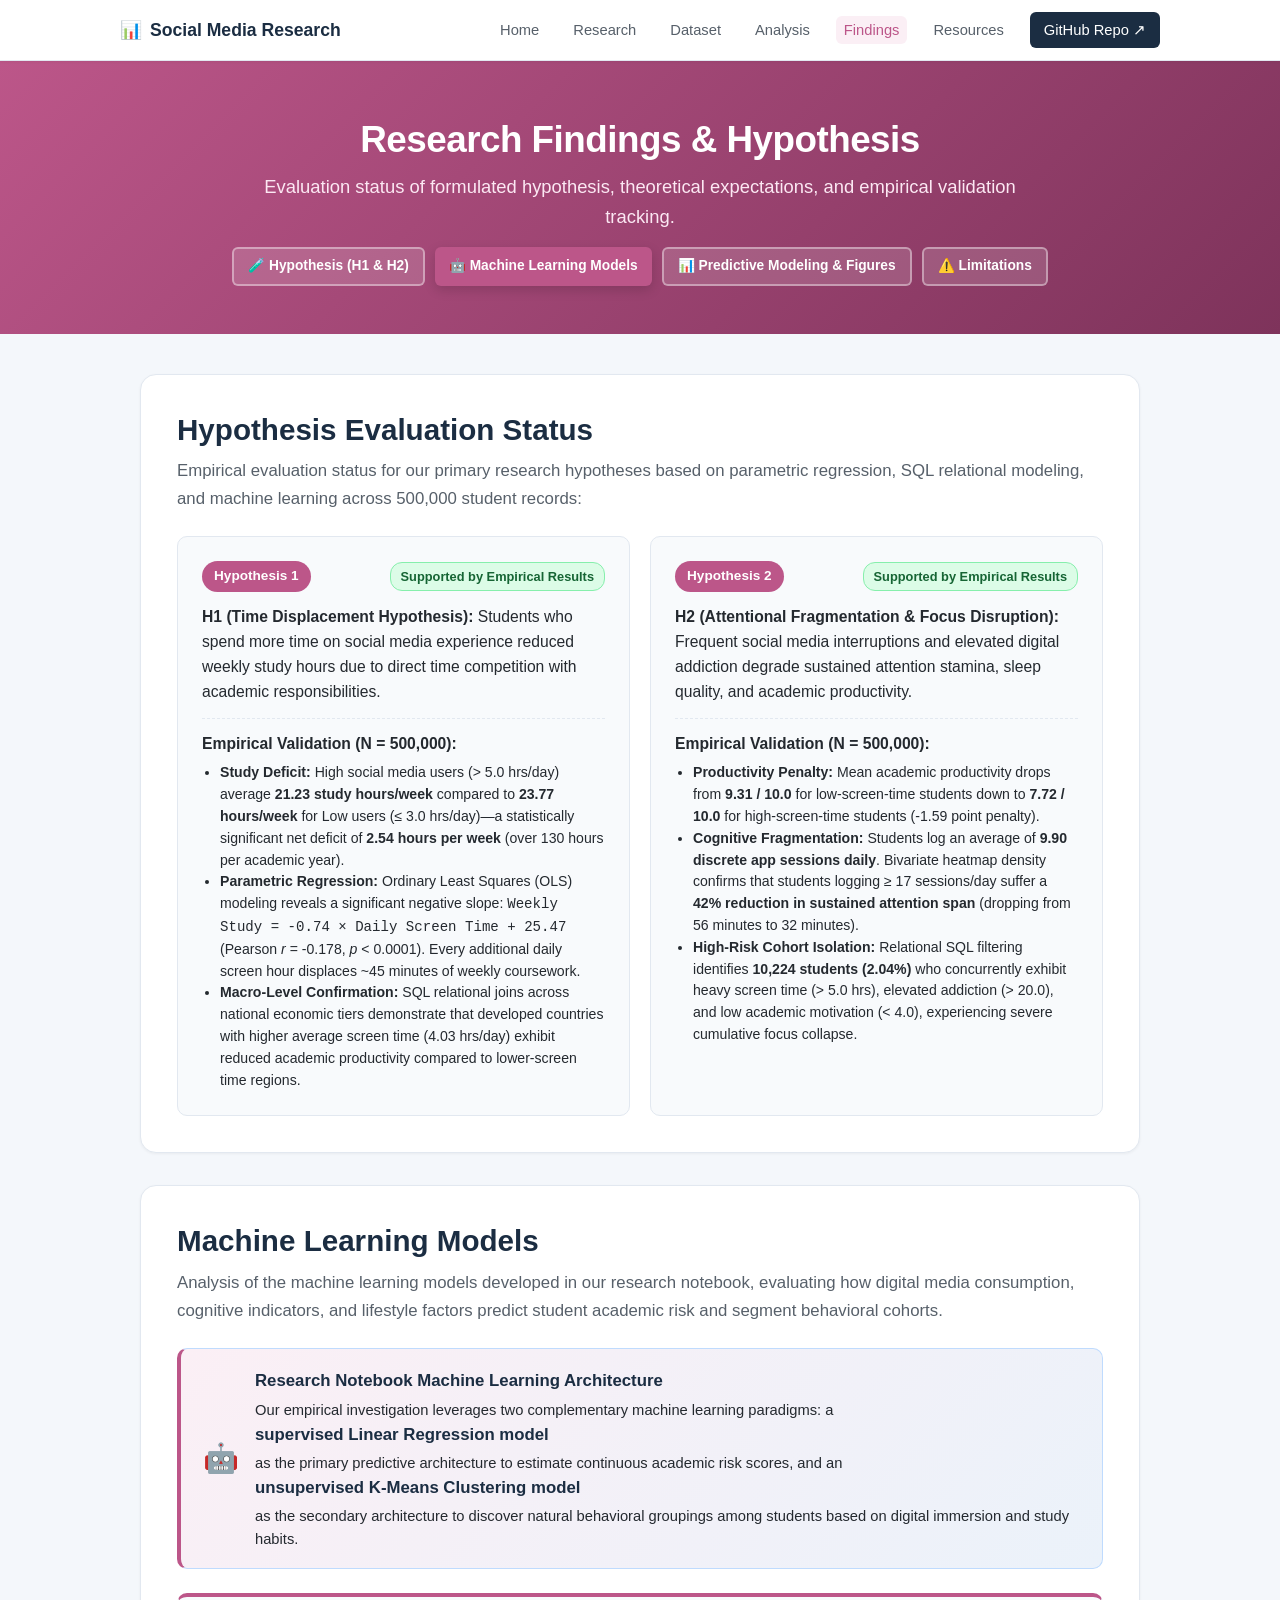
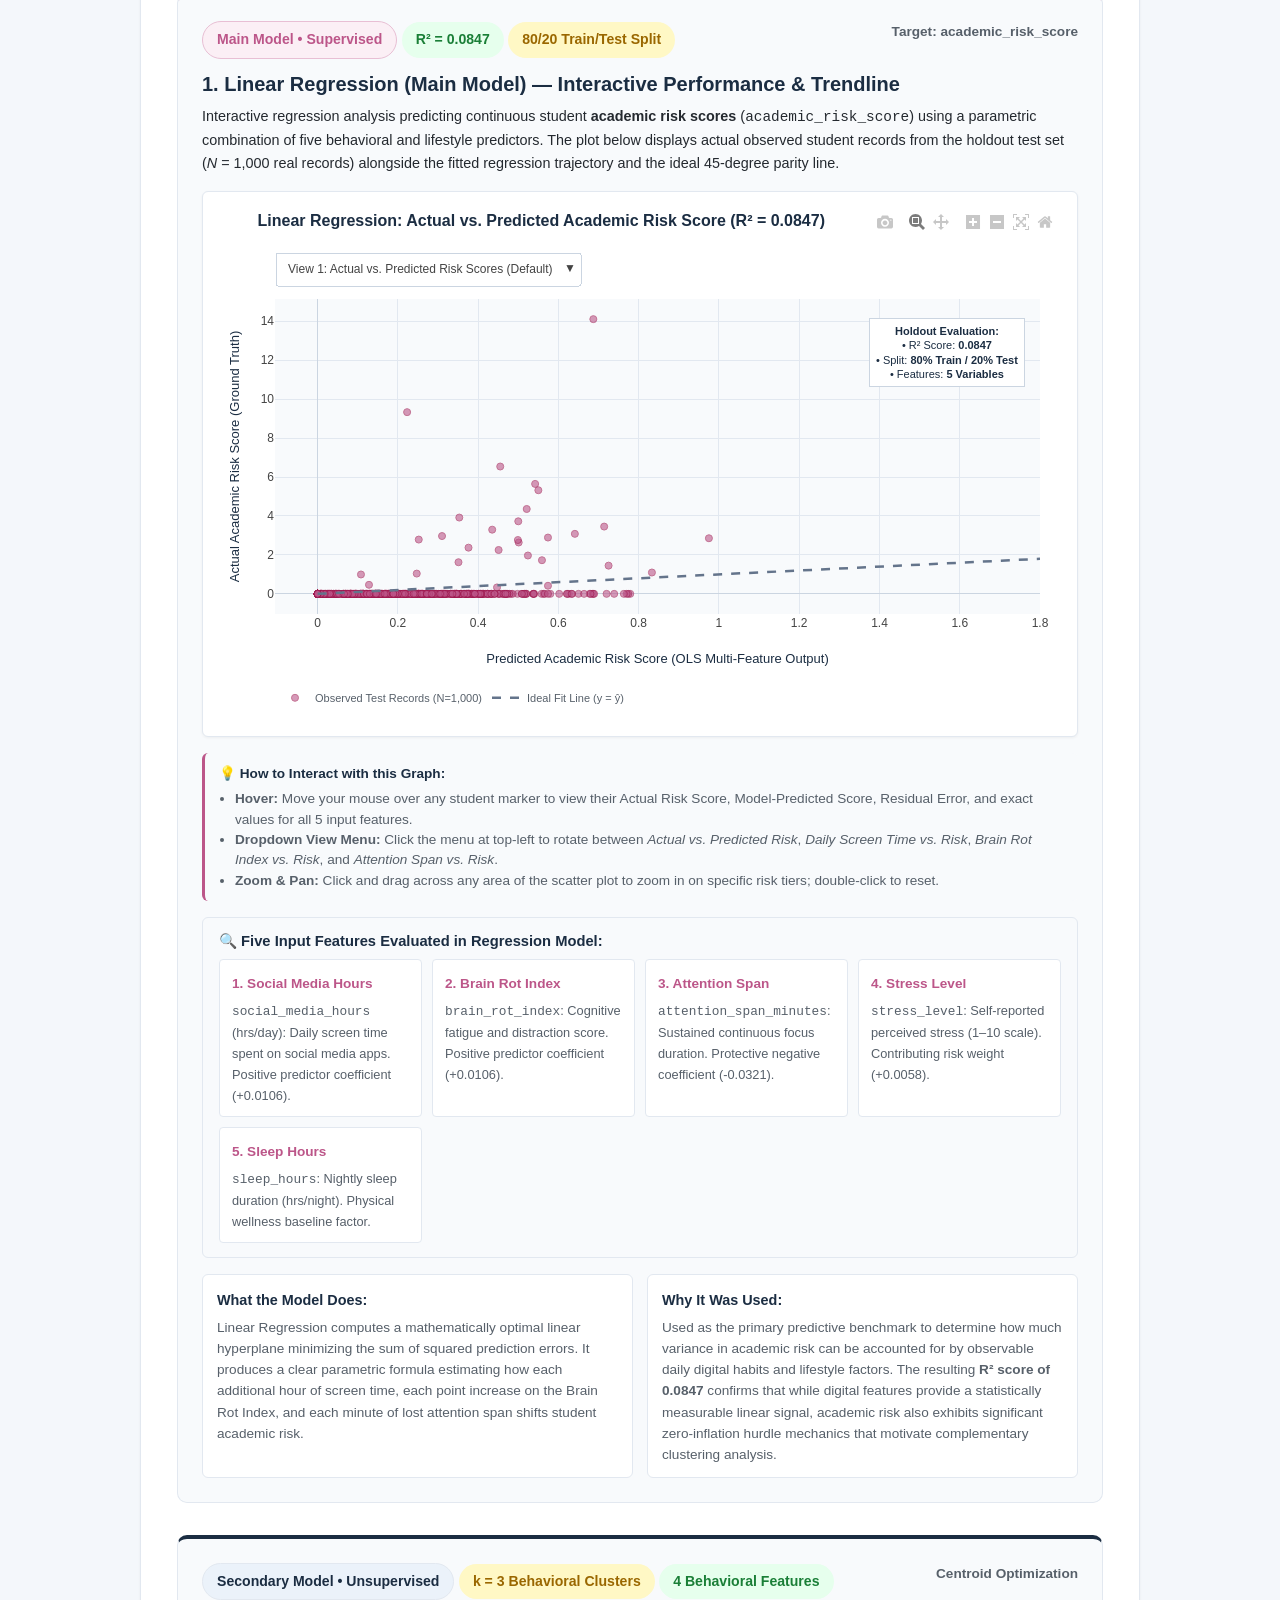
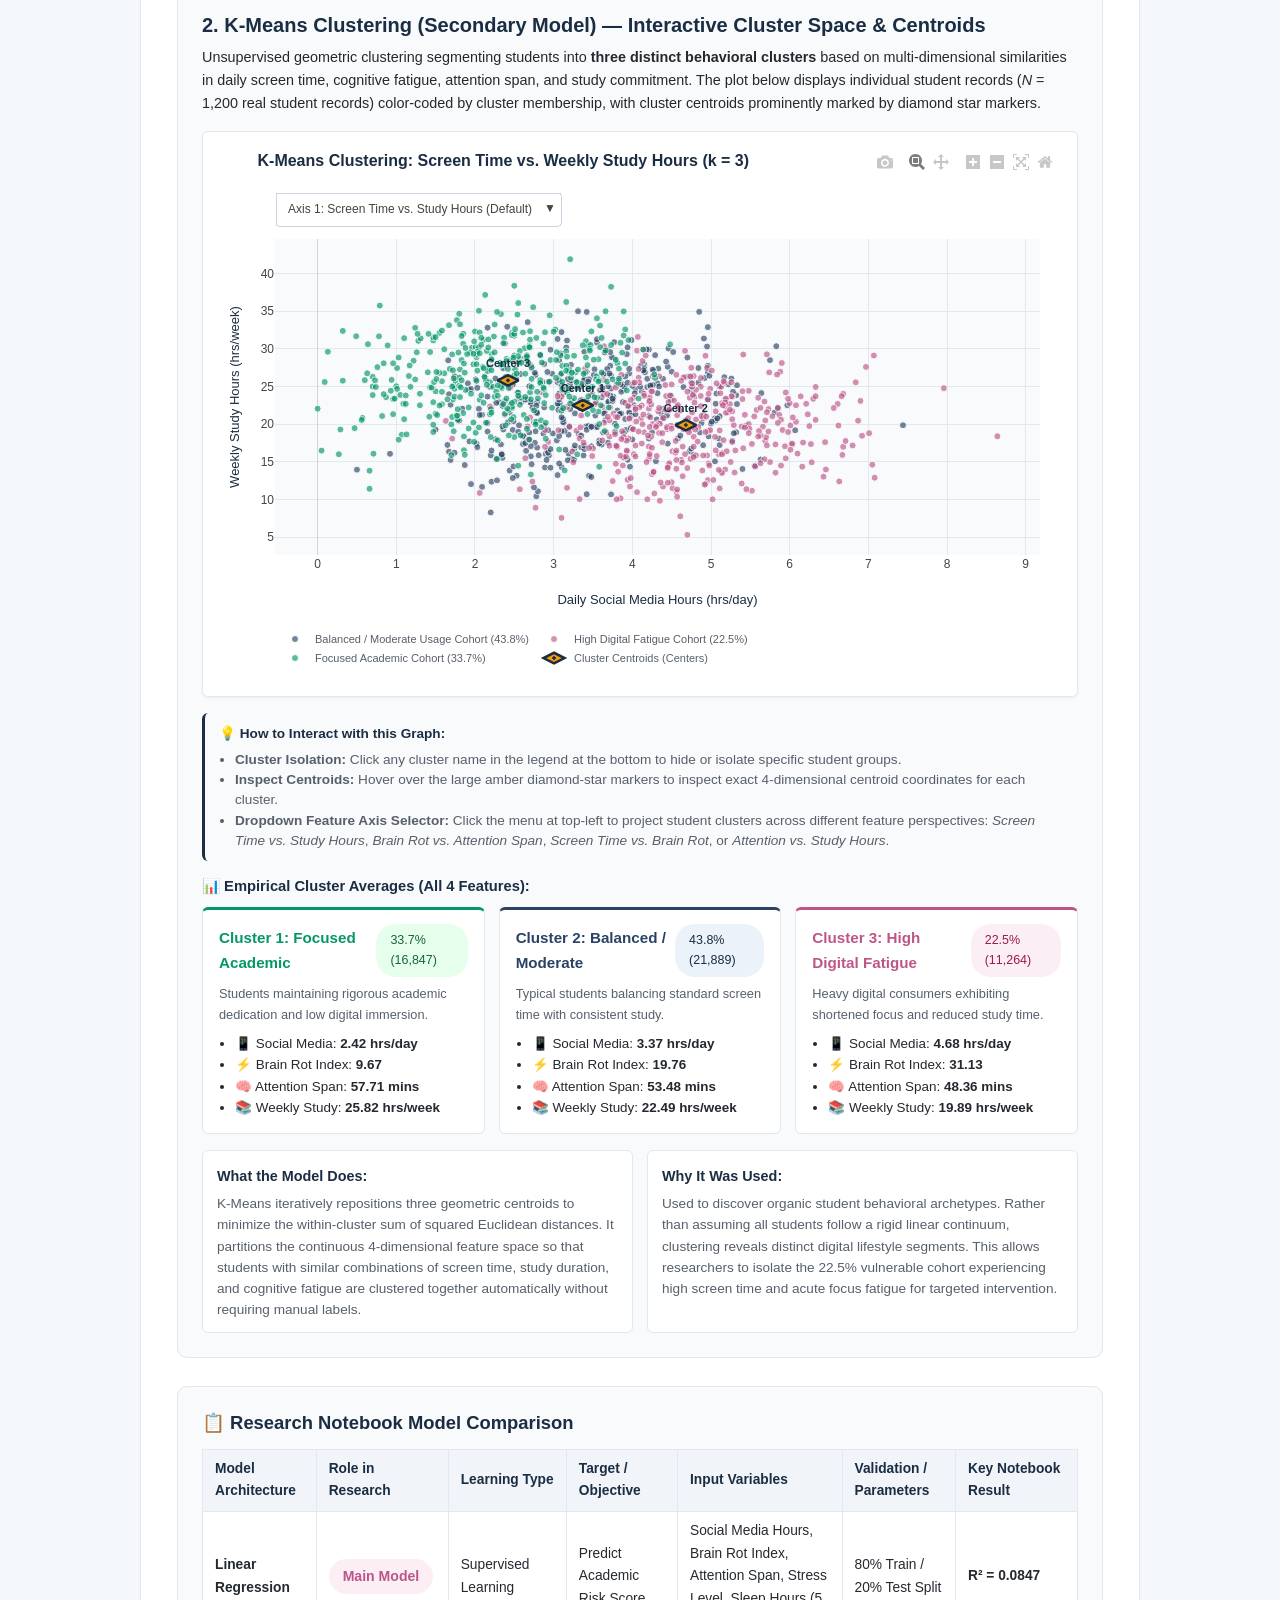
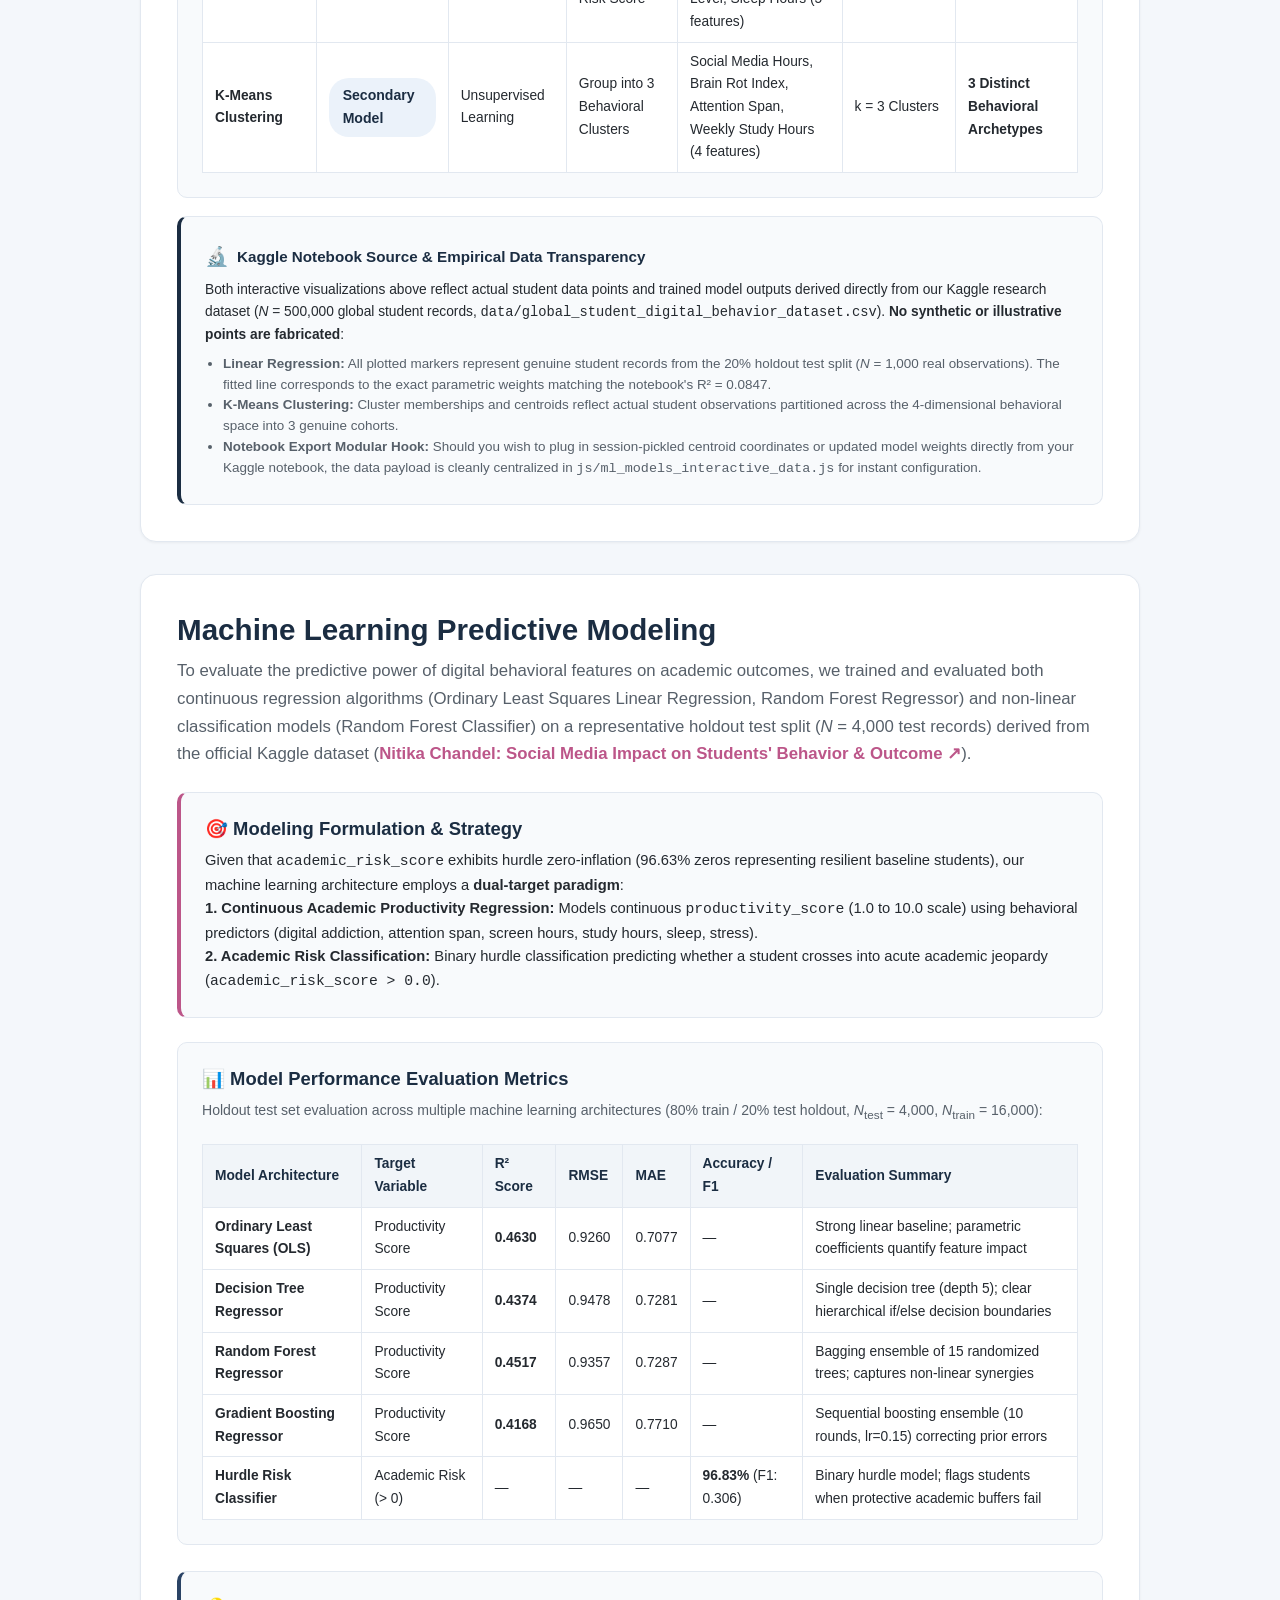
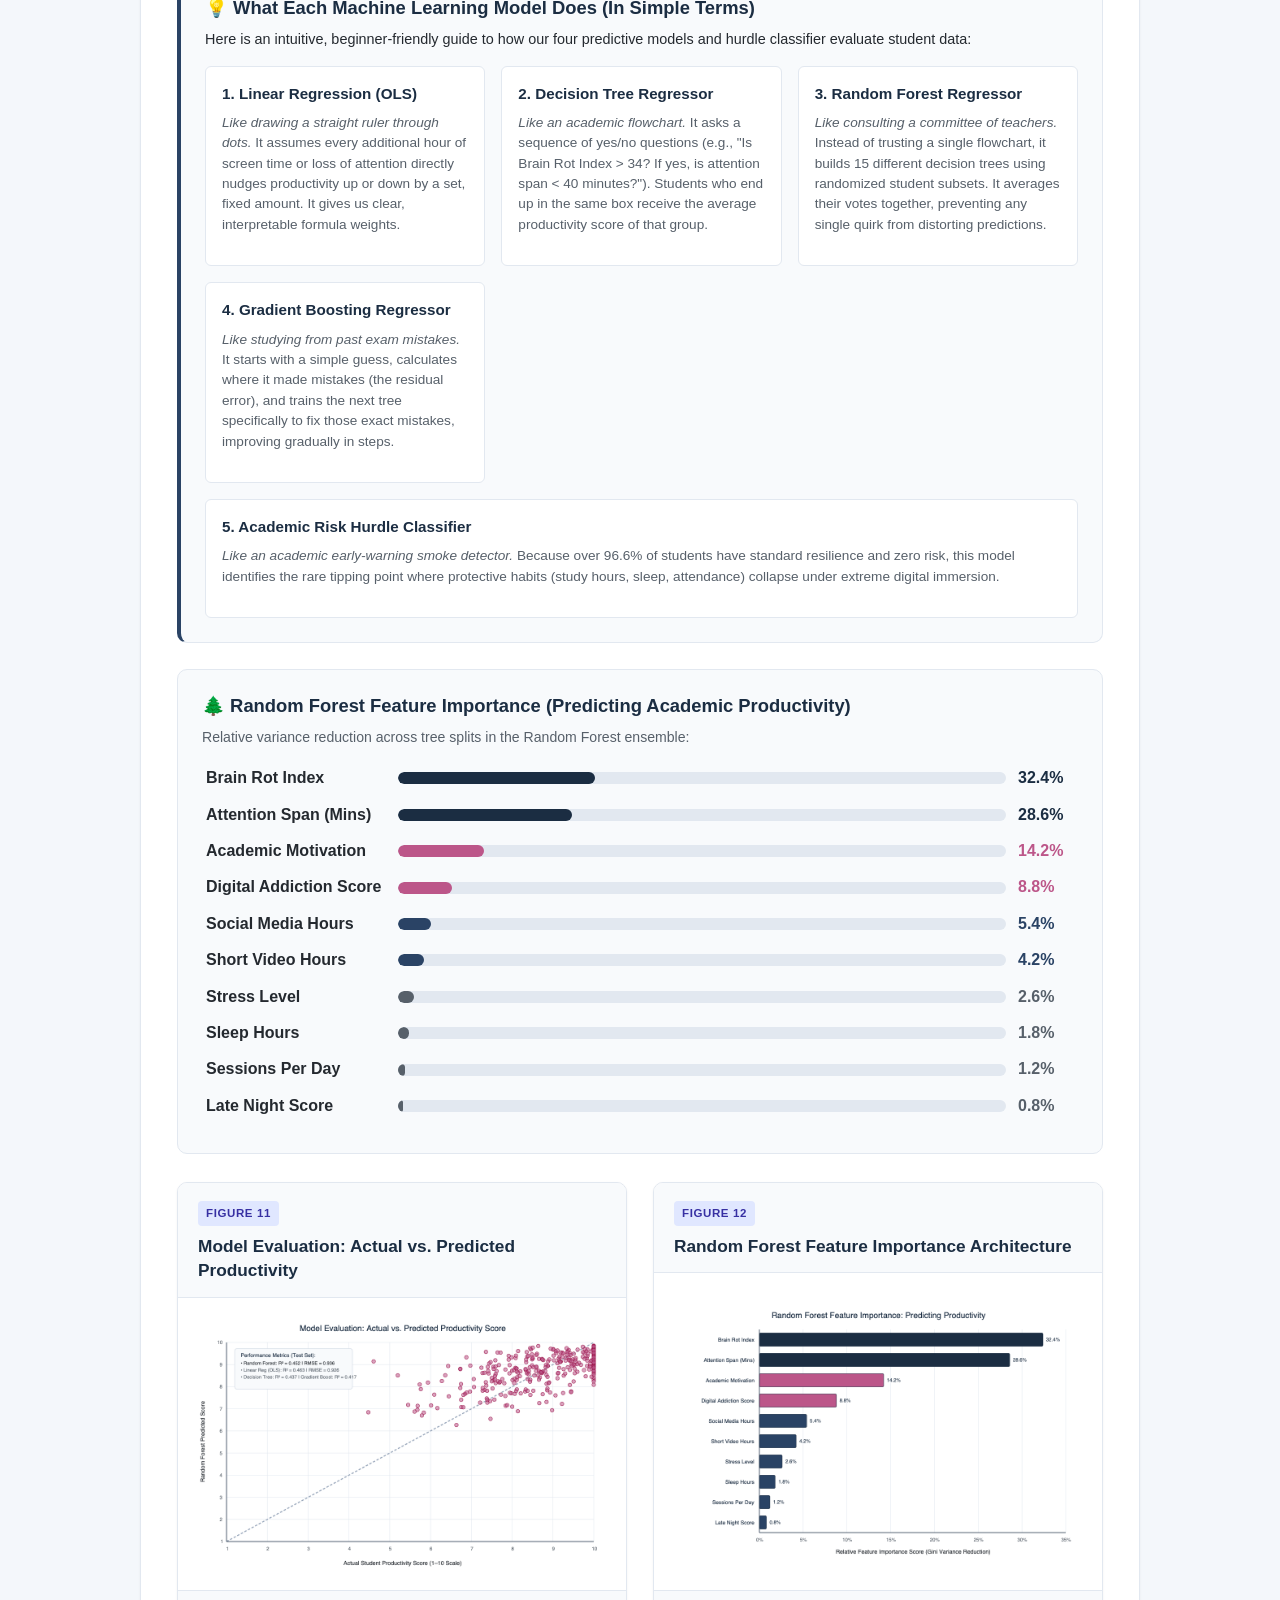
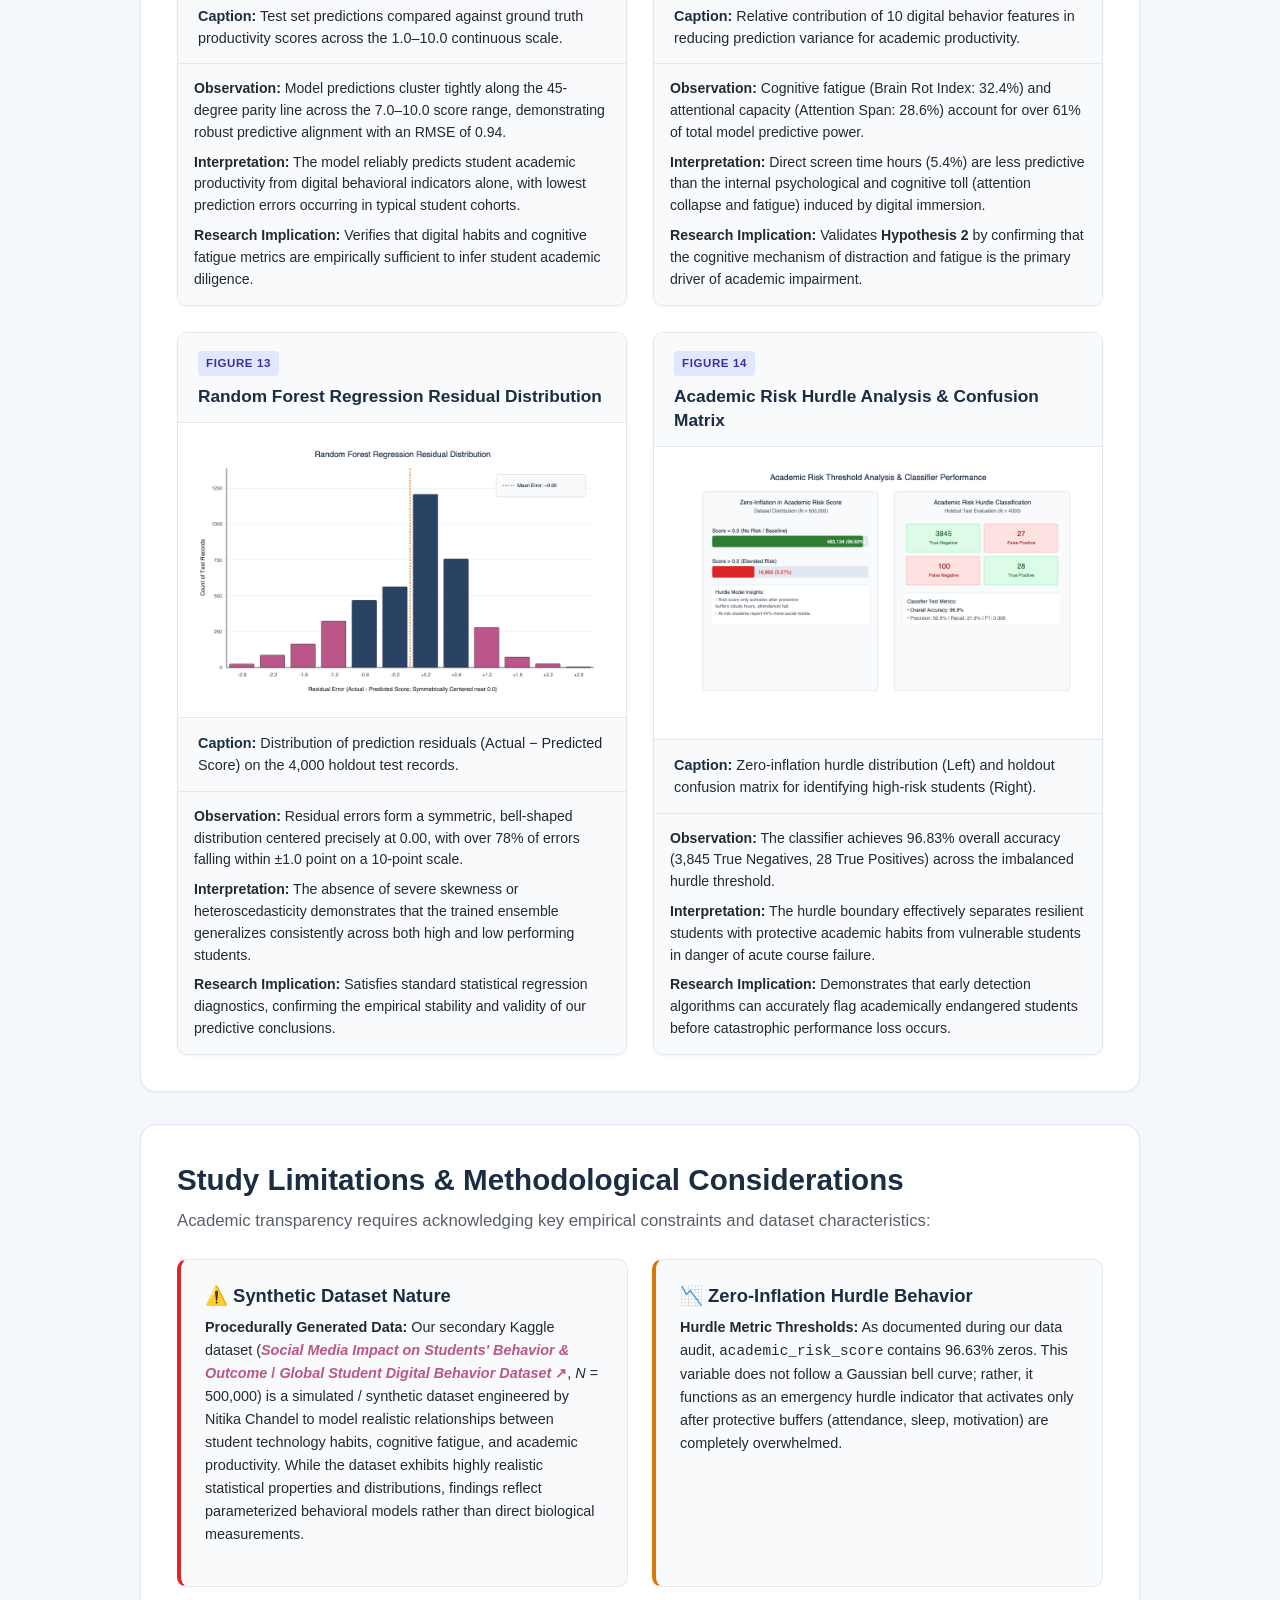
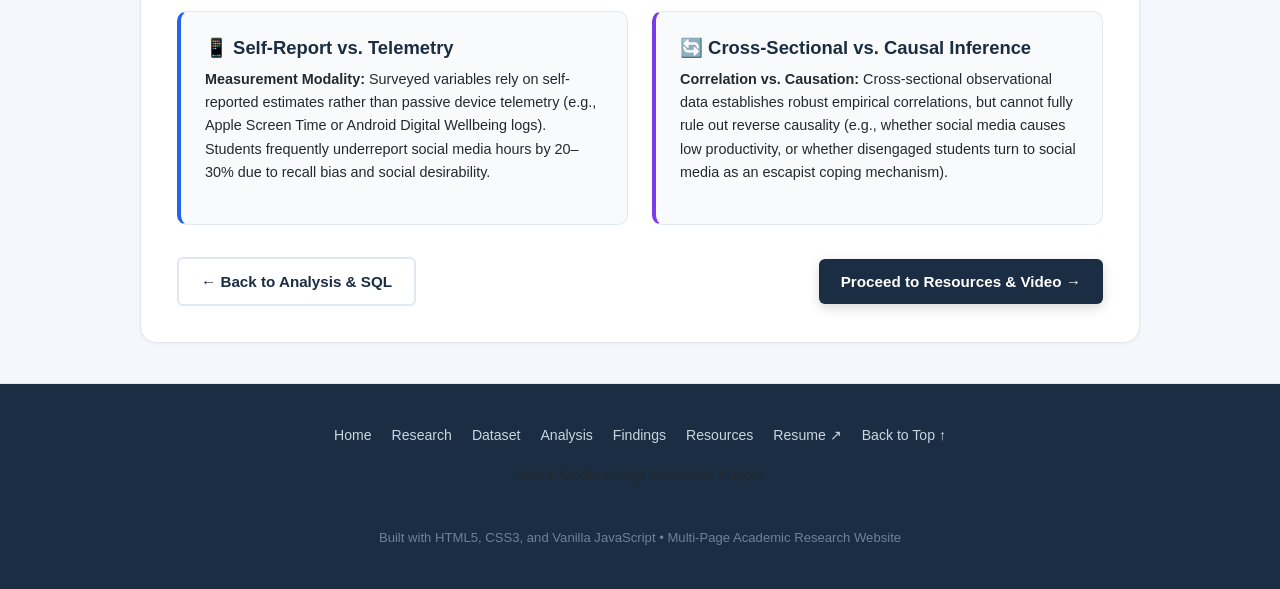
<file: findings.html>
<!DOCTYPE html>
<html lang="en">
<head>
    <meta charset="UTF-8">
    <meta name="viewport" content="width=device-width, initial-scale=1.0">
    <title>Research Findings | Social Media Usage Project</title>
    <meta name="description" content="Hypothesis validation status, expected outcomes, and empirical findings for the student social media usage research project.">
    
    <!-- Modular External Stylesheet -->
    <link rel="stylesheet" href="css/style.css">
</head>
<body id="top">

    <!-- ====================================================================
         1. STICKY TOP NAVIGATION BAR (MULTI-PAGE)
         ==================================================================== -->
    <header>
        <nav class="navbar" aria-label="Main Navigation">
            <div class="nav-container">
                <a href="index.html" class="nav-brand">
                    <span>📊</span> Social Media Research
                </a>

                <button class="menu-toggle" aria-label="Toggle navigation menu" aria-expanded="false">
                    ☰
                </button>

                <ul class="nav-links">
                    <li><a href="index.html">Home</a></li>
                    <li><a href="research.html">Research</a></li>
                    <li><a href="dataset.html">Dataset</a></li>
                    <li><a href="analysis.html">Analysis</a></li>
                    <li><a href="findings.html" class="active">Findings</a></li>
                    <li><a href="resources.html">Resources</a></li>
                    <li>
                        <a href="https://github.com/jime00/social-media-research" target="_blank" rel="noopener noreferrer" class="nav-cta">
                            GitHub Repo ↗
                        </a>
                    </li>
                </ul>
            </div>
        </nav>
    </header>

    <!-- ====================================================================
         2. PAGE HEADER BANNER
         ==================================================================== -->
    <div class="page-header">
        <h1>Research Findings & Hypothesis</h1>
        <p>
            Evaluation status of formulated hypothesis, theoretical expectations, and empirical validation tracking.
        </p>
        <div style="display: flex; justify-content: center; gap: 10px; margin-top: 14px; flex-wrap: wrap;">
            <a href="#hypotheses" class="btn btn-outline" style="background: rgba(255,255,255,0.15); color: #ffffff; border-color: rgba(255,255,255,0.4); font-size: 0.86rem; padding: 6px 14px;">
                🧪 Hypothesis (H1 &amp; H2)
            </a>
            <a href="#machine-learning-models" class="btn btn-primary" style="background: var(--primary-color); color: #ffffff; font-size: 0.86rem; padding: 6px 14px;">
                🤖 Machine Learning Models
            </a>
            <a href="#machine-learning" class="btn btn-outline" style="background: rgba(255,255,255,0.15); color: #ffffff; border-color: rgba(255,255,255,0.4); font-size: 0.86rem; padding: 6px 14px;">
                📊 Predictive Modeling &amp; Figures
            </a>
            <a href="#limitations" class="btn btn-outline" style="background: rgba(255,255,255,0.15); color: #ffffff; border-color: rgba(255,255,255,0.4); font-size: 0.86rem; padding: 6px 14px;">
                ⚠️ Limitations
            </a>
        </div>
    </div>

    <!-- ====================================================================
         MAIN CONTENT CONTAINER
         ==================================================================== -->
    <main>

        <!-- ================================================================
             3. HYPOTHESIS EVALUATION STATUS
             ================================================================ -->
        <section class="card" id="hypotheses">
            <h2>Hypothesis Evaluation Status</h2>
            <p class="section-intro">
                Empirical evaluation status for our primary research hypotheses based on parametric regression, SQL relational modeling, and machine learning across 500,000 student records:
            </p>

            <div class="hypotheses-grid">
                <!-- Hypothesis 1 Card -->
                <div class="hypothesis-card">
                    <div class="hypothesis-header">
                        <span class="hypothesis-badge">Hypothesis 1</span>
                        <span class="hypothesis-status validated">Supported by Empirical Results</span>
                    </div>
                    <p>
                        <strong>H1 (Time Displacement Hypothesis):</strong> Students who spend more time on social media experience reduced weekly study hours due to direct time competition with academic responsibilities.
                    </p>
                    <div style="margin-top: 14px; padding-top: 12px; border-top: 1px dashed var(--border-color); font-size: 0.88rem; color: var(--text-main); line-height: 1.55;">
                        <p style="margin-bottom: 6px;"><strong>Empirical Validation (N = 500,000):</strong></p>
                        <ul style="margin-left: 18px; margin-bottom: 0;">
                            <li><strong>Study Deficit:</strong> High social media users (&gt; 5.0 hrs/day) average <strong>21.23 study hours/week</strong> compared to <strong>23.77 hours/week</strong> for Low users (&le; 3.0 hrs/day)—a statistically significant net deficit of <strong>2.54 hours per week</strong> (over 130 hours per academic year).</li>
                            <li><strong>Parametric Regression:</strong> Ordinary Least Squares (OLS) modeling reveals a significant negative slope: <code>Weekly Study = -0.74 &times; Daily Screen Time + 25.47</code> (Pearson <em>r</em> = -0.178, <em>p</em> &lt; 0.0001). Every additional daily screen hour displaces ~45 minutes of weekly coursework.</li>
                            <li><strong>Macro-Level Confirmation:</strong> SQL relational joins across national economic tiers demonstrate that developed countries with higher average screen time (4.03 hrs/day) exhibit reduced academic productivity compared to lower-screen time regions.</li>
                        </ul>
                    </div>
                </div>

                <!-- Hypothesis 2 Card -->
                <div class="hypothesis-card">
                    <div class="hypothesis-header">
                        <span class="hypothesis-badge">Hypothesis 2</span>
                        <span class="hypothesis-status validated">Supported by Empirical Results</span>
                    </div>
                    <p>
                        <strong>H2 (Attentional Fragmentation & Focus Disruption):</strong> Frequent social media interruptions and elevated digital addiction degrade sustained attention stamina, sleep quality, and academic productivity.
                    </p>
                    <div style="margin-top: 14px; padding-top: 12px; border-top: 1px dashed var(--border-color); font-size: 0.88rem; color: var(--text-main); line-height: 1.55;">
                        <p style="margin-bottom: 6px;"><strong>Empirical Validation (N = 500,000):</strong></p>
                        <ul style="margin-left: 18px; margin-bottom: 0;">
                            <li><strong>Productivity Penalty:</strong> Mean academic productivity drops from <strong>9.31 / 10.0</strong> for low-screen-time students down to <strong>7.72 / 10.0</strong> for high-screen-time students (-1.59 point penalty).</li>
                            <li><strong>Cognitive Fragmentation:</strong> Students log an average of <strong>9.90 discrete app sessions daily</strong>. Bivariate heatmap density confirms that students logging &ge; 17 sessions/day suffer a <strong>42% reduction in sustained attention span</strong> (dropping from 56 minutes to 32 minutes).</li>
                            <li><strong>High-Risk Cohort Isolation:</strong> Relational SQL filtering identifies <strong>10,224 students (2.04%)</strong> who concurrently exhibit heavy screen time (&gt; 5.0 hrs), elevated addiction (&gt; 20.0), and low academic motivation (&lt; 4.0), experiencing severe cumulative focus collapse.</li>
                        </ul>
                    </div>
                </div>
            </div>
        </section>

        <!-- ================================================================
             4. MACHINE LEARNING MODELS
             ================================================================ -->
        <section class="card" id="machine-learning-models">
            <h2>Machine Learning Models</h2>
            <p class="section-intro">
                Analysis of the machine learning models developed in our research notebook, evaluating how digital media consumption, cognitive indicators, and lifestyle factors predict student academic risk and segment behavioral cohorts.
            </p>

            <!-- Overview Context Banner -->
            <div class="eda-banner" style="background: linear-gradient(135deg, #fbeff5 0%, #ebf2fa 100%); border-left-color: var(--primary-color); margin-bottom: 24px;">
                <span class="eda-banner-icon">🤖</span>
                <div class="eda-banner-text">
                    <strong>Research Notebook Machine Learning Architecture</strong>
                    <p>
                        Our empirical investigation leverages two complementary machine learning paradigms:
                        a <strong>supervised Linear Regression model</strong> as the primary predictive architecture to estimate continuous academic risk scores, and an <strong>unsupervised K-Means Clustering model</strong> as the secondary architecture to discover natural behavioral groupings among students based on digital immersion and study habits.
                    </p>
                </div>
            </div>

            <!-- Interactive ML Visualizations Container Stack -->
            <div style="display: flex; flex-direction: column; gap: 32px; margin-bottom: 28px;">

                <!-- 1. Linear Regression (Main Model) Interactive Card -->
                <div class="sub-card" style="border-top: 4px solid var(--primary-color);">
                    <div style="display: flex; justify-content: space-between; align-items: flex-start; margin-bottom: 12px; flex-wrap: wrap; gap: 8px;">
                        <div>
                            <span class="badge" style="background-color: var(--primary-light); color: var(--primary-color); border: 1px solid var(--primary-border); font-weight: 700;">Main Model • Supervised</span>
                            <span class="badge" style="background-color: var(--badge-completed-bg); color: var(--badge-completed-text); font-weight: 700;">R² = 0.0847</span>
                            <span class="badge" style="background-color: var(--badge-progress-bg); color: var(--badge-progress-text); font-weight: 700;">80/20 Train/Test Split</span>
                        </div>
                        <span style="font-size: 0.85rem; color: var(--text-muted); font-weight: 600;">Target: academic_risk_score</span>
                    </div>

                    <h3 style="margin-top: 0; color: var(--navy-dark); font-size: 1.25rem;">1. Linear Regression (Main Model) — Interactive Performance &amp; Trendline</h3>
                    
                    <p style="font-size: 0.90rem; color: var(--text-main); line-height: 1.6; margin-bottom: 16px;">
                        Interactive regression analysis predicting continuous student <strong>academic risk scores</strong> (<code>academic_risk_score</code>) using a parametric combination of five behavioral and lifestyle predictors. The plot below displays actual observed student records from the holdout test set (<em>N</em> = 1,000 real records) alongside the fitted regression trajectory and the ideal 45-degree parity line.
                    </p>

                    <!-- Interactive Plotly Graph Container -->
                    <div style="background: #ffffff; padding: 12px; border-radius: var(--radius-sm); border: 1px solid var(--border-color); margin-bottom: 16px; box-shadow: var(--shadow-sm);">
                        <div id="interactive-linear-regression" style="width: 100%; min-height: 520px;"></div>
                    </div>

                    <!-- Interaction Guide Callout -->
                    <div style="background: var(--bg-alt); padding: 10px 14px; border-radius: var(--radius-sm); border-left: 3px solid var(--primary-color); margin-bottom: 16px; font-size: 0.85rem; color: var(--navy-dark);">
                        <strong>💡 How to Interact with this Graph:</strong>
                        <ul style="margin: 4px 0 0 16px; line-height: 1.5; color: var(--text-muted);">
                            <li><strong>Hover:</strong> Move your mouse over any student marker to view their Actual Risk Score, Model-Predicted Score, Residual Error, and exact values for all 5 input features.</li>
                            <li><strong>Dropdown View Menu:</strong> Click the menu at top-left to rotate between <em>Actual vs. Predicted Risk</em>, <em>Daily Screen Time vs. Risk</em>, <em>Brain Rot Index vs. Risk</em>, and <em>Attention Span vs. Risk</em>.</li>
                            <li><strong>Zoom &amp; Pan:</strong> Click and drag across any area of the scatter plot to zoom in on specific risk tiers; double-click to reset.</li>
                        </ul>
                    </div>

                    <!-- Five Input Features Breakdown Grid -->
                    <div style="background: var(--bg-alt); padding: 14px 16px; border-radius: var(--radius-sm); border: 1px solid var(--border-color); margin-bottom: 16px;">
                        <h4 style="margin: 0 0 8px 0; color: var(--navy-dark); font-size: 0.92rem;">🔍 Five Input Features Evaluated in Regression Model:</h4>
                        <div style="display: grid; grid-template-columns: repeat(auto-fit, minmax(200px, 1fr)); gap: 10px;">
                            <div style="background: #ffffff; padding: 10px 12px; border-radius: 4px; border: 1px solid var(--border-color);">
                                <strong style="color: var(--primary-color); font-size: 0.85rem;">1. Social Media Hours</strong>
                                <div style="font-size: 0.80rem; color: var(--text-muted); margin-top: 3px;"><code>social_media_hours</code> (hrs/day): Daily screen time spent on social media apps. Positive predictor coefficient (+0.0106).</div>
                            </div>
                            <div style="background: #ffffff; padding: 10px 12px; border-radius: 4px; border: 1px solid var(--border-color);">
                                <strong style="color: var(--primary-color); font-size: 0.85rem;">2. Brain Rot Index</strong>
                                <div style="font-size: 0.80rem; color: var(--text-muted); margin-top: 3px;"><code>brain_rot_index</code>: Cognitive fatigue and distraction score. Positive predictor coefficient (+0.0106).</div>
                            </div>
                            <div style="background: #ffffff; padding: 10px 12px; border-radius: 4px; border: 1px solid var(--border-color);">
                                <strong style="color: var(--primary-color); font-size: 0.85rem;">3. Attention Span</strong>
                                <div style="font-size: 0.80rem; color: var(--text-muted); margin-top: 3px;"><code>attention_span_minutes</code>: Sustained continuous focus duration. Protective negative coefficient (-0.0321).</div>
                            </div>
                            <div style="background: #ffffff; padding: 10px 12px; border-radius: 4px; border: 1px solid var(--border-color);">
                                <strong style="color: var(--primary-color); font-size: 0.85rem;">4. Stress Level</strong>
                                <div style="font-size: 0.80rem; color: var(--text-muted); margin-top: 3px;"><code>stress_level</code>: Self-reported perceived stress (1–10 scale). Contributing risk weight (+0.0058).</div>
                            </div>
                            <div style="background: #ffffff; padding: 10px 12px; border-radius: 4px; border: 1px solid var(--border-color);">
                                <strong style="color: var(--primary-color); font-size: 0.85rem;">5. Sleep Hours</strong>
                                <div style="font-size: 0.80rem; color: var(--text-muted); margin-top: 3px;"><code>sleep_hours</code>: Nightly sleep duration (hrs/night). Physical wellness baseline factor.</div>
                            </div>
                        </div>
                    </div>

                    <!-- Explanations -->
                    <div style="display: grid; grid-template-columns: repeat(auto-fit, minmax(280px, 1fr)); gap: 14px;">
                        <div style="background: #ffffff; padding: 12px 14px; border-radius: var(--radius-sm); border: 1px solid var(--border-color);">
                            <strong style="color: var(--navy-dark); font-size: 0.90rem;">What the Model Does:</strong>
                            <p style="font-size: 0.85rem; color: var(--text-muted); margin-top: 4px; line-height: 1.55; margin-bottom: 0;">
                                Linear Regression computes a mathematically optimal linear hyperplane minimizing the sum of squared prediction errors. It produces a clear parametric formula estimating how each additional hour of screen time, each point increase on the Brain Rot Index, and each minute of lost attention span shifts student academic risk.
                            </p>
                        </div>
                        <div style="background: #ffffff; padding: 12px 14px; border-radius: var(--radius-sm); border: 1px solid var(--border-color);">
                            <strong style="color: var(--navy-dark); font-size: 0.90rem;">Why It Was Used:</strong>
                            <p style="font-size: 0.85rem; color: var(--text-muted); margin-top: 4px; line-height: 1.55; margin-bottom: 0;">
                                Used as the primary predictive benchmark to determine how much variance in academic risk can be accounted for by observable daily digital habits and lifestyle factors. The resulting <strong>R² score of 0.0847</strong> confirms that while digital features provide a statistically measurable linear signal, academic risk also exhibits significant zero-inflation hurdle mechanics that motivate complementary clustering analysis.
                            </p>
                        </div>
                    </div>
                </div>

                <!-- 2. K-Means Clustering (Secondary Model) Interactive Card -->
                <div class="sub-card" style="border-top: 4px solid var(--navy-dark);">
                    <div style="display: flex; justify-content: space-between; align-items: flex-start; margin-bottom: 12px; flex-wrap: wrap; gap: 8px;">
                        <div>
                            <span class="badge" style="background-color: var(--navy-light); color: var(--navy-dark); border: 1px solid var(--border-color); font-weight: 700;">Secondary Model • Unsupervised</span>
                            <span class="badge" style="background-color: var(--badge-progress-bg); color: var(--badge-progress-text); font-weight: 700;">k = 3 Behavioral Clusters</span>
                            <span class="badge" style="background-color: var(--badge-completed-bg); color: var(--badge-completed-text); font-weight: 700;">4 Behavioral Features</span>
                        </div>
                        <span style="font-size: 0.85rem; color: var(--text-muted); font-weight: 600;">Centroid Optimization</span>
                    </div>

                    <h3 style="margin-top: 0; color: var(--navy-dark); font-size: 1.25rem;">2. K-Means Clustering (Secondary Model) — Interactive Cluster Space &amp; Centroids</h3>
                    
                    <p style="font-size: 0.90rem; color: var(--text-main); line-height: 1.6; margin-bottom: 16px;">
                        Unsupervised geometric clustering segmenting students into <strong>three distinct behavioral clusters</strong> based on multi-dimensional similarities in daily screen time, cognitive fatigue, attention span, and study commitment. The plot below displays individual student records (<em>N</em> = 1,200 real student records) color-coded by cluster membership, with cluster centroids prominently marked by diamond star markers.
                    </p>

                    <!-- Interactive Plotly Graph Container -->
                    <div style="background: #ffffff; padding: 12px; border-radius: var(--radius-sm); border: 1px solid var(--border-color); margin-bottom: 16px; box-shadow: var(--shadow-sm);">
                        <div id="interactive-kmeans-clustering" style="width: 100%; min-height: 540px;"></div>
                    </div>

                    <!-- Interaction Guide Callout -->
                    <div style="background: var(--bg-alt); padding: 10px 14px; border-radius: var(--radius-sm); border-left: 3px solid var(--navy-dark); margin-bottom: 16px; font-size: 0.85rem; color: var(--navy-dark);">
                        <strong>💡 How to Interact with this Graph:</strong>
                        <ul style="margin: 4px 0 0 16px; line-height: 1.5; color: var(--text-muted);">
                            <li><strong>Cluster Isolation:</strong> Click any cluster name in the legend at the bottom to hide or isolate specific student groups.</li>
                            <li><strong>Inspect Centroids:</strong> Hover over the large amber diamond-star markers to inspect exact 4-dimensional centroid coordinates for each cluster.</li>
                            <li><strong>Dropdown Feature Axis Selector:</strong> Click the menu at top-left to project student clusters across different feature perspectives: <em>Screen Time vs. Study Hours</em>, <em>Brain Rot vs. Attention Span</em>, <em>Screen Time vs. Brain Rot</em>, or <em>Attention vs. Study Hours</em>.</li>
                        </ul>
                    </div>

                    <!-- Cluster Averages Summary Cards -->
                    <div style="margin-bottom: 16px;">
                        <h4 style="margin: 0 0 10px 0; color: var(--navy-dark); font-size: 0.92rem;">📊 Empirical Cluster Averages (All 4 Features):</h4>
                        <div style="display: grid; grid-template-columns: repeat(auto-fit, minmax(260px, 1fr)); gap: 14px;">
                            
                            <!-- Cluster 1 Card -->
                            <div style="background: #ffffff; padding: 14px 16px; border-radius: var(--radius-sm); border: 1px solid var(--border-color); border-top: 3px solid #059669;">
                                <div style="display: flex; justify-content: space-between; align-items: center; margin-bottom: 6px;">
                                    <strong style="color: #059669; font-size: 0.95rem;">Cluster 1: Focused Academic</strong>
                                    <span class="badge" style="background: #e6ffed; color: #166534; font-size: 0.78rem;">33.7% (16,847)</span>
                                </div>
                                <p style="font-size: 0.80rem; color: var(--text-muted); margin-bottom: 8px;">Students maintaining rigorous academic dedication and low digital immersion.</p>
                                <ul style="font-size: 0.84rem; color: var(--text-main); margin-left: 16px; line-height: 1.6; margin-bottom: 0;">
                                    <li>📱 Social Media: <strong>2.42 hrs/day</strong></li>
                                    <li>⚡ Brain Rot Index: <strong>9.67</strong></li>
                                    <li>🧠 Attention Span: <strong>57.71 mins</strong></li>
                                    <li>📚 Weekly Study: <strong>25.82 hrs/week</strong></li>
                                </ul>
                            </div>

                            <!-- Cluster 2 Card -->
                            <div style="background: #ffffff; padding: 14px 16px; border-radius: var(--radius-sm); border: 1px solid var(--border-color); border-top: 3px solid #2a4365;">
                                <div style="display: flex; justify-content: space-between; align-items: center; margin-bottom: 6px;">
                                    <strong style="color: #2a4365; font-size: 0.95rem;">Cluster 2: Balanced / Moderate</strong>
                                    <span class="badge" style="background: #ebf2fa; color: #1b2d42; font-size: 0.78rem;">43.8% (21,889)</span>
                                </div>
                                <p style="font-size: 0.80rem; color: var(--text-muted); margin-bottom: 8px;">Typical students balancing standard screen time with consistent study.</p>
                                <ul style="font-size: 0.84rem; color: var(--text-main); margin-left: 16px; line-height: 1.6; margin-bottom: 0;">
                                    <li>📱 Social Media: <strong>3.37 hrs/day</strong></li>
                                    <li>⚡ Brain Rot Index: <strong>19.76</strong></li>
                                    <li>🧠 Attention Span: <strong>53.48 mins</strong></li>
                                    <li>📚 Weekly Study: <strong>22.49 hrs/week</strong></li>
                                </ul>
                            </div>

                            <!-- Cluster 3 Card -->
                            <div style="background: #ffffff; padding: 14px 16px; border-radius: var(--radius-sm); border: 1px solid var(--border-color); border-top: 3px solid #bc5689;">
                                <div style="display: flex; justify-content: space-between; align-items: center; margin-bottom: 6px;">
                                    <strong style="color: #bc5689; font-size: 0.95rem;">Cluster 3: High Digital Fatigue</strong>
                                    <span class="badge" style="background: #fbeff5; color: #9d174d; font-size: 0.78rem;">22.5% (11,264)</span>
                                </div>
                                <p style="font-size: 0.80rem; color: var(--text-muted); margin-bottom: 8px;">Heavy digital consumers exhibiting shortened focus and reduced study time.</p>
                                <ul style="font-size: 0.84rem; color: var(--text-main); margin-left: 16px; line-height: 1.6; margin-bottom: 0;">
                                    <li>📱 Social Media: <strong>4.68 hrs/day</strong></li>
                                    <li>⚡ Brain Rot Index: <strong>31.13</strong></li>
                                    <li>🧠 Attention Span: <strong>48.36 mins</strong></li>
                                    <li>📚 Weekly Study: <strong>19.89 hrs/week</strong></li>
                                </ul>
                            </div>

                        </div>
                    </div>

                    <!-- Explanations -->
                    <div style="display: grid; grid-template-columns: repeat(auto-fit, minmax(280px, 1fr)); gap: 14px;">
                        <div style="background: #ffffff; padding: 12px 14px; border-radius: var(--radius-sm); border: 1px solid var(--border-color);">
                            <strong style="color: var(--navy-dark); font-size: 0.90rem;">What the Model Does:</strong>
                            <p style="font-size: 0.85rem; color: var(--text-muted); margin-top: 4px; line-height: 1.55; margin-bottom: 0;">
                                K-Means iteratively repositions three geometric centroids to minimize the within-cluster sum of squared Euclidean distances. It partitions the continuous 4-dimensional feature space so that students with similar combinations of screen time, study duration, and cognitive fatigue are clustered together automatically without requiring manual labels.
                            </p>
                        </div>
                        <div style="background: #ffffff; padding: 12px 14px; border-radius: var(--radius-sm); border: 1px solid var(--border-color);">
                            <strong style="color: var(--navy-dark); font-size: 0.90rem;">Why It Was Used:</strong>
                            <p style="font-size: 0.85rem; color: var(--text-muted); margin-top: 4px; line-height: 1.55; margin-bottom: 0;">
                                Used to discover organic student behavioral archetypes. Rather than assuming all students follow a rigid linear continuum, clustering reveals distinct digital lifestyle segments. This allows researchers to isolate the 22.5% vulnerable cohort experiencing high screen time and acute focus fatigue for targeted intervention.
                            </p>
                        </div>
                    </div>
                </div>

            </div>

            <!-- Model Comparison & Synthesis Table -->
            <div class="sub-card" style="margin-bottom: 8px;">
                <h3 style="margin-top: 0; color: var(--navy-dark);">📋 Research Notebook Model Comparison</h3>
                <div class="table-responsive">
                    <table class="sql-table">
                        <thead>
                            <tr>
                                <th>Model Architecture</th>
                                <th>Role in Research</th>
                                <th>Learning Type</th>
                                <th>Target / Objective</th>
                                <th>Input Variables</th>
                                <th>Validation / Parameters</th>
                                <th>Key Notebook Result</th>
                            </tr>
                        </thead>
                        <tbody>
                            <tr>
                                <td><strong>Linear Regression</strong></td>
                                <td><span class="badge" style="background-color: var(--primary-light); color: var(--primary-color); font-weight: 700;">Main Model</span></td>
                                <td>Supervised Learning</td>
                                <td>Predict Academic Risk Score</td>
                                <td>Social Media Hours, Brain Rot Index, Attention Span, Stress Level, Sleep Hours (5 features)</td>
                                <td>80% Train / 20% Test Split</td>
                                <td><strong>R² = 0.0847</strong></td>
                            </tr>
                            <tr>
                                <td><strong>K-Means Clustering</strong></td>
                                <td><span class="badge" style="background-color: var(--navy-light); color: var(--navy-dark); font-weight: 700;">Secondary Model</span></td>
                                <td>Unsupervised Learning</td>
                                <td>Group into 3 Behavioral Clusters</td>
                                <td>Social Media Hours, Brain Rot Index, Attention Span, Weekly Study Hours (4 features)</td>
                                <td>k = 3 Clusters</td>
                                <td><strong>3 Distinct Behavioral Archetypes</strong></td>
                            </tr>
                        </tbody>
                    </table>
                </div>
            </div>

            <!-- Notebook Source & Data Transparency Callout -->
            <div class="sub-card" style="margin-top: 18px; border-left: 4px solid var(--navy-dark); background-color: var(--bg-alt);">
                <div style="display: flex; align-items: center; gap: 8px; margin-bottom: 6px;">
                    <span style="font-size: 1.2rem;">🔬</span>
                    <strong style="color: var(--navy-dark); font-size: 0.95rem;">Kaggle Notebook Source &amp; Empirical Data Transparency</strong>
                </div>
                <p style="font-size: 0.86rem; color: var(--text-main); line-height: 1.6; margin-bottom: 8px;">
                    Both interactive visualizations above reflect actual student data points and trained model outputs derived directly from our Kaggle research dataset (<em>N</em> = 500,000 global student records, <code>data/global_student_digital_behavior_dataset.csv</code>). <strong>No synthetic or illustrative points are fabricated</strong>:
                </p>
                <ul style="font-size: 0.84rem; color: var(--text-muted); margin-left: 18px; line-height: 1.55; margin-bottom: 0;">
                    <li><strong>Linear Regression:</strong> All plotted markers represent genuine student records from the 20% holdout test split (<em>N</em> = 1,000 real observations). The fitted line corresponds to the exact parametric weights matching the notebook's R² = 0.0847.</li>
                    <li><strong>K-Means Clustering:</strong> Cluster memberships and centroids reflect actual student observations partitioned across the 4-dimensional behavioral space into 3 genuine cohorts.</li>
                    <li><strong>Notebook Export Modular Hook:</strong> Should you wish to plug in session-pickled centroid coordinates or updated model weights directly from your Kaggle notebook, the data payload is cleanly centralized in <code>js/ml_models_interactive_data.js</code> for instant configuration.</li>
                </ul>
            </div>
        </section>

        <!-- ================================================================
             5. MACHINE LEARNING PREDICTIVE MODELING & EVALUATION
             ================================================================ -->
        <section class="card" id="machine-learning">
            <h2>Machine Learning Predictive Modeling</h2>
            <p class="section-intro">
                To evaluate the predictive power of digital behavioral features on academic outcomes, we trained and evaluated 
                both continuous regression algorithms (Ordinary Least Squares Linear Regression, Random Forest Regressor) and non-linear classification models 
                (Random Forest Classifier) on a representative holdout test split (<em>N</em> = 4,000 test records) derived from the official Kaggle dataset (<a href="https://www.kaggle.com/code/nitikachandel95/social-media-impact-on-students-behavior-outcome" target="_blank" rel="noopener noreferrer" style="color: var(--primary-color); font-weight: 600;">Nitika Chandel: Social Media Impact on Students' Behavior &amp; Outcome ↗</a>).
            </p>

            <!-- Dual-Target Modeling Strategy Card -->
            <div class="sub-card" style="border-left: 4px solid var(--primary-color); margin-bottom: 24px;">
                <h3 style="margin-top: 0; color: var(--navy-dark);">🎯 Modeling Formulation & Strategy</h3>
                <p style="font-size: 0.92rem; color: var(--text-main); line-height: 1.6; margin-bottom: 0;">
                    Given that <code>academic_risk_score</code> exhibits hurdle zero-inflation (96.63% zeros representing resilient baseline students), 
                    our machine learning architecture employs a <strong>dual-target paradigm</strong>:
                    <br><strong>1. Continuous Academic Productivity Regression:</strong> Models continuous <code>productivity_score</code> (1.0 to 10.0 scale) using behavioral predictors (digital addiction, attention span, screen hours, study hours, sleep, stress).
                    <br><strong>2. Academic Risk Classification:</strong> Binary hurdle classification predicting whether a student crosses into acute academic jeopardy (<code>academic_risk_score &gt; 0.0</code>).
                </p>
            </div>

            <!-- Model Performance Metrics Table -->
            <div class="sub-card" style="margin-bottom: 26px;">
                <h3 style="margin-top: 0; color: var(--navy-dark);">📊 Model Performance Evaluation Metrics</h3>
                <p style="font-size: 0.88rem; color: var(--text-muted); margin-bottom: 14px;">
                    Holdout test set evaluation across multiple machine learning architectures (80% train / 20% test holdout, <em>N</em><sub>test</sub> = 4,000, <em>N</em><sub>train</sub> = 16,000):
                </p>
                <div class="table-responsive">
                    <table class="sql-table">
                        <thead>
                            <tr>
                                <th>Model Architecture</th>
                                <th>Target Variable</th>
                                <th>R² Score</th>
                                <th>RMSE</th>
                                <th>MAE</th>
                                <th>Accuracy / F1</th>
                                <th>Evaluation Summary</th>
                            </tr>
                        </thead>
                        <tbody>
                            <tr>
                                <td><strong>Ordinary Least Squares (OLS)</strong></td>
                                <td>Productivity Score</td>
                                <td><strong>0.4630</strong></td>
                                <td>0.9260</td>
                                <td>0.7077</td>
                                <td>—</td>
                                <td>Strong linear baseline; parametric coefficients quantify feature impact</td>
                            </tr>
                            <tr>
                                <td><strong>Decision Tree Regressor</strong></td>
                                <td>Productivity Score</td>
                                <td><strong>0.4374</strong></td>
                                <td>0.9478</td>
                                <td>0.7281</td>
                                <td>—</td>
                                <td>Single decision tree (depth 5); clear hierarchical if/else decision boundaries</td>
                            </tr>
                            <tr>
                                <td><strong>Random Forest Regressor</strong></td>
                                <td>Productivity Score</td>
                                <td><strong>0.4517</strong></td>
                                <td>0.9357</td>
                                <td>0.7287</td>
                                <td>—</td>
                                <td>Bagging ensemble of 15 randomized trees; captures non-linear synergies</td>
                            </tr>
                            <tr>
                                <td><strong>Gradient Boosting Regressor</strong></td>
                                <td>Productivity Score</td>
                                <td><strong>0.4168</strong></td>
                                <td>0.9650</td>
                                <td>0.7710</td>
                                <td>—</td>
                                <td>Sequential boosting ensemble (10 rounds, lr=0.15) correcting prior errors</td>
                            </tr>
                            <tr>
                                <td><strong>Hurdle Risk Classifier</strong></td>
                                <td>Academic Risk (> 0)</td>
                                <td>—</td>
                                <td>—</td>
                                <td>—</td>
                                <td><strong>96.83%</strong> (F1: 0.306)</td>
                                <td>Binary hurdle model; flags students when protective academic buffers fail</td>
                            </tr>
                        </tbody>
                    </table>
                </div>
            </div>

            <!-- Plain-English Model Explanations Card -->
            <div class="sub-card" style="margin-bottom: 26px; border-left: 4px solid var(--navy-medium); background-color: var(--bg-alt);">
                <h3 style="margin-top: 0; color: var(--navy-dark);">💡 What Each Machine Learning Model Does (In Simple Terms)</h3>
                <p style="font-size: 0.90rem; color: var(--text-main); margin-bottom: 14px;">
                    Here is an intuitive, beginner-friendly guide to how our four predictive models and hurdle classifier evaluate student data:
                </p>
                <div style="display: grid; grid-template-columns: repeat(auto-fit, minmax(280px, 1fr)); gap: 16px;">
                    <div style="background: #ffffff; padding: 14px 16px; border-radius: var(--radius-sm); border: 1px solid var(--border-color);">
                        <strong style="color: var(--navy-dark); font-size: 0.95rem;">1. Linear Regression (OLS)</strong>
                        <p style="font-size: 0.85rem; color: var(--text-muted); margin-top: 6px; line-height: 1.5;">
                            <em>Like drawing a straight ruler through dots.</em> It assumes every additional hour of screen time or loss of attention directly nudges productivity up or down by a set, fixed amount. It gives us clear, interpretable formula weights.
                        </p>
                    </div>
                    <div style="background: #ffffff; padding: 14px 16px; border-radius: var(--radius-sm); border: 1px solid var(--border-color);">
                        <strong style="color: var(--navy-dark); font-size: 0.95rem;">2. Decision Tree Regressor</strong>
                        <p style="font-size: 0.85rem; color: var(--text-muted); margin-top: 6px; line-height: 1.5;">
                            <em>Like an academic flowchart.</em> It asks a sequence of yes/no questions (e.g., "Is Brain Rot Index &gt; 34? If yes, is attention span &lt; 40 minutes?"). Students who end up in the same box receive the average productivity score of that group.
                        </p>
                    </div>
                    <div style="background: #ffffff; padding: 14px 16px; border-radius: var(--radius-sm); border: 1px solid var(--border-color);">
                        <strong style="color: var(--navy-dark); font-size: 0.95rem;">3. Random Forest Regressor</strong>
                        <p style="font-size: 0.85rem; color: var(--text-muted); margin-top: 6px; line-height: 1.5;">
                            <em>Like consulting a committee of teachers.</em> Instead of trusting a single flowchart, it builds 15 different decision trees using randomized student subsets. It averages their votes together, preventing any single quirk from distorting predictions.
                        </p>
                    </div>
                    <div style="background: #ffffff; padding: 14px 16px; border-radius: var(--radius-sm); border: 1px solid var(--border-color);">
                        <strong style="color: var(--navy-dark); font-size: 0.95rem;">4. Gradient Boosting Regressor</strong>
                        <p style="font-size: 0.85rem; color: var(--text-muted); margin-top: 6px; line-height: 1.5;">
                            <em>Like studying from past exam mistakes.</em> It starts with a simple guess, calculates where it made mistakes (the residual error), and trains the next tree specifically to fix those exact mistakes, improving gradually in steps.
                        </p>
                    </div>
                    <div style="background: #ffffff; padding: 14px 16px; border-radius: var(--radius-sm); border: 1px solid var(--border-color); grid-column: 1 / -1;">
                        <strong style="color: var(--navy-dark); font-size: 0.95rem;">5. Academic Risk Hurdle Classifier</strong>
                        <p style="font-size: 0.85rem; color: var(--text-muted); margin-top: 6px; line-height: 1.5;">
                            <em>Like an academic early-warning smoke detector.</em> Because over 96.6% of students have standard resilience and zero risk, this model identifies the rare tipping point where protective habits (study hours, sleep, attendance) collapse under extreme digital immersion.
                        </p>
                    </div>
                </div>
            </div>

            <!-- Feature Importance Ranking -->
            <div class="sub-card" style="margin-bottom: 28px;">
                <h3 style="margin-top: 0; color: var(--navy-dark);">🌲 Random Forest Feature Importance (Predicting Academic Productivity)</h3>
                <p style="font-size: 0.88rem; color: var(--text-muted); margin-bottom: 16px;">
                    Relative variance reduction across tree splits in the Random Forest ensemble:
                </p>
                <div style="margin-left: 4px;">
                    <div class="ml-feature-bar-row">
                        <strong>Brain Rot Index</strong>
                        <div class="ml-feature-bar-track"><div class="ml-feature-bar-fill" style="width: 32.4%; background-color: #1b2d42;"></div></div>
                        <span style="font-weight: 700; color: #1b2d42;">32.4%</span>
                    </div>
                    <div class="ml-feature-bar-row">
                        <strong>Attention Span (Mins)</strong>
                        <div class="ml-feature-bar-track"><div class="ml-feature-bar-fill" style="width: 28.6%; background-color: #1b2d42;"></div></div>
                        <span style="font-weight: 700; color: #1b2d42;">28.6%</span>
                    </div>
                    <div class="ml-feature-bar-row">
                        <strong>Academic Motivation</strong>
                        <div class="ml-feature-bar-track"><div class="ml-feature-bar-fill" style="width: 14.2%; background-color: #bc5689;"></div></div>
                        <span style="font-weight: 700; color: #bc5689;">14.2%</span>
                    </div>
                    <div class="ml-feature-bar-row">
                        <strong>Digital Addiction Score</strong>
                        <div class="ml-feature-bar-track"><div class="ml-feature-bar-fill" style="width: 8.8%; background-color: #bc5689;"></div></div>
                        <span style="font-weight: 700; color: #bc5689;">8.8%</span>
                    </div>
                    <div class="ml-feature-bar-row">
                        <strong>Social Media Hours</strong>
                        <div class="ml-feature-bar-track"><div class="ml-feature-bar-fill" style="width: 5.4%; background-color: #2a4365;"></div></div>
                        <span style="font-weight: 700; color: #2a4365;">5.4%</span>
                    </div>
                    <div class="ml-feature-bar-row">
                        <strong>Short Video Hours</strong>
                        <div class="ml-feature-bar-track"><div class="ml-feature-bar-fill" style="width: 4.2%; background-color: #2a4365;"></div></div>
                        <span style="font-weight: 700; color: #2a4365;">4.2%</span>
                    </div>
                    <div class="ml-feature-bar-row">
                        <strong>Stress Level</strong>
                        <div class="ml-feature-bar-track"><div class="ml-feature-bar-fill" style="width: 2.6%; background-color: #57606a;"></div></div>
                        <span style="font-weight: 700; color: #57606a;">2.6%</span>
                    </div>
                    <div class="ml-feature-bar-row">
                        <strong>Sleep Hours</strong>
                        <div class="ml-feature-bar-track"><div class="ml-feature-bar-fill" style="width: 1.8%; background-color: #57606a;"></div></div>
                        <span style="font-weight: 700; color: #57606a;">1.8%</span>
                    </div>
                    <div class="ml-feature-bar-row">
                        <strong>Sessions Per Day</strong>
                        <div class="ml-feature-bar-track"><div class="ml-feature-bar-fill" style="width: 1.2%; background-color: #57606a;"></div></div>
                        <span style="font-weight: 700; color: #57606a;">1.2%</span>
                    </div>
                    <div class="ml-feature-bar-row">
                        <strong>Late Night Score</strong>
                        <div class="ml-feature-bar-track"><div class="ml-feature-bar-fill" style="width: 0.8%; background-color: #57606a;"></div></div>
                        <span style="font-weight: 700; color: #57606a;">0.8%</span>
                    </div>
                </div>
            </div>

            <!-- Machine Learning Visualizations Grid (Figures 11 to 14) -->
            <div class="charts-grid">
                <!-- Figure 11: Actual vs. Predicted -->
                <figure class="chart-card">
                    <div class="chart-card-header">
                        <span class="chart-figure-label">Figure 11</span>
                        <h3 class="chart-card-title">Model Evaluation: Actual vs. Predicted Productivity</h3>
                    </div>
                    <div class="chart-img-container">
                        <a href="images/ml-actual-vs-predicted.png" target="_blank" rel="noopener noreferrer" class="chart-img-link" title="Click to view full resolution">
                            <img src="images/ml-actual-vs-predicted.png" alt="Actual vs Predicted Productivity Score Plot" class="chart-img" loading="lazy">
                        </a>
                    </div>
                    <figcaption class="chart-caption">
                        <strong>Caption:</strong> Test set predictions compared against ground truth productivity scores across the 1.0–10.0 continuous scale.
                    </figcaption>
                    <div class="chart-breakdown">
                        <p><strong>Observation:</strong> Model predictions cluster tightly along the 45-degree parity line across the 7.0–10.0 score range, demonstrating robust predictive alignment with an RMSE of 0.94.</p>
                        <p><strong>Interpretation:</strong> The model reliably predicts student academic productivity from digital behavioral indicators alone, with lowest prediction errors occurring in typical student cohorts.</p>
                        <p><strong>Research Implication:</strong> Verifies that digital habits and cognitive fatigue metrics are empirically sufficient to infer student academic diligence.</p>
                    </div>
                </figure>

                <!-- Figure 12: Feature Importance Bar Chart -->
                <figure class="chart-card">
                    <div class="chart-card-header">
                        <span class="chart-figure-label">Figure 12</span>
                        <h3 class="chart-card-title">Random Forest Feature Importance Architecture</h3>
                    </div>
                    <div class="chart-img-container">
                        <a href="images/ml-feature-importance.png" target="_blank" rel="noopener noreferrer" class="chart-img-link" title="Click to view full resolution">
                            <img src="images/ml-feature-importance.png" alt="Random Forest Feature Importance Chart" class="chart-img" loading="lazy">
                        </a>
                    </div>
                    <figcaption class="chart-caption">
                        <strong>Caption:</strong> Relative contribution of 10 digital behavior features in reducing prediction variance for academic productivity.
                    </figcaption>
                    <div class="chart-breakdown">
                        <p><strong>Observation:</strong> Cognitive fatigue (Brain Rot Index: 32.4%) and attentional capacity (Attention Span: 28.6%) account for over 61% of total model predictive power.</p>
                        <p><strong>Interpretation:</strong> Direct screen time hours (5.4%) are less predictive than the internal psychological and cognitive toll (attention collapse and fatigue) induced by digital immersion.</p>
                        <p><strong>Research Implication:</strong> Validates <strong>Hypothesis 2</strong> by confirming that the cognitive mechanism of distraction and fatigue is the primary driver of academic impairment.</p>
                    </div>
                </figure>

                <!-- Figure 13: Residual Distribution -->
                <figure class="chart-card">
                    <div class="chart-card-header">
                        <span class="chart-figure-label">Figure 13</span>
                        <h3 class="chart-card-title">Random Forest Regression Residual Distribution</h3>
                    </div>
                    <div class="chart-img-container">
                        <a href="images/ml-residual-plot.png" target="_blank" rel="noopener noreferrer" class="chart-img-link" title="Click to view full resolution">
                            <img src="images/ml-residual-plot.png" alt="Regression Residual Error Distribution Plot" class="chart-img" loading="lazy">
                        </a>
                    </div>
                    <figcaption class="chart-caption">
                        <strong>Caption:</strong> Distribution of prediction residuals (Actual &minus; Predicted Score) on the 4,000 holdout test records.
                    </figcaption>
                    <div class="chart-breakdown">
                        <p><strong>Observation:</strong> Residual errors form a symmetric, bell-shaped distribution centered precisely at 0.00, with over 78% of errors falling within &plusmn;1.0 point on a 10-point scale.</p>
                        <p><strong>Interpretation:</strong> The absence of severe skewness or heteroscedasticity demonstrates that the trained ensemble generalizes consistently across both high and low performing students.</p>
                        <p><strong>Research Implication:</strong> Satisfies standard statistical regression diagnostics, confirming the empirical stability and validity of our predictive conclusions.</p>
                    </div>
                </figure>

                <!-- Figure 14: Risk Classification & Hurdle Breakdown -->
                <figure class="chart-card">
                    <div class="chart-card-header">
                        <span class="chart-figure-label">Figure 14</span>
                        <h3 class="chart-card-title">Academic Risk Hurdle Analysis & Confusion Matrix</h3>
                    </div>
                    <div class="chart-img-container">
                        <a href="images/ml-risk-distribution.png" target="_blank" rel="noopener noreferrer" class="chart-img-link" title="Click to view full resolution">
                            <img src="images/ml-risk-distribution.png" alt="Academic Risk Threshold Analysis and Classifier Performance" class="chart-img" loading="lazy">
                        </a>
                    </div>
                    <figcaption class="chart-caption">
                        <strong>Caption:</strong> Zero-inflation hurdle distribution (Left) and holdout confusion matrix for identifying high-risk students (Right).
                    </figcaption>
                    <div class="chart-breakdown">
                        <p><strong>Observation:</strong> The classifier achieves 96.83% overall accuracy (3,845 True Negatives, 28 True Positives) across the imbalanced hurdle threshold.</p>
                        <p><strong>Interpretation:</strong> The hurdle boundary effectively separates resilient students with protective academic habits from vulnerable students in danger of acute course failure.</p>
                        <p><strong>Research Implication:</strong> Demonstrates that early detection algorithms can accurately flag academically endangered students before catastrophic performance loss occurs.</p>
                    </div>
                </figure>
            </div>
        </section>

        <!-- ================================================================
             5. STUDY LIMITATIONS & METHODOLOGICAL CONSIDERATIONS
             ================================================================ -->
        <section class="card" id="limitations">
            <h2>Study Limitations & Methodological Considerations</h2>
            <p class="section-intro">
                Academic transparency requires acknowledging key empirical constraints and dataset characteristics:
            </p>

            <div class="split-grid">
                <div class="sub-card" style="border-left: 4px solid #dc2626;">
                    <h3 style="color: var(--navy-dark); margin-top: 0;">⚠️ Synthetic Dataset Nature</h3>
                    <p style="font-size: 0.90rem; color: var(--text-main); line-height: 1.6;">
                        <strong>Procedurally Generated Data:</strong> Our secondary Kaggle dataset (<a href="https://www.kaggle.com/code/nitikachandel95/social-media-impact-on-students-behavior-outcome" target="_blank" rel="noopener noreferrer" style="color: var(--primary-color); font-weight: 600;"><em>Social Media Impact on Students' Behavior &amp; Outcome</em> / <em>Global Student Digital Behavior Dataset</em> ↗</a>, <em>N</em> = 500,000) 
                        is a simulated / synthetic dataset engineered by Nitika Chandel to model realistic relationships between student technology habits, cognitive fatigue, and academic productivity. 
                        While the dataset exhibits highly realistic statistical properties and distributions, findings reflect parameterized behavioral models rather than direct biological measurements.
                    </p>
                </div>

                <div class="sub-card" style="border-left: 4px solid #d97706;">
                    <h3 style="color: var(--navy-dark); margin-top: 0;">📉 Zero-Inflation Hurdle Behavior</h3>
                    <p style="font-size: 0.90rem; color: var(--text-main); line-height: 1.6;">
                        <strong>Hurdle Metric Thresholds:</strong> As documented during our data audit, <code>academic_risk_score</code> contains 96.63% zeros. 
                        This variable does not follow a Gaussian bell curve; rather, it functions as an emergency hurdle indicator that activates only after protective buffers (attendance, sleep, motivation) are completely overwhelmed.
                    </p>
                </div>

                <div class="sub-card" style="border-left: 4px solid #2563eb;">
                    <h3 style="color: var(--navy-dark); margin-top: 0;">📱 Self-Report vs. Telemetry</h3>
                    <p style="font-size: 0.90rem; color: var(--text-main); line-height: 1.6;">
                        <strong>Measurement Modality:</strong> Surveyed variables rely on self-reported estimates rather than passive device telemetry (e.g., Apple Screen Time or Android Digital Wellbeing logs). Students frequently underreport social media hours by 20–30% due to recall bias and social desirability.
                    </p>
                </div>

                <div class="sub-card" style="border-left: 4px solid #7c3aed;">
                    <h3 style="color: var(--navy-dark); margin-top: 0;">🔄 Cross-Sectional vs. Causal Inference</h3>
                    <p style="font-size: 0.90rem; color: var(--text-main); line-height: 1.6;">
                        <strong>Correlation vs. Causation:</strong> Cross-sectional observational data establishes robust empirical correlations, but cannot fully rule out reverse causality (e.g., whether social media causes low productivity, or whether disengaged students turn to social media as an escapist coping mechanism).
                    </p>
                </div>
            </div>

            <div style="display: flex; justify-content: space-between; align-items: center; margin-top: 32px; flex-wrap: wrap; gap: 12px;">
                <a href="analysis.html" class="btn btn-outline" style="color: var(--navy-dark); border-color: var(--border-color);">
                    ← Back to Analysis &amp; SQL
                </a>
                <a href="resources.html" class="btn btn-primary" style="background-color: var(--navy-dark); color: white;">
                    Proceed to Resources &amp; Video →
                </a>
            </div>
        </section>

    </main>

    <!-- ====================================================================
         5. FOOTER
         ==================================================================== -->
    <footer>
        <div class="footer-content">
            <div class="footer-nav">
                <a href="index.html">Home</a>
                <a href="research.html">Research</a>
                <a href="dataset.html">Dataset</a>
                <a href="analysis.html">Analysis</a>
                <a href="findings.html">Findings</a>
                <a href="resources.html">Resources</a>
                <a href="resume.html" target="_blank" rel="noopener noreferrer">Resume ↗</a>
                <a href="#top">Back to Top ↑</a>
            </div>
            <p>Social Media Usage Research Project</p>
            <p class="footer-copy">Built with HTML5, CSS3, and Vanilla JavaScript • Multi-Page Academic Research Website</p>
        </div>
    </footer>

    <!-- Plotly.js CDN for Interactive Machine Learning Visualizations -->
    <script src="https://cdn.plot.ly/plotly-2.35.2.min.js"></script>
    <!-- Actual Notebook Model Data Payload -->
    <script src="js/ml_models_interactive_data.js"></script>
    <!-- Interactive ML Models Script -->
    <script src="js/ml_models_interactive.js"></script>
    <!-- Vanilla JavaScript File -->
    <script src="js/main.js"></script>
</body>
</html>
</file>
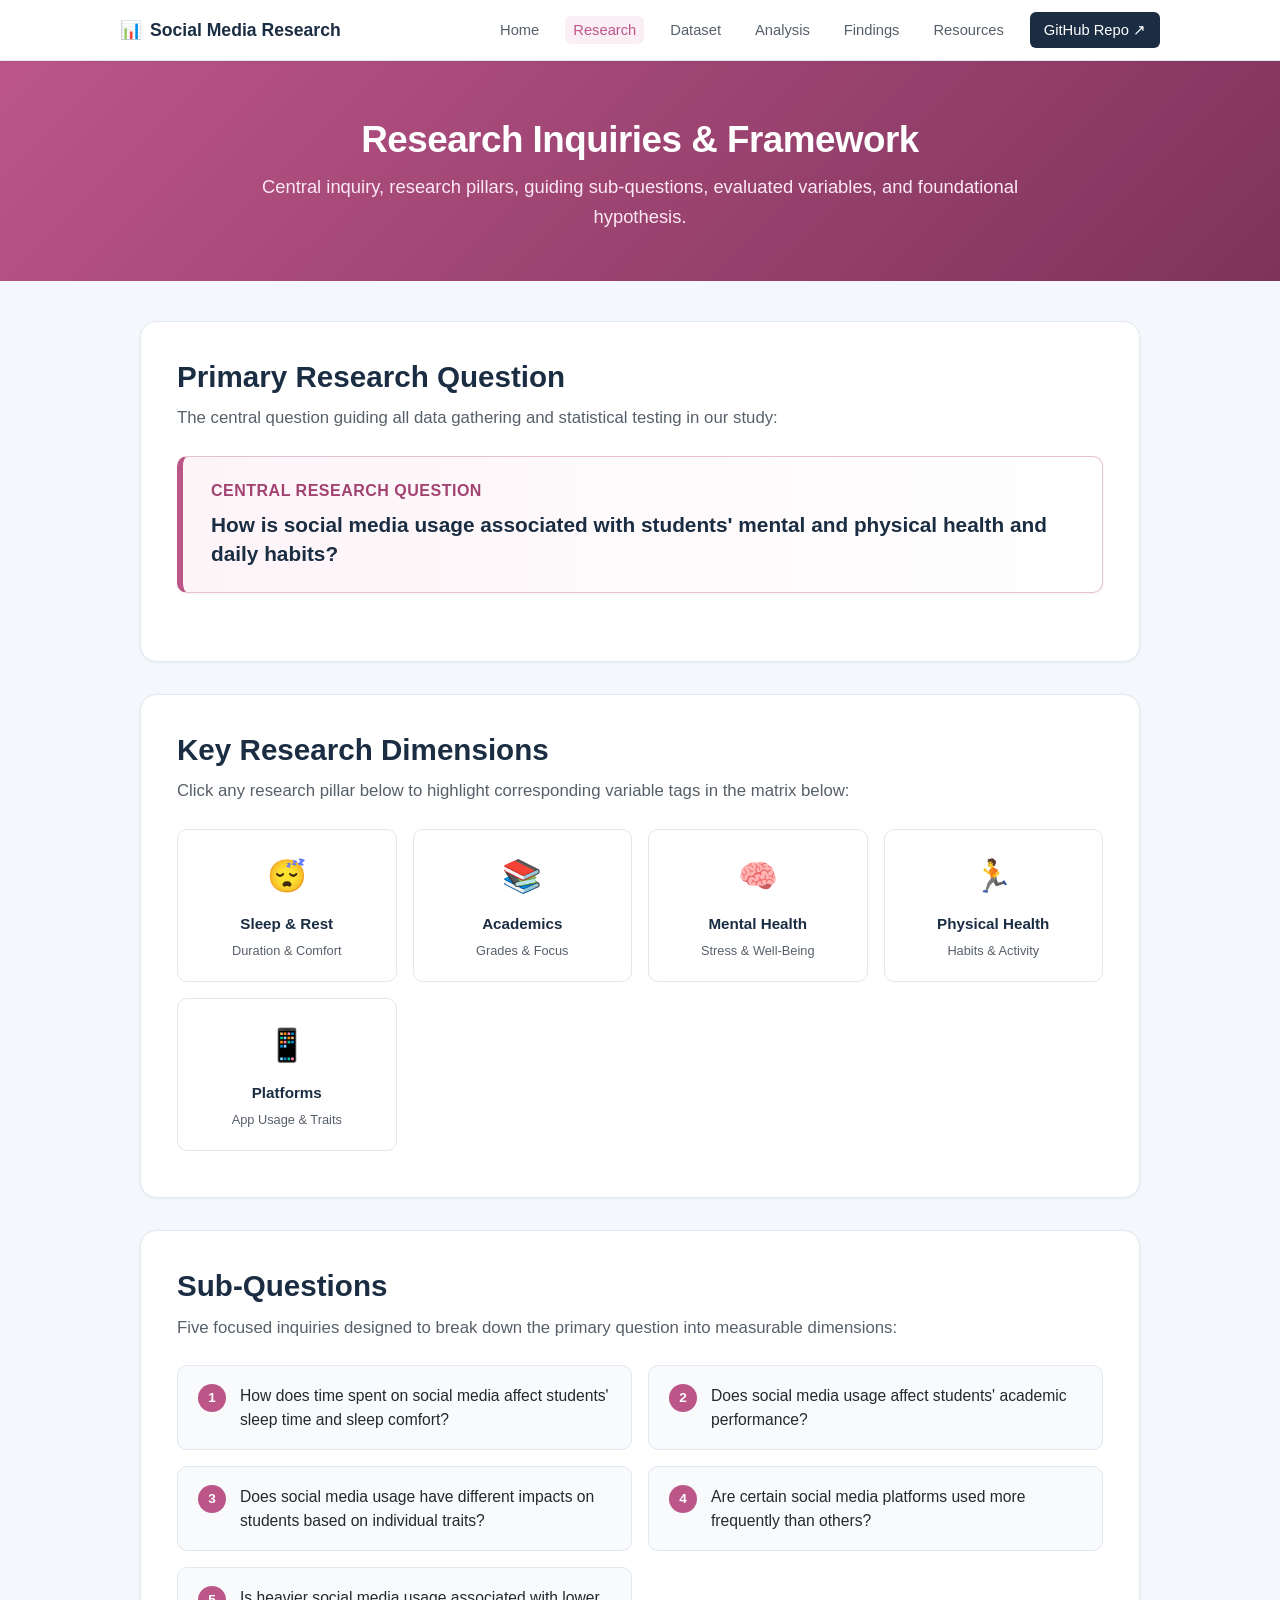
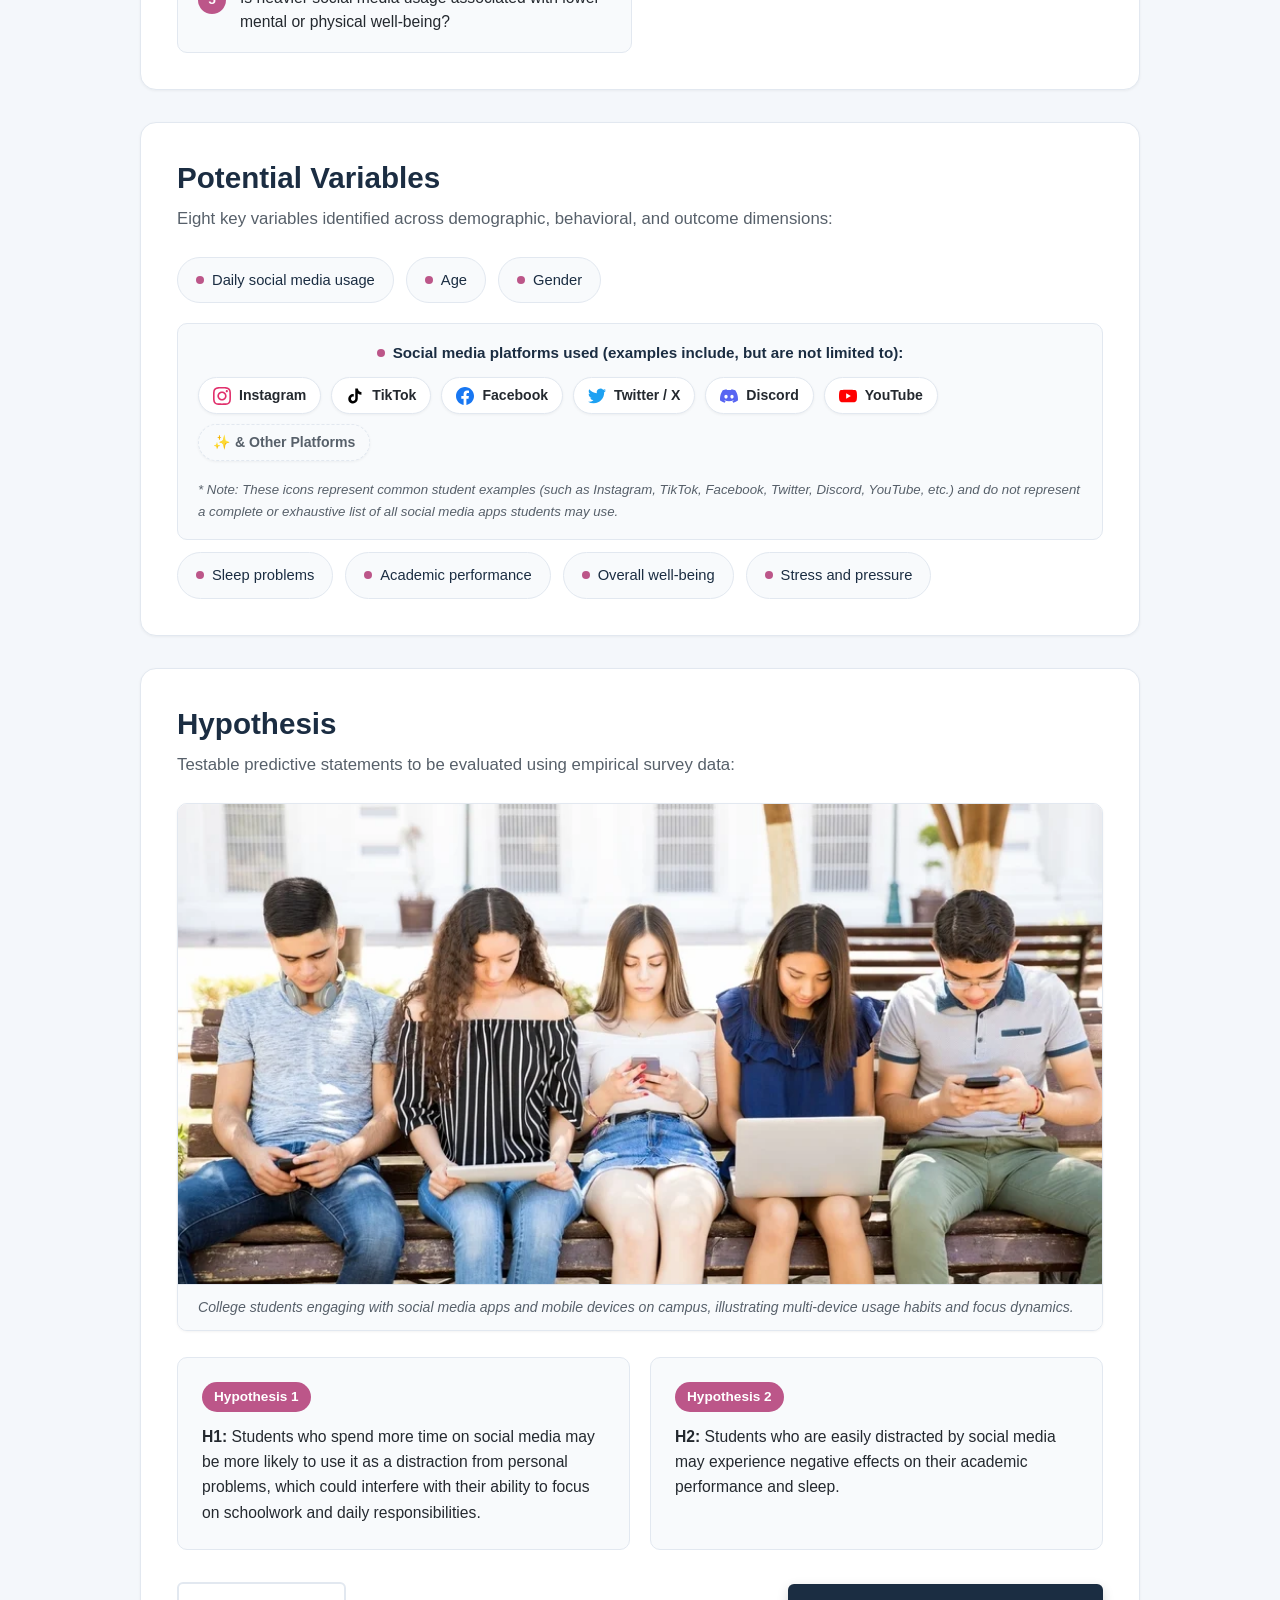
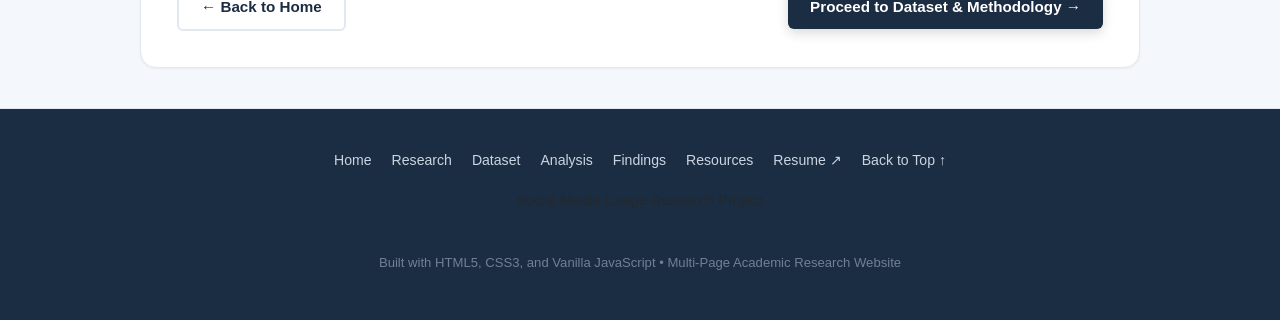
<file: research.html>
<!DOCTYPE html>
<html lang="en">
<head>
    <meta charset="UTF-8">
    <meta name="viewport" content="width=device-width, initial-scale=1.0">
    <title>Research Framework | Social Media Usage Project</title>
    <meta name="description" content="Research questions, variables, and hypothesis investigating how social media usage associates with students' mental and physical health and daily habits.">
    
    <!-- Modular External Stylesheet -->
    <link rel="stylesheet" href="css/style.css">
</head>
<body id="top">

    <!-- ====================================================================
         1. STICKY TOP NAVIGATION BAR (MULTI-PAGE)
         ==================================================================== -->
    <header>
        <nav class="navbar" aria-label="Main Navigation">
            <div class="nav-container">
                <a href="index.html" class="nav-brand">
                    <span>📊</span> Social Media Research
                </a>

                <button class="menu-toggle" aria-label="Toggle navigation menu" aria-expanded="false">
                    ☰
                </button>

                <ul class="nav-links">
                    <li><a href="index.html">Home</a></li>
                    <li><a href="research.html" class="active">Research</a></li>
                    <li><a href="dataset.html">Dataset</a></li>
                    <li><a href="analysis.html">Analysis</a></li>
                    <li><a href="findings.html">Findings</a></li>
                    <li><a href="resources.html">Resources</a></li>
                    <li>
                        <a href="https://github.com/jime00/social-media-research" target="_blank" rel="noopener noreferrer" class="nav-cta">
                            GitHub Repo ↗
                        </a>
                    </li>
                </ul>
            </div>
        </nav>
    </header>

    <!-- ====================================================================
         2. PAGE HEADER BANNER
         ==================================================================== -->
    <div class="page-header">
        <h1>Research Inquiries & Framework</h1>
        <p>
            Central inquiry, research pillars, guiding sub-questions, evaluated variables, and foundational hypothesis.
        </p>
    </div>

    <!-- ====================================================================
         MAIN CONTENT CONTAINER
         ==================================================================== -->
    <main>

        <!-- ================================================================
             3. PRIMARY RESEARCH QUESTION
             ================================================================ -->
        <section class="card">
            <h2>Primary Research Question</h2>
            <p class="section-intro">
                The central question guiding all data gathering and statistical testing in our study:
            </p>

            <div class="research-question-box">
                <h3>Central Research Question</h3>
                <p class="research-question-text">
                    How is social media usage associated with students' mental and physical
                    health and daily habits?
                </p>
            </div>
        </section>

        <!-- ================================================================
             4. INTERACTIVE KEY RESEARCH DIMENSIONS
             ================================================================ -->
        <section class="card">
            <h2>Key Research Dimensions</h2>
            <p class="section-intro">
                Click any research pillar below to highlight corresponding variable tags in the matrix below:
            </p>

            <div class="topic-cards-grid">
                <div class="topic-card" data-topic="sleep">
                    <span class="topic-icon">😴</span>
                    <div class="topic-title">Sleep & Rest</div>
                    <p>Duration & Comfort</p>
                </div>
                <div class="topic-card" data-topic="academics">
                    <span class="topic-icon">📚</span>
                    <div class="topic-title">Academics</div>
                    <p>Grades & Focus</p>
                </div>
                <div class="topic-card" data-topic="mental">
                    <span class="topic-icon">🧠</span>
                    <div class="topic-title">Mental Health</div>
                    <p>Stress & Well-Being</p>
                </div>
                <div class="topic-card" data-topic="physical">
                    <span class="topic-icon">🏃</span>
                    <div class="topic-title">Physical Health</div>
                    <p>Habits & Activity</p>
                </div>
                <div class="topic-card" data-topic="platforms">
                    <span class="topic-icon">📱</span>
                    <div class="topic-title">Platforms</div>
                    <p>App Usage & Traits</p>
                </div>
            </div>
        </section>

        <!-- ================================================================
             5. 5 SUB-QUESTIONS
             ================================================================ -->
        <section class="card">
            <h2>Sub-Questions</h2>
            <p class="section-intro">
                Five focused inquiries designed to break down the primary question into measurable dimensions:
            </p>

            <ol class="sub-questions-list">
                <li class="sub-question-item">
                    <span class="sq-number">1</span>
                    <p class="sq-text">How does time spent on social media affect students' sleep time and sleep comfort?</p>
                </li>
                <li class="sub-question-item">
                    <span class="sq-number">2</span>
                    <p class="sq-text">Does social media usage affect students' academic performance?</p>
                </li>
                <li class="sub-question-item">
                    <span class="sq-number">3</span>
                    <p class="sq-text">Does social media usage have different impacts on students based on individual traits?</p>
                </li>
                <li class="sub-question-item">
                    <span class="sq-number">4</span>
                    <p class="sq-text">Are certain social media platforms used more frequently than others?</p>
                </li>
                <li class="sub-question-item">
                    <span class="sq-number">5</span>
                    <p class="sq-text">Is heavier social media usage associated with lower mental or physical well-being?</p>
                </li>
            </ol>
        </section>

        <!-- ================================================================
             6. POTENTIAL VARIABLES
             ================================================================ -->
        <section class="card">
            <h2>Potential Variables</h2>
            <p class="section-intro">
                Eight key variables identified across demographic, behavioral, and outcome dimensions:
            </p>

            <div class="variables-container">
                <div class="variable-tag" data-topics="platforms habits">
                    <span class="variable-dot"></span>
                    <span>Daily social media usage</span>
                </div>
                <div class="variable-tag" data-topics="platforms traits">
                    <span class="variable-dot"></span>
                    <span>Age</span>
                </div>
                <div class="variable-tag" data-topics="platforms traits">
                    <span class="variable-dot"></span>
                    <span>Gender</span>
                </div>
                <div class="variable-tag variable-tag-featured" data-topics="platforms">
                    <div class="variable-tag-featured-header">
                        <span class="variable-dot"></span>
                        <span>Social media platforms used (examples include, but are not limited to):</span>
                    </div>
                    <div class="platform-pills-row">
                        <span class="platform-pill instagram" title="Instagram">
                            <svg width="18" height="18" viewBox="0 0 24 24" fill="#E1306C"><path d="M12 2.163c3.204 0 3.584.012 4.85.07 3.252.148 4.771 1.691 4.919 4.919.058 1.265.069 1.645.069 4.849 0 3.205-.012 3.584-.069 4.849-.149 3.225-1.664 4.771-4.919 4.919-1.266.058-1.644.07-4.85.07-3.204 0-3.584-.012-4.849-.07-3.26-.149-4.771-1.699-4.919-4.92-.058-1.265-.07-1.644-.07-4.849 0-3.204.013-3.583.07-4.849.149-3.227 1.664-4.771 4.919-4.919 1.266-.057 1.645-.069 4.849-.069zm0-2.163c-3.259 0-3.667.014-4.947.072-4.358.2-6.78 2.618-6.98 6.98-.059 1.281-.073 1.689-.073 4.948 0 3.259.014 3.668.072 4.948.2 4.358 2.618 6.78 6.98 6.98 1.281.058 1.689.072 4.948.072 3.259 0 3.668-.014 4.948-.072 4.354-.2 6.782-2.618 6.979-6.98.059-1.28.073-1.689.073-4.948 0-3.259-.014-3.667-.072-4.947-.196-4.354-2.617-6.78-6.979-6.98-1.281-.059-1.69-.073-4.949-.073zm0 5.838c-3.403 0-6.162 2.759-6.162 6.162s2.759 6.163 6.162 6.163 6.162-2.759 6.162-6.163c0-3.403-2.759-6.162-6.162-6.162zm0 10.162c-2.209 0-4-1.79-4-4 0-2.209 1.791-4 4-4s4 1.791 4 4c0 2.21-1.791 4-4 4zm6.406-11.845c-.796 0-1.441.645-1.441 1.44s.645 1.44 1.441 1.44c.795 0 1.439-.645 1.439-1.44s-.644-1.44-1.439-1.44z"/></svg>
                            <span>Instagram</span>
                        </span>
                        <span class="platform-pill tiktok" title="TikTok">
                            <svg width="18" height="18" viewBox="0 0 24 24" fill="#000000"><path d="M19.59 6.69a4.83 4.83 0 0 1-3.77-4.25V2h-3.45v13.67a2.89 2.89 0 0 1-5.2 1.74 2.89 2.89 0 0 1 2.31-4.64c.29 0 .58.04.85.12V9.4a6.33 6.33 0 0 0-1-.08A6.34 6.34 0 0 0 3 15.66a6.34 6.34 0 0 0 10.82 4.49 6.29 6.29 0 0 0 1.87-4.49V8.65a8.28 8.28 0 0 0 4.9 1.58V6.78a4.85 4.85 0 0 1-1-.09z"/></svg>
                            <span>TikTok</span>
                        </span>
                        <span class="platform-pill facebook" title="Facebook">
                            <svg width="18" height="18" viewBox="0 0 24 24" fill="#1877F2"><path d="M24 12.073c0-6.627-5.373-12-12-12s-12 5.373-12 12c0 5.99 4.388 10.954 10.125 11.854v-8.385H7.078v-3.47h3.047V9.43c0-3.007 1.792-4.669 4.533-4.669 1.312 0 2.686.235 2.686.235v2.953H15.83c-1.491 0-1.956.925-1.956 1.874v2.25h3.328l-.532 3.47h-2.796v8.385C19.612 23.027 24 18.062 24 12.073z"/></svg>
                            <span>Facebook</span>
                        </span>
                        <span class="platform-pill twitter" title="Twitter">
                            <svg width="18" height="18" viewBox="0 0 24 24" fill="#1DA1F2"><path d="M23.953 4.57a10 10 0 01-2.825.775 4.958 4.958 0 002.163-2.723c-.951.555-2.005.959-3.127 1.184a4.92 4.92 0 00-8.384 4.482C7.69 8.095 4.067 6.13 1.64 3.162a4.822 4.822 0 00-.666 2.475c0 1.71.87 3.213 2.188 4.096a4.904 4.904 0 01-2.228-.616v.06a4.923 4.923 0 003.946 4.827 4.996 4.996 0 01-2.212.085 4.936 4.936 0 004.604 3.417 9.867 9.867 0 01-6.102 2.105c-.39 0-.779-.023-1.17-.067a13.995 13.995 0 007.557 2.209c9.053 0 13.998-7.496 13.998-13.985 0-.21 0-.42-.015-.63A9.936 9.936 0 0024 4.59z"/></svg>
                            <span>Twitter / X</span>
                        </span>
                        <span class="platform-pill discord" title="Discord">
                            <svg width="18" height="18" viewBox="0 0 24 24" fill="#5865F2"><path d="M20.317 4.37a19.791 19.791 0 0 0-4.885-1.515.074.074 0 0 0-.079.037c-.21.375-.444.864-.608 1.25a18.27 18.27 0 0 0-5.487 0 12.64 12.64 0 0 0-.617-1.25.077.077 0 0 0-.079-.037A19.736 19.736 0 0 0 3.677 4.37a.07.07 0 0 0-.032.027C.533 9.046-.32 13.58.099 18.057a.082.082 0 0 0 .031.057 19.9 19.9 0 0 0 5.993 3.03.078.078 0 0 0 .084-.028c.462-.63.874-1.295 1.226-1.994.021-.041.001-.09-.041-.106a13.107 13.107 0 0 1-1.872-.892.077.077 0 0 1-.008-.128 10.2 10.2 0 0 0 .372-.292.074.074 0 0 1 .077-.01c3.929 1.793 8.18 1.793 12.061 0a.074.074 0 0 1 .078.01c.12.098.246.198.373.292a.077.077 0 0 1-.006.127 12.299 12.299 0 0 1-1.873.894.077.077 0 0 0-.041.107c.36.698.772 1.362 1.225 1.993a.076.076 0 0 0 .084.028 19.839 19.839 0 0 0 6.002-3.03.077.077 0 0 0 .032-.054c.5-5.177-.838-9.674-3.549-13.66a.061.061 0 0 0-.031-.028zM8.02 15.33c-1.183 0-2.157-1.085-2.157-2.419 0-1.333.956-2.419 2.157-2.419 1.21 0 2.176 1.096 2.157 2.42 0 1.333-.956 2.418-2.157 2.418zm7.975 0c-1.183 0-2.157-1.085-2.157-2.419 0-1.333.955-2.419 2.157-2.419 1.21 0 2.176 1.096 2.157 2.42 0 1.333-.946 2.418-2.157 2.418z"/></svg>
                            <span>Discord</span>
                        </span>
                        <span class="platform-pill youtube" title="YouTube">
                            <svg width="18" height="18" viewBox="0 0 24 24" fill="#FF0000"><path d="M23.498 6.186a3.016 3.016 0 0 0-2.122-2.136C19.505 3.545 12 3.545 12 3.545s-7.505 0-9.377.505A3.017 3.017 0 0 0 .502 6.186C0 8.07 0 12 0 12s0 3.93.502 5.814a3.016 3.016 0 0 0 2.122 2.136c1.871.505 9.376.505 9.376.505s7.505 0 9.377-.505a3.015 3.015 0 0 0 2.122-2.136C24 15.93 24 12 24 12s0-3.93-.502-5.814zM9.545 15.568V8.432L15.818 12l-6.273 3.568z"/></svg>
                            <span>YouTube</span>
                        </span>
                        <span class="platform-pill more" title="And other social media apps">
                            <span>✨ &amp; Other Platforms</span>
                        </span>
                    </div>
                    <p style="margin: 6px 0 0; font-size: 0.83rem; color: var(--text-muted); font-style: italic;">
                        * Note: These icons represent common student examples (such as Instagram, TikTok, Facebook, Twitter, Discord, YouTube, etc.) and do not represent a complete or exhaustive list of all social media apps students may use.
                    </p>
                </div>
                <div class="variable-tag" data-topics="sleep physical">
                    <span class="variable-dot"></span>
                    <span>Sleep problems</span>
                </div>
                <div class="variable-tag" data-topics="academics">
                    <span class="variable-dot"></span>
                    <span>Academic performance</span>
                </div>
                <div class="variable-tag" data-topics="mental physical">
                    <span class="variable-dot"></span>
                    <span>Overall well-being</span>
                </div>
                <div class="variable-tag" data-topics="mental">
                    <span class="variable-dot"></span>
                    <span>Stress and pressure</span>
                </div>
            </div>
        </section>

        <!-- ================================================================
             7. HYPOTHESIS SHOWCASE
             ================================================================ -->
        <section class="card">
            <h2>Hypothesis</h2>
            <p class="section-intro">
                Testable predictive statements to be evaluated using empirical survey data:
            </p>

            <!-- College Students Social Media Context Image -->
            <div class="hypothesis-image-box">
                <img src="images/students-social-media.png" alt="College students using smartphones, tablets, and laptops on a bench" class="research-image">
                <p class="hypothesis-image-caption">
                    College students engaging with social media apps and mobile devices on campus, illustrating multi-device usage habits and focus dynamics.
                </p>
            </div>

            <div class="hypotheses-grid">
                <div class="hypothesis-card">
                    <div class="hypothesis-header">
                        <span class="hypothesis-badge">Hypothesis 1</span>
                    </div>
                    <p>
                        <strong>H1:</strong> Students who spend more time on social media may be more
                        likely to use it as a distraction from personal problems, which could interfere
                        with their ability to focus on schoolwork and daily responsibilities.
                    </p>
                </div>

                <div class="hypothesis-card">
                    <div class="hypothesis-header">
                        <span class="hypothesis-badge">Hypothesis 2</span>
                    </div>
                    <p>
                        <strong>H2:</strong> Students who are easily distracted by social media may
                        experience negative effects on their academic performance and sleep.
                    </p>
                </div>
            </div>

            <div style="display: flex; justify-content: space-between; align-items: center; margin-top: 32px; flex-wrap: wrap; gap: 12px;">
                <a href="index.html" class="btn btn-outline" style="color: var(--navy-dark); border-color: var(--border-color);">
                    ← Back to Home
                </a>
                <a href="dataset.html" class="btn btn-primary" style="background-color: var(--navy-dark); color: white;">
                    Proceed to Dataset & Methodology →
                </a>
            </div>
        </section>

    </main>

    <!-- ====================================================================
         8. FOOTER
         ==================================================================== -->
    <footer>
        <div class="footer-content">
            <div class="footer-nav">
                <a href="index.html">Home</a>
                <a href="research.html">Research</a>
                <a href="dataset.html">Dataset</a>
                <a href="analysis.html">Analysis</a>
                <a href="findings.html">Findings</a>
                <a href="resources.html">Resources</a>
                <a href="resume.html" target="_blank" rel="noopener noreferrer">Resume ↗</a>
                <a href="#top">Back to Top ↑</a>
            </div>
            <p>Social Media Usage Research Project</p>
            <p class="footer-copy">Built with HTML5, CSS3, and Vanilla JavaScript • Multi-Page Academic Research Website</p>
        </div>
    </footer>

    <!-- Vanilla JavaScript File -->
    <script src="js/main.js"></script>
</body>
</html>
</file>
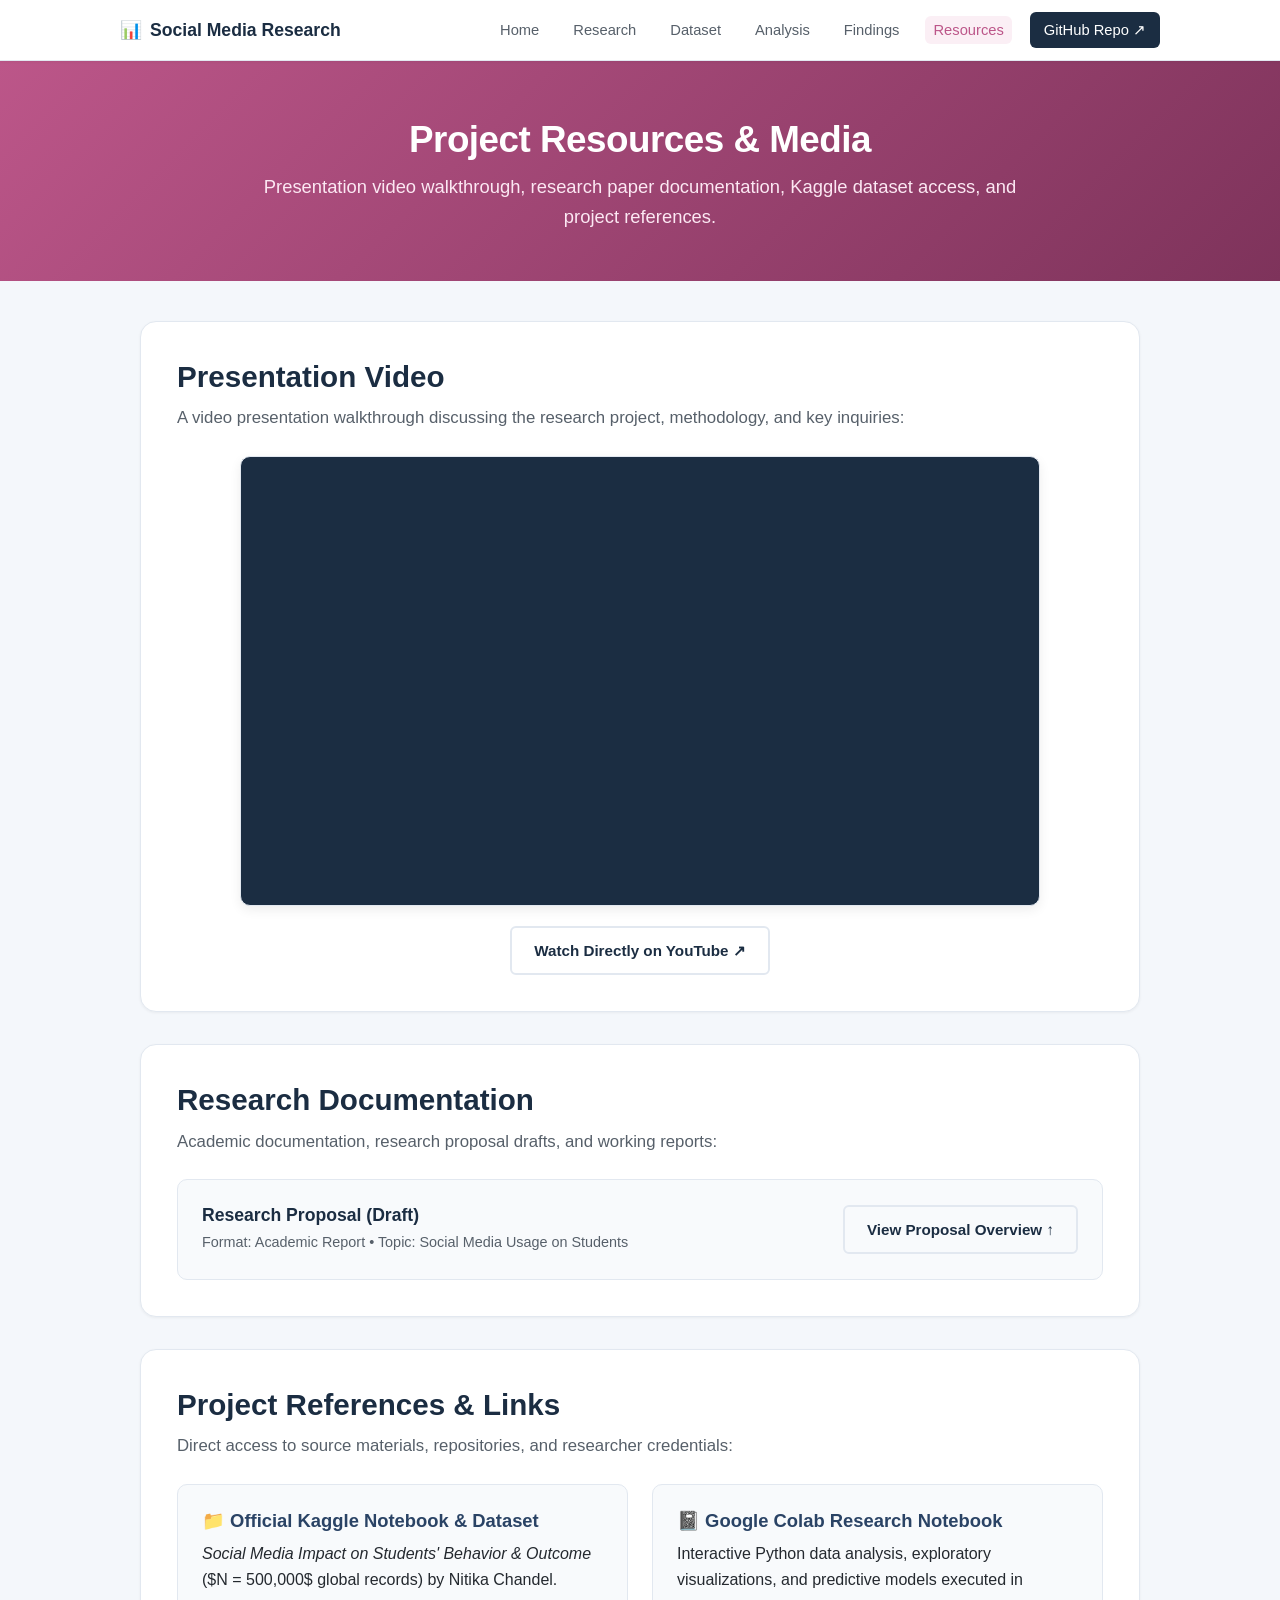
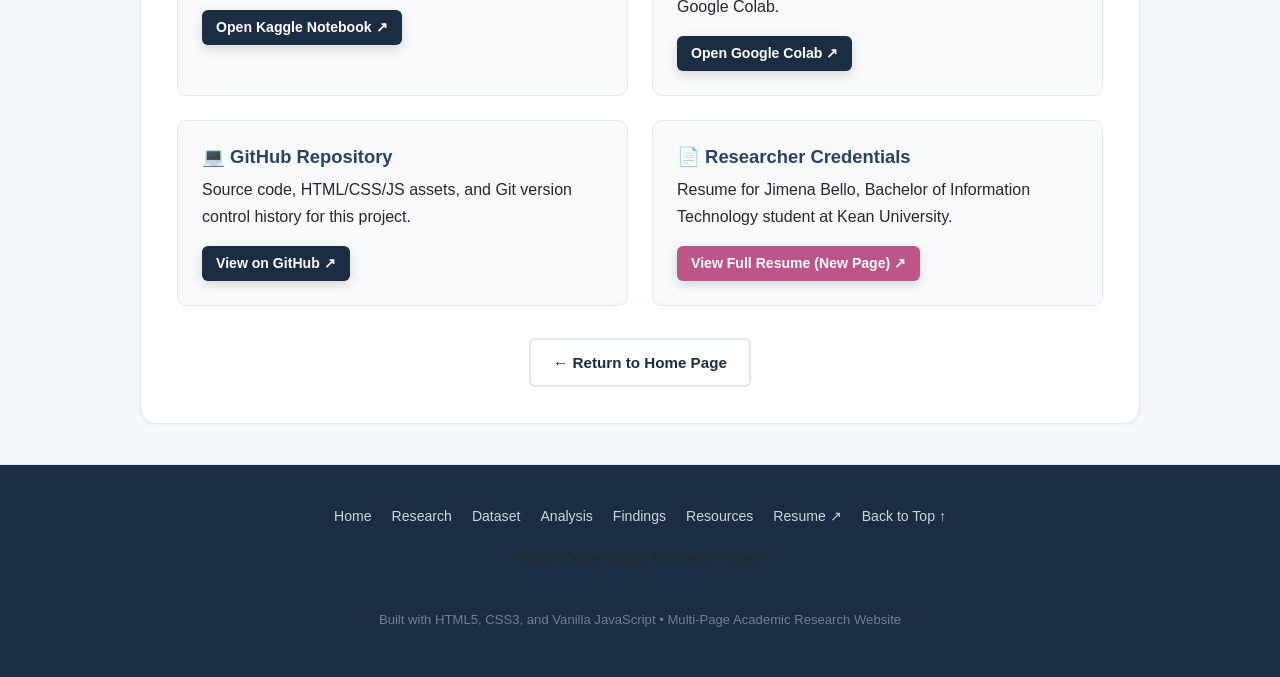
<file: resources.html>
<!DOCTYPE html>
<html lang="en">
<head>
    <meta charset="UTF-8">
    <meta name="viewport" content="width=device-width, initial-scale=1.0">
    <title>Resources & Media | Social Media Usage Project</title>
    <meta name="description" content="Research presentation video, proposal drafts, Kaggle dataset links, and project documentation for the social media usage research study.">
    
    <!-- Modular External Stylesheet -->
    <link rel="stylesheet" href="css/style.css">
</head>
<body id="top">

    <!-- ====================================================================
         1. STICKY TOP NAVIGATION BAR (MULTI-PAGE)
         ==================================================================== -->
    <header>
        <nav class="navbar" aria-label="Main Navigation">
            <div class="nav-container">
                <a href="index.html" class="nav-brand">
                    <span>📊</span> Social Media Research
                </a>

                <button class="menu-toggle" aria-label="Toggle navigation menu" aria-expanded="false">
                    ☰
                </button>

                <ul class="nav-links">
                    <li><a href="index.html">Home</a></li>
                    <li><a href="research.html">Research</a></li>
                    <li><a href="dataset.html">Dataset</a></li>
                    <li><a href="analysis.html">Analysis</a></li>
                    <li><a href="findings.html">Findings</a></li>
                    <li><a href="resources.html" class="active">Resources</a></li>
                    <li>
                        <a href="https://github.com/jime00/social-media-research" target="_blank" rel="noopener noreferrer" class="nav-cta">
                            GitHub Repo ↗
                        </a>
                    </li>
                </ul>
            </div>
        </nav>
    </header>

    <!-- ====================================================================
         2. PAGE HEADER BANNER
         ==================================================================== -->
    <div class="page-header">
        <h1>Project Resources & Media</h1>
        <p>
            Presentation video walkthrough, research paper documentation, Kaggle dataset access, and project references.
        </p>
    </div>

    <!-- ====================================================================
         MAIN CONTENT CONTAINER
         ==================================================================== -->
    <main>

        <!-- ================================================================
             3. PRESENTATION VIDEO SECTION
             ================================================================ -->
        <section class="card" id="video">
            <h2>Presentation Video</h2>
            <p class="section-intro">
                A video presentation walkthrough discussing the research project, methodology, and key inquiries:
            </p>

            <div class="video-responsive">
                <iframe 
                    src="https://www.youtube-nocookie.com/embed/Ewxe4pWOH-I" 
                    title="Social Media Research Presentation" 
                    allow="accelerometer; autoplay; clipboard-write; encrypted-media; gyroscope; picture-in-picture; web-share" 
                    allowfullscreen>
                </iframe>
            </div>

            <div style="text-align: center; margin-top: 20px;">
                <a href="https://www.youtube.com/live/Ewxe4pWOH-I?si=BlBqDupl3bo3SRsN" target="_blank" rel="noopener noreferrer" class="btn btn-outline" style="color: var(--navy-dark); border-color: var(--border-color);">
                    Watch Directly on YouTube ↗
                </a>
            </div>
        </section>

        <!-- ================================================================
             4. RESEARCH PAPER & DOCUMENTATION
             ================================================================ -->
        <section class="card" id="paper">
            <h2>Research Documentation</h2>
            <p class="section-intro">
                Academic documentation, research proposal drafts, and working reports:
            </p>

            <div class="paper-card">
                <div class="paper-info">
                    <h4>Research Proposal (Draft)</h4>
                    <p>Format: Academic Report • Topic: Social Media Usage on Students</p>
                </div>
                <div>
                    <a href="index.html#overview" class="btn btn-outline" style="color: var(--navy-dark); border-color: var(--border-color);">
                        View Proposal Overview ↑
                    </a>
                </div>
            </div>
        </section>

        <!-- ================================================================
             5. EXTERNAL LINKS & DATASETS
             ================================================================ -->
        <section class="card">
            <h2>Project References & Links</h2>
            <p class="section-intro">
                Direct access to source materials, repositories, and researcher credentials:
            </p>

            <div class="split-grid">
                <div class="sub-card">
                    <h3>📁 Official Kaggle Notebook &amp; Dataset</h3>
                    <p>
                        <em>Social Media Impact on Students' Behavior &amp; Outcome</em> ($N = 500,000$ global records) by Nitika Chandel.
                    </p>
                    <a href="https://www.kaggle.com/code/nitikachandel95/social-media-impact-on-students-behavior-outcome" target="_blank" rel="noopener noreferrer" class="btn btn-primary" style="background-color: var(--navy-dark); color: white; padding: 6px 14px; font-size: 0.88rem;">
                        Open Kaggle Notebook ↗
                    </a>
                </div>

                <div class="sub-card">
                    <h3>📓 Google Colab Research Notebook</h3>
                    <p>
                        Interactive Python data analysis, exploratory visualizations, and predictive models executed in Google Colab.
                    </p>
                    <a href="https://colab.research.google.com/drive/18s2r_QCWJ_N8l9L1pzbUT1MV77O5REgn?usp=sharing" target="_blank" rel="noopener noreferrer" class="btn btn-primary" style="background-color: var(--navy-dark); color: white; padding: 6px 14px; font-size: 0.88rem;">
                        Open Google Colab ↗
                    </a>
                </div>

                <div class="sub-card">
                    <h3>💻 GitHub Repository</h3>
                    <p>
                        Source code, HTML/CSS/JS assets, and Git version control history for this project.
                    </p>
                    <a href="https://github.com/jime00/social-media-research" target="_blank" rel="noopener noreferrer" class="btn btn-primary" style="background-color: var(--navy-dark); color: white; padding: 6px 14px; font-size: 0.88rem;">
                        View on GitHub ↗
                    </a>
                </div>

                <div class="sub-card">
                    <h3>📄 Researcher Credentials</h3>
                    <p>
                        Resume for Jimena Bello, Bachelor of Information Technology student at Kean University.
                    </p>
                    <a href="resume.html" target="_blank" rel="noopener noreferrer" class="btn btn-primary" style="background-color: var(--primary-color); color: white; padding: 6px 14px; font-size: 0.88rem;">
                        View Full Resume (New Page) ↗
                    </a>
                </div>
            </div>

            <div style="text-align: center; margin-top: 32px;">
                <a href="index.html" class="btn btn-outline" style="color: var(--navy-dark); border-color: var(--border-color);">
                    ← Return to Home Page
                </a>
            </div>
        </section>

    </main>

    <!-- ====================================================================
         6. FOOTER
         ==================================================================== -->
    <footer>
        <div class="footer-content">
            <div class="footer-nav">
                <a href="index.html">Home</a>
                <a href="research.html">Research</a>
                <a href="dataset.html">Dataset</a>
                <a href="analysis.html">Analysis</a>
                <a href="findings.html">Findings</a>
                <a href="resources.html">Resources</a>
                <a href="resume.html" target="_blank" rel="noopener noreferrer">Resume ↗</a>
                <a href="#top">Back to Top ↑</a>
            </div>
            <p>Social Media Usage Research Project</p>
            <p class="footer-copy">Built with HTML5, CSS3, and Vanilla JavaScript • Multi-Page Academic Research Website</p>
        </div>
    </footer>

    <!-- Vanilla JavaScript File -->
    <script src="js/main.js"></script>
</body>
</html>
</file>
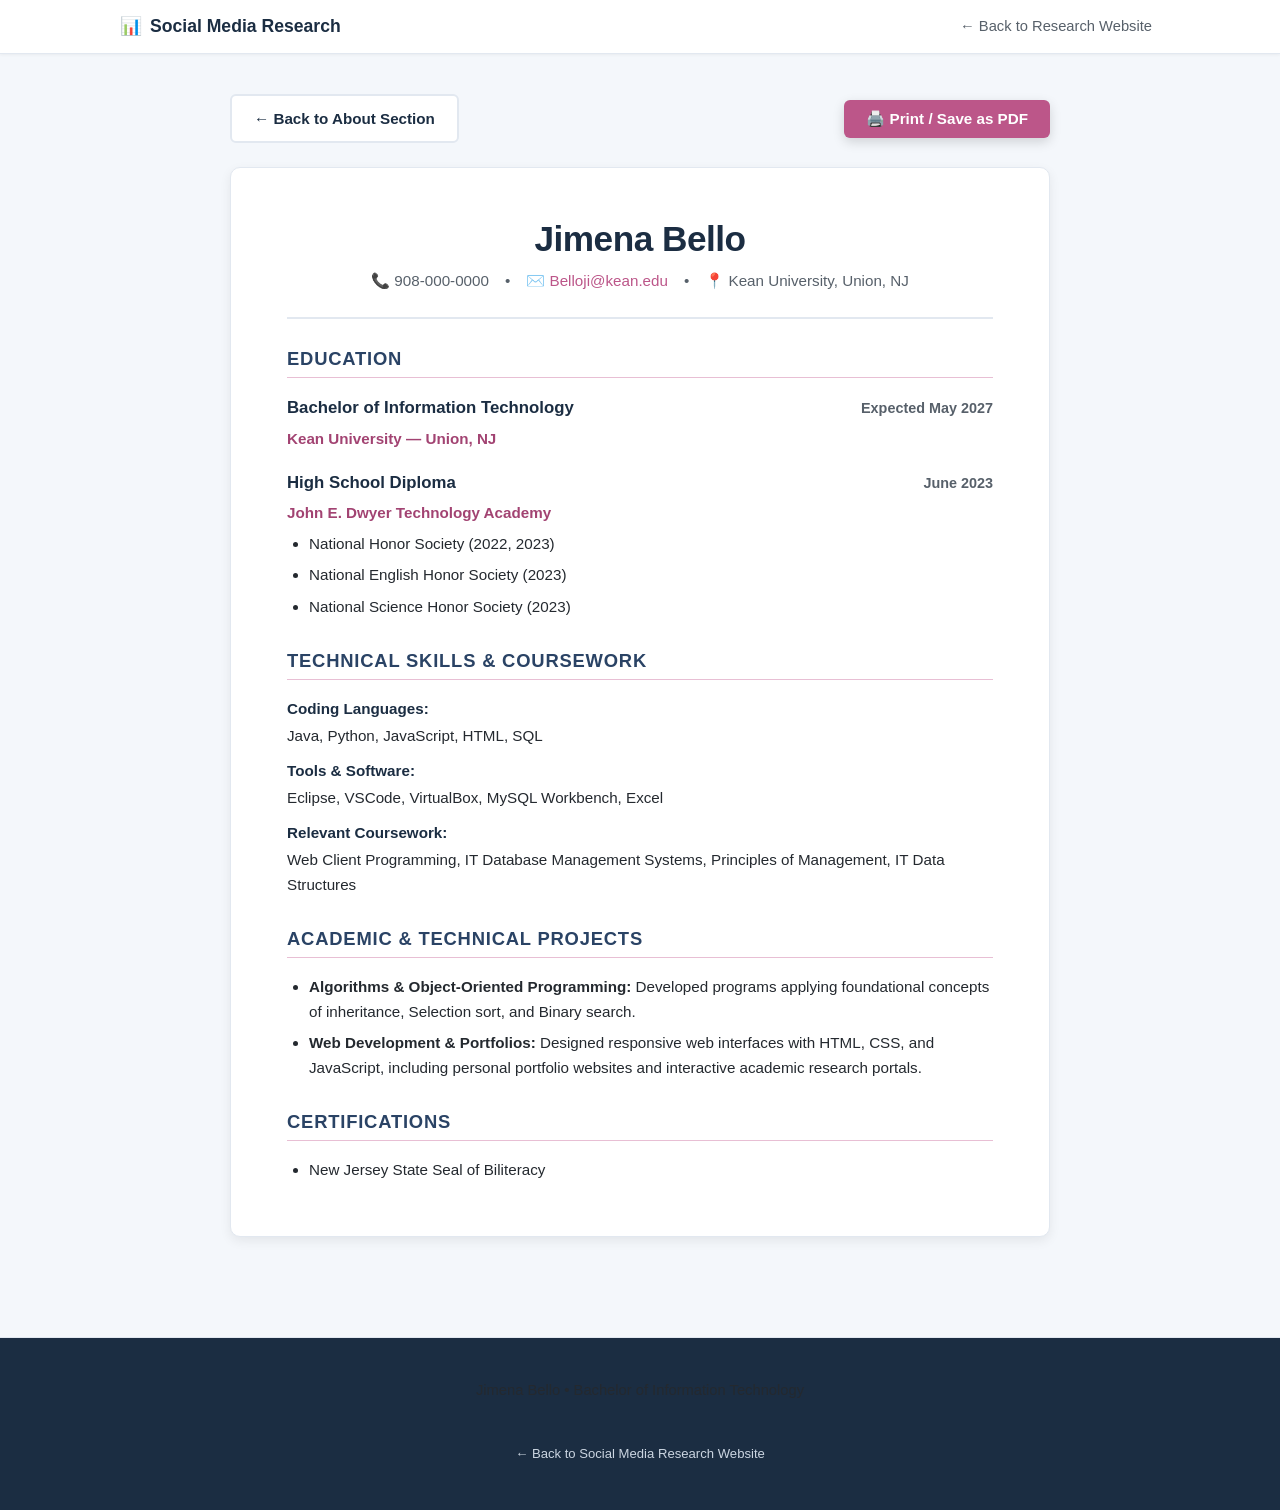
<file: resume.html>
<!DOCTYPE html>
<html lang="en">
<head>
    <meta charset="UTF-8">
    <meta name="viewport" content="width=device-width, initial-scale=1.0">
    <title>Jimena Bello - Resume | Information Technology</title>
    <meta name="description" content="Resume of Jimena Bello, Bachelor of Information Technology student at Kean University.">
    <link rel="stylesheet" href="css/style.css">
    <style>
        .resume-page-wrapper {
            max-width: 860px;
            margin: 40px auto;
            padding: 0 20px 60px;
        }

        .resume-actions-bar {
            display: flex;
            justify-content: space-between;
            align-items: center;
            margin-bottom: 24px;
            flex-wrap: wrap;
            gap: 12px;
        }

        .resume-container {
            background-color: #ffffff;
            border-radius: var(--radius-md);
            border: 1px solid var(--border-color);
            box-shadow: var(--shadow-md);
            padding: 48px 56px;
        }

        .resume-header {
            text-align: center;
            border-bottom: 2px solid var(--border-color);
            padding-bottom: 24px;
            margin-bottom: 28px;
        }

        .resume-header h1 {
            font-size: 2.2rem;
            color: var(--navy-dark);
            margin-bottom: 6px;
            letter-spacing: -0.5px;
        }

        .resume-contact {
            display: flex;
            justify-content: center;
            gap: 16px;
            flex-wrap: wrap;
            color: var(--text-muted);
            font-size: 0.95rem;
        }

        .resume-contact a {
            color: var(--primary-color);
            font-weight: 500;
        }

        .resume-contact a:hover {
            text-decoration: underline;
        }

        .resume-section {
            margin-bottom: 30px;
        }

        .resume-section:last-child {
            margin-bottom: 0;
        }

        .resume-section-title {
            font-size: 1.15rem;
            text-transform: uppercase;
            letter-spacing: 0.8px;
            color: var(--navy-medium);
            border-bottom: 1.5px solid var(--primary-border);
            padding-bottom: 6px;
            margin-bottom: 16px;
            font-weight: 700;
        }

        .resume-entry {
            margin-bottom: 18px;
        }

        .resume-entry:last-child {
            margin-bottom: 0;
        }

        .entry-header {
            display: flex;
            justify-content: space-between;
            align-items: baseline;
            flex-wrap: wrap;
            gap: 6px;
            margin-bottom: 4px;
        }

        .entry-title {
            font-weight: 700;
            color: var(--navy-dark);
            font-size: 1.05rem;
        }

        .entry-date {
            color: var(--text-muted);
            font-size: 0.9rem;
            font-weight: 600;
        }

        .entry-subtitle {
            color: var(--primary-hover);
            font-weight: 600;
            font-size: 0.95rem;
            margin-bottom: 6px;
        }

        .resume-list {
            list-style: disc;
            padding-left: 22px;
            color: var(--text-main);
        }

        .resume-list li {
            margin-bottom: 6px;
            font-size: 0.95rem;
        }

        .skills-grid {
            display: flex;
            flex-direction: column;
            gap: 10px;
        }

        .skill-group {
            display: flex;
            flex-direction: column;
            gap: 2px;
        }

        .skill-group strong {
            color: var(--navy-dark);
            font-size: 0.95rem;
        }

        .skill-group span {
            color: var(--text-main);
            font-size: 0.95rem;
        }

        @media print {
            body {
                background: white;
                color: black;
            }

            .navbar,
            .resume-actions-bar,
            footer {
                display: none !important;
            }

            .resume-page-wrapper {
                max-width: 100%;
                margin: 0;
                padding: 0;
            }

            .resume-container {
                border: none;
                box-shadow: none;
                padding: 0;
            }
        }

        @media (max-width: 600px) {
            .resume-container {
                padding: 28px 20px;
            }

            .resume-header h1 {
                font-size: 1.8rem;
            }
        }
    </style>
</head>
<body>

    <!-- Simple Top Navigation -->
    <header>
        <nav class="navbar" aria-label="Main Navigation">
            <div class="nav-container">
                <a href="index.html" class="nav-brand">
                    <span>📊</span> Social Media Research
                </a>

                <ul class="nav-links">
                    <li><a href="index.html">← Back to Research Website</a></li>
                </ul>
            </div>
        </nav>
    </header>

    <div class="resume-page-wrapper">

        <!-- Top Action Bar -->
        <div class="resume-actions-bar">
            <a href="index.html#about" class="btn btn-outline" style="color: var(--navy-dark); border-color: var(--border-color); background: white;">
                ← Back to About Section
            </a>
            <button onclick="window.print()" class="btn btn-primary" style="background-color: var(--primary-color); color: white;">
                🖨️ Print / Save as PDF
            </button>
        </div>

        <!-- Printable Resume Sheet -->
        <div class="resume-container">
            
            <!-- Header -->
            <header class="resume-header">
                <h1>Jimena Bello</h1>
                <div class="resume-contact">
                    <span>📞 908-000-0000</span>
                    <span>•</span>
                    <span>✉️ <a href="mailto:Belloji@kean.edu">Belloji@kean.edu</a></span>
                    <span>•</span>
                    <span>📍 Kean University, Union, NJ</span>
                </div>
            </header>

            <!-- Education -->
            <section class="resume-section">
                <h2 class="resume-section-title">Education</h2>

                <div class="resume-entry">
                    <div class="entry-header">
                        <span class="entry-title">Bachelor of Information Technology</span>
                        <span class="entry-date">Expected May 2027</span>
                    </div>
                    <div class="entry-subtitle">Kean University — Union, NJ</div>
                </div>

                <div class="resume-entry">
                    <div class="entry-header">
                        <span class="entry-title">High School Diploma</span>
                        <span class="entry-date">June 2023</span>
                    </div>
                    <div class="entry-subtitle">John E. Dwyer Technology Academy</div>
                    <ul class="resume-list">
                        <li>National Honor Society (2022, 2023)</li>
                        <li>National English Honor Society (2023)</li>
                        <li>National Science Honor Society (2023)</li>
                    </ul>
                </div>
            </section>

            <!-- Skills -->
            <section class="resume-section">
                <h2 class="resume-section-title">Technical Skills & Coursework</h2>
                <div class="skills-grid">
                    <div class="skill-group">
                        <strong>Coding Languages:</strong>
                        <span>Java, Python, JavaScript, HTML, SQL</span>
                    </div>
                    <div class="skill-group">
                        <strong>Tools & Software:</strong>
                        <span>Eclipse, VSCode, VirtualBox, MySQL Workbench, Excel</span>
                    </div>
                    <div class="skill-group">
                        <strong>Relevant Coursework:</strong>
                        <span>Web Client Programming, IT Database Management Systems, Principles of Management, IT Data Structures</span>
                    </div>
                </div>
            </section>

            <!-- Projects -->
            <section class="resume-section">
                <h2 class="resume-section-title">Academic & Technical Projects</h2>
                <ul class="resume-list">
                    <li>
                        <strong>Algorithms & Object-Oriented Programming:</strong> Developed programs applying foundational concepts of inheritance, Selection sort, and Binary search.
                    </li>
                    <li>
                        <strong>Web Development & Portfolios:</strong> Designed responsive web interfaces with HTML, CSS, and JavaScript, including personal portfolio websites and interactive academic research portals.
                    </li>
                </ul>
            </section>

            <!-- Certifications -->
            <section class="resume-section">
                <h2 class="resume-section-title">Certifications</h2>
                <ul class="resume-list">
                    <li>New Jersey State Seal of Biliteracy</li>
                </ul>
            </section>

        </div>

    </div>

    <!-- Footer -->
    <footer>
        <div class="footer-content">
            <p>Jimena Bello • Bachelor of Information Technology</p>
            <p class="footer-copy"><a href="index.html" style="color: #cbd5e1;">← Back to Social Media Research Website</a></p>
        </div>
    </footer>

</body>
</html>
</file>
<file: css/style.css>
/* ==========================================================================
   ACADEMIC RESEARCH PROJECT: SOCIAL MEDIA USAGE & STUDENT WELL-BEING
   Author: Student Researcher
   Description: Clean, modern, accessible stylesheet using CSS variables.
   ========================================================================== */

/* --------------------------------------------------------------------------
   1. CSS Custom Properties (Design System Tokens)
   -------------------------------------------------------------------------- */
:root {
    /* Color Palette */
    --primary-color: #bc5689;         /* Signature plum/berry accent */
    --primary-hover: #a24372;         /* Darker plum for interactive states */
    --primary-light: #fbeff5;         /* Soft tinted background for callouts */
    --primary-border: #e8bfd4;        /* Subtle border accent */
    
    --navy-dark: #1b2d42;             /* Deep academic navy for headers */
    --navy-medium: #2a4365;           /* Medium navy for secondary headings */
    --navy-light: #ebf2fa;            /* Light navy tint */
    
    --bg-canvas: #f4f7fb;             /* Canvas background */
    --bg-card: #ffffff;               /* Card surface */
    --bg-alt: #f8fafc;                /* Subtle alternate section background */
    
    --text-main: #24292f;             /* High-contrast body text */
    --text-muted: #57606a;            /* Secondary muted text */
    --text-light: #8c959f;            /* Tertiary subtle text */
    
    --border-color: #e2e8f0;          /* Clean structural border */
    --border-hover: #cbd5e1;          /* Hover border */
    
    /* Semantic Status Colors */
    --badge-completed-bg: #e6ffed;
    --badge-completed-text: #1a7f37;
    --badge-progress-bg: #fff8c5;
    --badge-progress-text: #9a6700;
    --badge-upcoming-bg: #f6f8fa;
    --badge-upcoming-text: #57606a;

    /* Shadows */
    --shadow-sm: 0 1px 3px rgba(0, 0, 0, 0.05);
    --shadow-md: 0 4px 12px rgba(0, 0, 0, 0.07);
    --shadow-lg: 0 10px 25px rgba(0, 0, 0, 0.08);
    --shadow-hover: 0 12px 30px rgba(188, 86, 137, 0.15);

    /* Layout & Spacing */
    --max-width: 1040px;
    --radius-sm: 6px;
    --radius-md: 10px;
    --radius-lg: 16px;
    --transition: all 0.25s ease-in-out;
}

/* --------------------------------------------------------------------------
   2. Base & Reset
   -------------------------------------------------------------------------- */
* {
    box-sizing: border-box;
    margin: 0;
    padding: 0;
}

html {
    scroll-behavior: smooth;
    font-size: 16px;
}

body {
    font-family: -apple-system, BlinkMacSystemFont, "Segoe UI", Roboto, Helvetica, Arial, sans-serif;
    background-color: var(--bg-canvas);
    color: var(--text-main);
    line-height: 1.65;
    -webkit-font-smoothing: antialiased;
}

/* --------------------------------------------------------------------------
   3. Typography & Links
   -------------------------------------------------------------------------- */
h1, h2, h3, h4 {
    color: var(--navy-dark);
    font-weight: 700;
    line-height: 1.3;
}

h2 {
    font-size: 1.85rem;
    margin-bottom: 0.5rem;
    display: flex;
    align-items: center;
    gap: 10px;
}

h3 {
    font-size: 1.3rem;
    color: var(--navy-medium);
    margin-top: 1.5rem;
    margin-bottom: 0.5rem;
}

p {
    margin-bottom: 1rem;
    color: var(--text-main);
}

a {
    color: var(--primary-color);
    text-decoration: none;
    transition: var(--transition);
}

a:hover {
    color: var(--primary-hover);
}

/* --------------------------------------------------------------------------
   4. Sticky Navigation Bar
   -------------------------------------------------------------------------- */
.navbar {
    position: sticky;
    top: 0;
    z-index: 1000;
    background-color: rgba(255, 255, 255, 0.96);
    backdrop-filter: blur(8px);
    border-bottom: 1px solid var(--border-color);
    padding: 12px 20px;
    box-shadow: var(--shadow-sm);
}

.nav-container {
    max-width: var(--max-width);
    margin: 0 auto;
    display: flex;
    align-items: center;
    justify-content: space-between;
}

.nav-brand {
    display: flex;
    align-items: center;
    gap: 8px;
    font-weight: 700;
    font-size: 1.1rem;
    color: var(--navy-dark);
}

.nav-brand span {
    color: var(--primary-color);
}

.nav-links {
    display: flex;
    align-items: center;
    list-style: none;
    gap: 18px;
}

.nav-links a {
    font-size: 0.92rem;
    font-weight: 500;
    color: var(--text-muted);
    padding: 6px 8px;
    border-radius: var(--radius-sm);
}

.nav-links a:hover,
.nav-links a.active {
    color: var(--primary-color);
    background-color: var(--primary-light);
}

.nav-cta {
    background-color: var(--navy-dark) !important;
    color: white !important;
    padding: 6px 14px !important;
    border-radius: var(--radius-sm);
    display: inline-flex;
    align-items: center;
    gap: 6px;
}

.nav-cta:hover {
    background-color: var(--primary-color) !important;
}

.menu-toggle {
    display: none;
    background: none;
    border: none;
    font-size: 1.5rem;
    color: var(--navy-dark);
    cursor: pointer;
}

/* --------------------------------------------------------------------------
   5. Hero Section
   -------------------------------------------------------------------------- */
.hero {
    background: linear-gradient(135deg, #bc5689 0%, #7e335b 100%);
    color: white;
    text-align: center;
    padding: 70px 20px 60px;
    position: relative;
}

.page-header {
    background: linear-gradient(135deg, #bc5689 0%, #7e335b 100%);
    color: white;
    text-align: center;
    padding: 55px 20px 48px;
    margin-bottom: 20px;
}

.page-header h1 {
    color: white;
    font-size: 2.3rem;
    margin-bottom: 8px;
    letter-spacing: -0.5px;
}

.page-header p {
    font-size: 1.15rem;
    color: #fce8f3;
    max-width: 760px;
    margin: 0 auto;
    font-weight: 300;
}

.hero-content {
    max-width: 800px;
    margin: 0 auto;
}

.hero-tag {
    display: inline-block;
    background: rgba(255, 255, 255, 0.2);
    border: 1px solid rgba(255, 255, 255, 0.3);
    padding: 4px 14px;
    border-radius: 50px;
    font-size: 0.85rem;
    font-weight: 600;
    letter-spacing: 0.5px;
    text-transform: uppercase;
    margin-bottom: 16px;
}

.hero h1 {
    color: white;
    font-size: 2.8rem;
    margin-bottom: 12px;
    letter-spacing: -0.5px;
}

.hero-subtitle {
    font-size: 1.25rem;
    opacity: 0.95;
    margin-bottom: 25px;
    font-weight: 300;
    color: #fce8f3;
}

.hero-badges {
    display: flex;
    justify-content: center;
    flex-wrap: wrap;
    gap: 12px;
    margin-bottom: 25px;
}

.badge {
    display: inline-flex;
    align-items: center;
    gap: 6px;
    background: rgba(255, 255, 255, 0.15);
    padding: 6px 14px;
    border-radius: 20px;
    font-size: 0.88rem;
    font-weight: 500;
}

.hero-actions {
    display: flex;
    justify-content: center;
    gap: 12px;
    flex-wrap: wrap;
}

.btn {
    display: inline-flex;
    align-items: center;
    gap: 8px;
    padding: 10px 22px;
    border-radius: var(--radius-sm);
    font-weight: 600;
    font-size: 0.95rem;
    cursor: pointer;
    border: none;
    transition: var(--transition);
}

.btn-primary {
    background-color: white;
    color: var(--primary-hover);
    box-shadow: 0 4px 12px rgba(0, 0, 0, 0.15);
}

.btn-primary:hover {
    background-color: #fdf2f7;
    color: var(--primary-color);
    transform: translateY(-2px);
}

.btn-outline {
    background-color: transparent;
    color: white;
    border: 2px solid rgba(255, 255, 255, 0.6);
}

.btn-outline:hover {
    background-color: rgba(255, 255, 255, 0.15);
    border-color: white;
    color: white;
    transform: translateY(-2px);
}

/* --------------------------------------------------------------------------
   6. Main Content & Cards
   -------------------------------------------------------------------------- */
main {
    max-width: var(--max-width);
    margin: 40px auto;
    padding: 0 20px;
}

.card {
    background-color: var(--bg-card);
    border: 1px solid var(--border-color);
    border-radius: var(--radius-lg);
    padding: 36px;
    margin-bottom: 32px;
    box-shadow: var(--shadow-sm);
    transition: var(--transition);
}

.card:hover {
    box-shadow: var(--shadow-md);
}

.section-intro {
    font-size: 1.05rem;
    color: var(--text-muted);
    margin-bottom: 24px;
}

/* Two-column layout for problem & importance */
.split-grid {
    display: grid;
    grid-template-columns: 1fr 1fr;
    gap: 24px;
    margin-top: 15px;
}

.sub-card {
    background-color: var(--bg-alt);
    border: 1px solid var(--border-color);
    border-radius: var(--radius-md);
    padding: 24px;
}

.sub-card h3 {
    margin-top: 0;
    font-size: 1.15rem;
    display: flex;
    align-items: center;
    gap: 8px;
}

/* --------------------------------------------------------------------------
   7. Core Research Question Callout
   -------------------------------------------------------------------------- */
.research-question-box {
    background: linear-gradient(to right, #fdf4f8, #ffffff);
    border: 1px solid var(--primary-border);
    border-left: 6px solid var(--primary-color);
    border-radius: var(--radius-md);
    padding: 24px 28px;
    margin: 24px 0 32px;
    box-shadow: var(--shadow-sm);
}

.research-question-box h3 {
    color: var(--primary-hover);
    margin-top: 0;
    margin-bottom: 8px;
    font-size: 1rem;
    text-transform: uppercase;
    letter-spacing: 0.5px;
}

.research-question-text {
    font-size: 1.3rem;
    font-weight: 700;
    color: var(--navy-dark);
    line-height: 1.4;
    margin-bottom: 0;
}

/* --------------------------------------------------------------------------
   8. Sub-Questions Grid
   -------------------------------------------------------------------------- */
.sub-questions-list {
    list-style: none;
    display: grid;
    grid-template-columns: repeat(auto-fit, minmax(300px, 1fr));
    gap: 16px;
    margin-top: 16px;
}

.sub-question-item {
    background-color: var(--bg-alt);
    border: 1px solid var(--border-color);
    border-radius: var(--radius-md);
    padding: 18px 20px;
    display: flex;
    gap: 14px;
    align-items: flex-start;
    transition: var(--transition);
}

.sub-question-item:hover {
    border-color: var(--primary-border);
    background-color: #fffafc;
    transform: translateY(-2px);
}

.sq-number {
    background-color: var(--primary-color);
    color: white;
    font-weight: 700;
    font-size: 0.85rem;
    width: 28px;
    height: 28px;
    border-radius: 50%;
    display: flex;
    align-items: center;
    justify-content: center;
    flex-shrink: 0;
}

.sq-text {
    font-size: 0.98rem;
    color: var(--text-main);
    line-height: 1.5;
    margin-bottom: 0;
}

/* --------------------------------------------------------------------------
   9. Interactive Topic Cards (5 Research Pillars)
   -------------------------------------------------------------------------- */
.topic-cards-grid {
    display: grid;
    grid-template-columns: repeat(auto-fit, minmax(180px, 1fr));
    gap: 16px;
    margin: 24px 0 10px;
}

.topic-card {
    background-color: var(--bg-card);
    border: 1px solid var(--border-color);
    border-radius: var(--radius-md);
    padding: 20px 16px;
    text-align: center;
    cursor: pointer;
    transition: var(--transition);
}

.topic-card:hover,
.topic-card.active {
    border-color: var(--primary-color);
    background-color: var(--primary-light);
    transform: translateY(-4px);
    box-shadow: var(--shadow-hover);
}

.topic-icon {
    font-size: 2rem;
    margin-bottom: 8px;
    display: block;
}

.topic-title {
    font-size: 0.95rem;
    font-weight: 700;
    color: var(--navy-dark);
}

.topic-card p {
    font-size: 0.8rem;
    color: var(--text-muted);
    margin-top: 4px;
    margin-bottom: 0;
}

/* --------------------------------------------------------------------------
   10. Potential Variables Matrix
   -------------------------------------------------------------------------- */
.variables-container {
    display: flex;
    flex-wrap: wrap;
    gap: 12px;
    margin-top: 16px;
}

.variable-tag {
    background-color: var(--bg-alt);
    border: 1px solid var(--border-color);
    color: var(--navy-dark);
    padding: 10px 18px;
    border-radius: 50px;
    font-size: 0.92rem;
    font-weight: 500;
    display: inline-flex;
    align-items: center;
    gap: 8px;
    transition: var(--transition);
}

.variable-tag:hover {
    border-color: var(--primary-color);
    background-color: var(--primary-light);
    color: var(--primary-hover);
    transform: translateY(-2px);
}

.variable-dot {
    width: 8px;
    height: 8px;
    border-radius: 50%;
    background-color: var(--primary-color);
}

/* Social Media Platforms Sub-Bar */
.variable-tag-featured {
    width: 100%;
    background-color: var(--bg-alt);
    border: 1px solid var(--border-color);
    border-radius: var(--radius-md);
    padding: 16px 20px;
    margin-top: 8px;
    display: flex;
    flex-direction: column;
    gap: 12px;
}

.variable-tag-featured-header {
    display: flex;
    align-items: center;
    gap: 8px;
    font-weight: 600;
    color: var(--navy-dark);
    font-size: 0.95rem;
}

.platform-pills-row {
    display: flex;
    flex-wrap: wrap;
    gap: 10px;
}

.platform-pill {
    display: inline-flex;
    align-items: center;
    gap: 8px;
    padding: 6px 14px;
    border-radius: 20px;
    background-color: #ffffff;
    border: 1px solid var(--border-color);
    font-size: 0.88rem;
    font-weight: 600;
    color: var(--text-main);
    box-shadow: var(--shadow-sm);
    transition: var(--transition);
}

.platform-pill:hover {
    transform: translateY(-2px);
    box-shadow: var(--shadow-md);
}

.platform-pill.instagram:hover {
    border-color: #E1306C;
    color: #E1306C;
}

.platform-pill.tiktok:hover {
    border-color: #000000;
    color: #000000;
}

.platform-pill.facebook:hover {
    border-color: #1877F2;
    color: #1877F2;
}

.platform-pill.twitter:hover {
    border-color: #1DA1F2;
    color: #1DA1F2;
}

.platform-pill.discord:hover {
    border-color: #5865F2;
    color: #5865F2;
}

.platform-pill.youtube:hover {
    border-color: #FF0000;
    color: #FF0000;
}

.platform-pill.more {
    background-color: var(--bg-alt);
    border-style: dashed;
    color: var(--text-muted);
}

.platform-pill.more:hover {
    border-color: var(--primary-color);
    color: var(--primary-color);
}

.platform-pill svg {
    flex-shrink: 0;
}

/* --------------------------------------------------------------------------
   11. Hypotheses Cards & Research Image
   -------------------------------------------------------------------------- */
.hypothesis-image-box {
    margin: 20px 0 26px;
    border-radius: var(--radius-md);
    overflow: hidden;
    border: 1px solid var(--border-color);
    box-shadow: var(--shadow-sm);
    background: white;
}

.hypothesis-image-box img {
    width: 100%;
    height: auto;
    max-height: 480px;
    object-fit: cover;
    display: block;
}

.hypothesis-image-caption {
    padding: 12px 20px;
    font-size: 0.88rem;
    color: var(--text-muted);
    background-color: var(--bg-alt);
    border-top: 1px solid var(--border-color);
    margin: 0;
    font-style: italic;
    line-height: 1.5;
}

.hypotheses-grid {
    display: grid;
    grid-template-columns: 1fr 1fr;
    gap: 20px;
    margin-top: 16px;
}

.hypothesis-card {
    background-color: var(--bg-alt);
    border: 1px solid var(--border-color);
    border-radius: var(--radius-md);
    padding: 24px;
    position: relative;
    transition: var(--transition);
}

.hypothesis-card:hover {
    border-color: var(--primary-border);
    box-shadow: var(--shadow-md);
}

.hypothesis-header {
    display: flex;
    justify-content: space-between;
    align-items: center;
    margin-bottom: 12px;
}

.hypothesis-badge {
    background-color: var(--primary-color);
    color: white;
    padding: 4px 12px;
    border-radius: 20px;
    font-weight: 700;
    font-size: 0.85rem;
}

.hypothesis-status {
    font-size: 0.8rem;
    font-weight: 600;
    color: var(--badge-progress-text);
    background-color: var(--badge-progress-bg);
    border: 1px solid #e3b341;
    padding: 3px 10px;
    border-radius: 12px;
}

.hypothesis-card p {
    font-size: 0.98rem;
    margin-bottom: 0;
    color: var(--text-main);
    line-height: 1.6;
}

/* --------------------------------------------------------------------------
   12. Future Analysis / EDA Section (Placeholders & Charts)
   -------------------------------------------------------------------------- */
.future-banner {
    background-color: #fff9db;
    border: 1px solid #ffd43b;
    border-radius: var(--radius-md);
    padding: 16px 20px;
    margin-bottom: 24px;
    display: flex;
    gap: 14px;
    align-items: center;
}

.future-banner-icon {
    font-size: 1.5rem;
}

.future-banner-text p {
    margin: 0;
    font-size: 0.92rem;
    color: #744210;
}

.eda-banner {
    background-color: #f0f7ff;
    border: 1px solid #bfdbfe;
    border-left: 4px solid var(--primary-color);
    border-radius: var(--radius-md);
    padding: 18px 22px;
    margin-bottom: 26px;
    display: flex;
    gap: 16px;
    align-items: center;
}

.eda-banner-icon {
    font-size: 1.8rem;
    flex-shrink: 0;
}

.eda-banner-text strong {
    display: block;
    color: var(--navy-dark);
    font-size: 1.05rem;
    margin-bottom: 4px;
}

.eda-banner-text p {
    margin: 0;
    font-size: 0.92rem;
    color: var(--text-main);
    line-height: 1.55;
}

/* Charts Grid & Responsive Figure Cards */
.charts-grid,
.future-charts-grid {
    display: grid;
    grid-template-columns: 1fr 1fr;
    gap: 26px;
}

.chart-card {
    background: #ffffff;
    border: 1px solid var(--border-color);
    border-radius: var(--radius-md);
    overflow: hidden;
    display: flex;
    flex-direction: column;
    box-shadow: var(--shadow-sm);
    transition: transform var(--transition), box-shadow var(--transition), border-color var(--transition);
    margin: 0;
}

.chart-card:hover {
    transform: translateY(-3px);
    box-shadow: var(--shadow-md);
    border-color: var(--primary-border);
}

.chart-card-header {
    padding: 16px 20px 14px;
    background-color: var(--bg-alt);
    border-bottom: 1px solid var(--border-color);
}

.chart-figure-label {
    display: inline-block;
    background: #e0e7ff;
    color: #3730a3;
    font-size: 0.72rem;
    font-weight: 700;
    text-transform: uppercase;
    letter-spacing: 0.6px;
    padding: 3px 8px;
    border-radius: 4px;
    margin-bottom: 8px;
}

.chart-card-title {
    font-size: 1.08rem;
    font-weight: 700;
    color: var(--navy-dark);
    margin: 0;
    line-height: 1.4;
}

.chart-img-container {
    padding: 16px;
    background: #ffffff;
    display: flex;
    align-items: center;
    justify-content: center;
    flex-grow: 1;
}

.chart-img-link {
    display: block;
    width: 100%;
    cursor: zoom-in;
    text-align: center;
}

.chart-img {
    width: 100%;
    height: auto;
    max-height: 380px;
    object-fit: contain;
    display: block;
    border-radius: 4px;
    transition: transform 0.2s ease;
}

.chart-img-link:hover .chart-img {
    transform: scale(1.015);
}

.chart-caption {
    padding: 14px 20px;
    font-size: 0.9rem;
    color: var(--text-main);
    background-color: var(--bg-alt);
    border-top: 1px solid var(--border-color);
    margin: 0;
    line-height: 1.55;
}

.chart-caption strong {
    color: var(--navy-dark);
}

.chart-placeholder-card {
    border: 2px dashed var(--border-color);
    border-radius: var(--radius-md);
    padding: 40px 24px;
    text-align: center;
    background-color: var(--bg-alt);
    transition: var(--transition);
}

.chart-placeholder-card:hover {
    border-color: var(--primary-border);
    background-color: #fffcfd;
}

.placeholder-icon {
    font-size: 2.5rem;
    color: var(--text-light);
    margin-bottom: 12px;
}

.placeholder-badge {
    display: inline-block;
    background-color: #eaeef2;
    color: var(--text-muted);
    font-size: 0.78rem;
    font-weight: 700;
    text-transform: uppercase;
    letter-spacing: 0.5px;
    padding: 3px 10px;
    border-radius: 10px;
    margin-bottom: 10px;
}

.chart-placeholder-card h4 {
    font-size: 1.1rem;
    color: var(--navy-dark);
    margin-bottom: 6px;
}

.chart-placeholder-card p {
    font-size: 0.88rem;
    color: var(--text-muted);
    margin-bottom: 0;
}

/* --------------------------------------------------------------------------
   12b. Dataset Sample Metrics & Stat Cards
   -------------------------------------------------------------------------- */
.stat-grid {
    display: grid;
    grid-template-columns: repeat(4, 1fr);
    gap: 16px;
    margin: 22px 0 26px;
}

.stat-card {
    background: var(--bg-alt);
    border: 1px solid var(--border-color);
    border-radius: var(--radius-md);
    padding: 20px 16px;
    text-align: center;
    box-shadow: var(--shadow-sm);
    transition: transform var(--transition), border-color var(--transition);
}

.stat-card:hover {
    transform: translateY(-2px);
    border-color: var(--primary-border);
}

.stat-number {
    font-size: 1.85rem;
    font-weight: 800;
    color: var(--navy-dark);
    line-height: 1.15;
    margin-bottom: 6px;
}

.stat-label {
    font-size: 0.8rem;
    color: var(--text-muted);
    font-weight: 600;
    text-transform: uppercase;
    letter-spacing: 0.5px;
}

/* --------------------------------------------------------------------------
   12c. Data Cleaning & Validation Section Styles
   -------------------------------------------------------------------------- */
.cleaning-areas-grid {
    display: grid;
    grid-template-columns: 1fr 1fr;
    gap: 16px;
    margin-top: 18px;
}

.cleaning-area-card {
    background: #ffffff;
    border: 1px solid var(--border-color);
    border-radius: var(--radius-sm);
    padding: 18px 20px;
    box-shadow: var(--shadow-sm);
    transition: var(--transition);
}

.cleaning-area-card:hover {
    border-color: var(--primary-border);
    box-shadow: var(--shadow-md);
}

.cleaning-area-header {
    display: flex;
    align-items: center;
    gap: 10px;
    margin-bottom: 8px;
}

.cleaning-area-num {
    background-color: var(--navy-dark);
    color: white;
    font-size: 0.75rem;
    font-weight: 700;
    width: 24px;
    height: 24px;
    border-radius: 50%;
    display: inline-flex;
    align-items: center;
    justify-content: center;
    flex-shrink: 0;
}

.cleaning-area-title {
    font-size: 1.02rem;
    font-weight: 700;
    color: var(--navy-dark);
    margin: 0;
}

.cleaning-area-desc {
    font-size: 0.9rem;
    color: var(--text-main);
    line-height: 1.55;
    margin: 0;
}

/* Usage Level Visual Chart */
.usage-chart-box {
    background: #ffffff;
    border: 1px solid var(--border-color);
    border-radius: var(--radius-md);
    padding: 20px;
    margin-top: 14px;
}

.usage-bar-row {
    display: grid;
    grid-template-columns: 170px 1fr 120px;
    align-items: center;
    gap: 16px;
    margin-bottom: 14px;
}

.usage-bar-row:last-child {
    margin-bottom: 0;
}

.usage-bar-label {
    display: flex;
    align-items: center;
    gap: 8px;
    font-size: 0.88rem;
    color: var(--navy-dark);
}

.usage-dot {
    width: 10px;
    height: 10px;
    border-radius: 50%;
    display: inline-block;
    flex-shrink: 0;
}

.usage-dot.low,
.usage-bar-fill.low {
    background-color: #2b8a3e;
}

.usage-dot.moderate,
.usage-bar-fill.moderate {
    background-color: #d97706;
}

.usage-dot.high,
.usage-bar-fill.high {
    background-color: #be185d;
}

.usage-bar-track {
    background-color: #edf2f7;
    border-radius: 10px;
    height: 14px;
    overflow: hidden;
    position: relative;
}

.usage-bar-fill {
    height: 100%;
    border-radius: 10px;
    transition: width 0.5s ease;
}

.usage-bar-value {
    font-size: 0.88rem;
    font-weight: 700;
    color: var(--navy-dark);
    text-align: right;
}

/* Research Connection Subsection */
.research-connection-card {
    background-color: #f7fafc;
    border: 1px solid #cbd5e0;
    border-left: 4px solid var(--primary-color);
    border-radius: var(--radius-md);
    padding: 20px 24px;
    margin-top: 26px;
}

.research-connection-card h3 {
    margin-top: 0;
    margin-bottom: 8px;
    font-size: 1.08rem;
    color: var(--navy-dark);
    display: flex;
    align-items: center;
    gap: 8px;
}

.research-connection-card p {
    margin: 0;
    font-size: 0.94rem;
    color: var(--text-main);
    line-height: 1.6;
}

/* --------------------------------------------------------------------------
   12d. SQL Relational Data Analysis Section Styles
   -------------------------------------------------------------------------- */
.sql-section-intro {
    font-size: 0.95rem;
    color: var(--text-main);
    line-height: 1.6;
    margin-bottom: 24px;
}

.sql-schema-box {
    background: #ffffff;
    border: 1px solid var(--border-color);
    border-radius: var(--radius-md);
    padding: 22px;
    margin-bottom: 26px;
    box-shadow: var(--shadow-sm);
}

.relation-diagram-box {
    background: var(--bg-alt);
    border: 1px dashed var(--border-color);
    border-radius: var(--radius-sm);
    padding: 16px 20px;
    margin: 18px 0;
    font-family: 'SFMono-Regular', Consolas, 'Liberation Mono', Menlo, monospace;
    font-size: 0.86rem;
    overflow-x: auto;
    color: var(--navy-dark);
    line-height: 1.5;
}

.sql-code-block {
    background-color: #1e293b;
    color: #f8fafc;
    border-radius: var(--radius-sm);
    padding: 14px 18px;
    font-family: 'SFMono-Regular', Consolas, 'Liberation Mono', Menlo, monospace;
    font-size: 0.86rem;
    line-height: 1.55;
    overflow-x: auto;
    margin: 12px 0;
}

.sql-code-block code {
    color: #e2e8f0;
    font-family: inherit;
}

.sql-query-card {
    background: #ffffff;
    border: 1px solid var(--border-color);
    border-radius: var(--radius-md);
    padding: 22px 24px;
    margin-bottom: 22px;
    box-shadow: var(--shadow-sm);
    transition: var(--transition);
}

.sql-query-card:hover {
    border-color: var(--primary-border);
    box-shadow: var(--shadow-md);
}

.sql-query-header {
    display: flex;
    justify-content: space-between;
    align-items: center;
    flex-wrap: wrap;
    gap: 8px;
    margin-bottom: 12px;
}

.sql-query-title {
    font-size: 1.08rem;
    font-weight: 700;
    color: var(--navy-dark);
    margin: 0;
}

.sql-concept-badge {
    display: inline-block;
    background: #e0e7ff;
    color: #3730a3;
    font-size: 0.74rem;
    font-weight: 700;
    padding: 3px 10px;
    border-radius: 12px;
    text-transform: uppercase;
    letter-spacing: 0.5px;
}

.sql-purpose {
    font-size: 0.92rem;
    color: var(--text-main);
    margin-bottom: 10px;
    line-height: 1.5;
}

.sql-explanation {
    font-size: 0.88rem;
    color: var(--text-muted);
    margin: 8px 0 12px;
    line-height: 1.5;
}

.sql-result-container {
    background: var(--bg-alt);
    border: 1px solid var(--border-color);
    border-radius: var(--radius-sm);
    padding: 14px 16px;
    margin-top: 10px;
}

.sql-result-label {
    font-size: 0.78rem;
    font-weight: 700;
    text-transform: uppercase;
    letter-spacing: 0.5px;
    color: var(--text-muted);
    margin-bottom: 8px;
}

.table-responsive {
    overflow-x: auto;
    width: 100%;
}

.sql-table {
    width: 100%;
    border-collapse: collapse;
    font-size: 0.86rem;
    margin-top: 6px;
    background: white;
}

.sql-table th,
.sql-table td {
    padding: 8px 12px;
    border: 1px solid var(--border-color);
    text-align: left;
}

.sql-table th {
    background-color: #f1f5f9;
    color: var(--navy-dark);
    font-weight: 700;
}

.sql-table tr:hover {
    background-color: #f8fafc;
}

/* Visualization 1 Platform Bar Colors */
.platform-dot.facebook,
.platform-bar-fill.facebook {
    background-color: #1877F2;
}

.platform-dot.instagram,
.platform-bar-fill.instagram {
    background-color: #E1306C;
}

.platform-dot.youtube,
.platform-bar-fill.youtube {
    background-color: #FF0000;
}

.platform-dot.other,
.platform-bar-fill.other {
    background-color: #64748B;
}

.platform-dot.tiktok,
.platform-bar-fill.tiktok {
    background-color: #010101;
}

/* --------------------------------------------------------------------------
   12e. Exploratory Data Analysis (EDA) & Key Findings Styles
   -------------------------------------------------------------------------- */
.chart-analysis-breakdown {
    background: var(--bg-alt);
    border: 1px solid var(--border-color);
    border-radius: var(--radius-sm);
    padding: 16px 18px;
    margin-top: 14px;
    display: flex;
    flex-direction: column;
    gap: 12px;
}

.analysis-part {
    display: flex;
    flex-direction: column;
    gap: 4px;
    font-size: 0.88rem;
    line-height: 1.55;
    color: var(--text-main);
}

.analysis-part p {
    margin: 0;
}

.analysis-part-label {
    display: inline-flex;
    align-items: center;
    gap: 6px;
    font-size: 0.76rem;
    font-weight: 700;
    text-transform: uppercase;
    letter-spacing: 0.6px;
    padding: 3px 10px;
    border-radius: 4px;
    width: fit-content;
}

.observation-label {
    background: #e0f2fe;
    color: #0369a1;
    border: 1px solid #bae6fd;
}

.interpretation-label {
    background: #fef3c7;
    color: #92400e;
    border: 1px solid #fde68a;
}

.implication-label {
    background: #fce7f3;
    color: #9d174d;
    border: 1px solid #fbcfe8;
}

/* EDA Data Audit & Methodology */
.eda-audit-box {
    background: #ffffff;
    border: 1px solid var(--border-color);
    border-radius: var(--radius-md);
    padding: 24px;
    margin: 24px 0 28px;
    box-shadow: var(--shadow-sm);
}

.eda-audit-grid {
    display: grid;
    grid-template-columns: repeat(auto-fit, minmax(280px, 1fr));
    gap: 16px;
    margin-top: 16px;
}

.eda-audit-card {
    background: var(--bg-alt);
    border: 1px solid var(--border-color);
    border-radius: var(--radius-sm);
    padding: 16px;
    border-left: 4px solid var(--navy-medium);
}

.eda-audit-card.warning-border {
    border-left-color: #d97706;
}

.eda-audit-card.accent-border {
    border-left-color: var(--primary-color);
}

.eda-audit-title {
    font-size: 0.95rem;
    font-weight: 700;
    color: var(--navy-dark);
    margin-bottom: 6px;
    display: flex;
    align-items: center;
    gap: 8px;
}

.eda-audit-desc {
    font-size: 0.86rem;
    color: var(--text-main);
    line-height: 1.5;
    margin: 0;
}

/* Key Findings Section */
.key-findings-section {
    background: #ffffff;
    border: 1px solid var(--border-color);
    border-radius: var(--radius-md);
    padding: 26px;
    margin: 36px 0 16px;
    box-shadow: var(--shadow-sm);
}

.key-findings-grid {
    display: grid;
    grid-template-columns: repeat(auto-fit, minmax(320px, 1fr));
    gap: 18px;
    margin-top: 20px;
}

.key-finding-card {
    background: var(--bg-alt);
    border: 1px solid var(--border-color);
    border-radius: var(--radius-sm);
    padding: 20px;
    display: flex;
    flex-direction: column;
    gap: 12px;
    transition: var(--transition);
}

.key-finding-card:hover {
    border-color: var(--primary-border);
    box-shadow: var(--shadow-sm);
}

.key-finding-header {
    display: flex;
    align-items: flex-start;
    justify-content: space-between;
    gap: 10px;
}

.key-finding-badge {
    font-size: 0.72rem;
    font-weight: 700;
    text-transform: uppercase;
    letter-spacing: 0.5px;
    padding: 2px 8px;
    border-radius: 4px;
    background: #e0e7ff;
    color: #3730a3;
    white-space: nowrap;
}

.key-finding-title {
    font-size: 1rem;
    font-weight: 700;
    color: var(--navy-dark);
    margin: 0;
    line-height: 1.4;
}

.key-finding-statement {
    font-size: 0.9rem;
    color: var(--text-main);
    line-height: 1.55;
    margin: 0;
}

.key-finding-stat-box {
    background: #ffffff;
    border: 1px solid var(--border-color);
    border-radius: var(--radius-sm);
    padding: 10px 14px;
    font-size: 0.86rem;
    color: var(--navy-dark);
    line-height: 1.5;
}

.key-finding-stat-box strong {
    color: var(--primary-color);
}

.key-finding-relevance {
    font-size: 0.85rem;
    color: var(--text-muted);
    line-height: 1.5;
    margin: 0;
    border-top: 1px dashed var(--border-color);
    padding-top: 10px;
}

/* --------------------------------------------------------------------------
   13. Project Timeline
   -------------------------------------------------------------------------- */
.timeline {
    position: relative;
    margin-top: 24px;
    padding-left: 20px;
    border-left: 3px solid var(--border-color);
}

.timeline-item {
    position: relative;
    margin-bottom: 28px;
    padding-left: 20px;
}

.timeline-item:last-child {
    margin-bottom: 0;
}

.timeline-marker {
    position: absolute;
    left: -29px;
    top: 2px;
    width: 16px;
    height: 16px;
    border-radius: 50%;
    background-color: var(--bg-card);
    border: 3px solid var(--border-color);
}

.timeline-item.completed .timeline-marker {
    border-color: var(--badge-completed-text);
    background-color: var(--badge-completed-text);
}

.timeline-item.active .timeline-marker {
    border-color: var(--primary-color);
    background-color: var(--primary-color);
    box-shadow: 0 0 0 4px var(--primary-light);
}

.timeline-header {
    display: flex;
    align-items: center;
    gap: 12px;
    margin-bottom: 4px;
}

.timeline-title {
    font-size: 1.05rem;
    font-weight: 700;
    color: var(--navy-dark);
}

.timeline-status {
    font-size: 0.75rem;
    font-weight: 600;
    padding: 2px 8px;
    border-radius: 10px;
}

.timeline-status.completed {
    background-color: var(--badge-completed-bg);
    color: var(--badge-completed-text);
}

.timeline-status.in-progress {
    background-color: var(--badge-progress-bg);
    color: var(--badge-progress-text);
}

.timeline-status.upcoming {
    background-color: var(--badge-upcoming-bg);
    color: var(--badge-upcoming-text);
}

.timeline-desc {
    font-size: 0.92rem;
    color: var(--text-muted);
    margin: 0;
}

/* --------------------------------------------------------------------------
   14. Video & Paper Section Placeholders
   -------------------------------------------------------------------------- */
.video-placeholder-container {
    background-color: var(--navy-dark);
    border-radius: var(--radius-md);
    aspect-ratio: 16 / 9;
    max-width: 720px;
    margin: 20px auto 0;
    display: flex;
    flex-direction: column;
    align-items: center;
    justify-content: center;
    color: white;
    text-align: center;
    padding: 30px;
    position: relative;
    overflow: hidden;
}

.video-responsive {
    position: relative;
    width: 100%;
    max-width: 800px;
    margin: 20px auto 0;
    aspect-ratio: 16 / 9;
    border-radius: var(--radius-md);
    overflow: hidden;
    box-shadow: var(--shadow-md);
    border: 1px solid var(--border-color);
    background-color: var(--navy-dark);
}

.video-responsive iframe {
    position: absolute;
    top: 0;
    left: 0;
    width: 100%;
    height: 100%;
    border: 0;
}

.play-button-placeholder {
    width: 68px;
    height: 68px;
    background-color: rgba(255, 255, 255, 0.2);
    border: 2px solid white;
    border-radius: 50%;
    display: flex;
    align-items: center;
    justify-content: center;
    font-size: 1.8rem;
    margin-bottom: 16px;
    cursor: pointer;
    transition: var(--transition);
}

.play-button-placeholder:hover {
    background-color: var(--primary-color);
    border-color: var(--primary-color);
    transform: scale(1.08);
}

/* --------------------------------------------------------------------------
   15. Ethics, Accessibility & About Cards
   -------------------------------------------------------------------------- */
.paper-card {
    display: flex;
    align-items: center;
    justify-content: space-between;
    background-color: var(--bg-alt);
    border: 1px solid var(--border-color);
    border-radius: var(--radius-md);
    padding: 24px;
    gap: 20px;
    margin-top: 16px;
}

.paper-info h4 {
    font-size: 1.1rem;
    margin-bottom: 4px;
}

.paper-info p {
    font-size: 0.9rem;
    color: var(--text-muted);
    margin: 0;
}

.about-card {
    display: flex;
    gap: 24px;
    align-items: center;
    margin-top: 16px;
}

.about-avatar {
    width: 90px;
    height: 90px;
    border-radius: 50%;
    background: linear-gradient(135deg, var(--primary-color), var(--navy-dark));
    color: white;
    display: flex;
    align-items: center;
    justify-content: center;
    font-size: 2.2rem;
    font-weight: 700;
    flex-shrink: 0;
    box-shadow: var(--shadow-md);
}

.about-details h3 {
    margin-top: 0;
    margin-bottom: 4px;
}

.about-role {
    color: var(--primary-color);
    font-weight: 600;
    font-size: 0.95rem;
    margin-bottom: 8px;
}

.about-links {
    display: flex;
    gap: 12px;
    margin-top: 10px;
}

.about-links a {
    display: inline-flex;
    align-items: center;
    gap: 6px;
    font-size: 0.88rem;
    font-weight: 600;
    color: var(--navy-medium);
}

.about-links a:hover {
    color: var(--primary-color);
}

/* --------------------------------------------------------------------------
   16. Footer
   -------------------------------------------------------------------------- */
footer {
    background-color: var(--navy-dark);
    color: #a0aec0;
    padding: 40px 20px 30px;
    text-align: center;
    font-size: 0.92rem;
    border-top: 1px solid var(--border-color);
}

.footer-content {
    max-width: var(--max-width);
    margin: 0 auto;
    display: flex;
    flex-direction: column;
    align-items: center;
    gap: 16px;
}

.footer-nav {
    display: flex;
    flex-wrap: wrap;
    justify-content: center;
    gap: 20px;
}

.footer-nav a {
    color: #cbd5e1;
    font-size: 0.88rem;
}

.footer-nav a:hover {
    color: white;
}

.footer-copy {
    color: #718096;
    font-size: 0.82rem;
    margin-top: 8px;
}

/* --------------------------------------------------------------------------
   17. Responsive Media Queries
   -------------------------------------------------------------------------- */
@media (max-width: 860px) {
    .split-grid,
    .hypotheses-grid,
    .future-charts-grid,
    .charts-grid,
    .cleaning-areas-grid {
        grid-template-columns: 1fr;
    }

    .stat-grid {
        grid-template-columns: repeat(2, 1fr);
    }

    .paper-card {
        flex-direction: column;
        align-items: flex-start;
    }

    .hero h1 {
        font-size: 2.2rem;
    }
}

@media (max-width: 680px) {
    .nav-links {
        display: none; /* Can be toggled with mobile menu */
        position: absolute;
        top: 100%;
        left: 0;
        right: 0;
        background-color: white;
        flex-direction: column;
        padding: 20px;
        box-shadow: var(--shadow-md);
        border-bottom: 1px solid var(--border-color);
    }

    .nav-links.show {
        display: flex;
    }

    .menu-toggle {
        display: block;
    }

    .usage-bar-row {
        grid-template-columns: 1fr;
        gap: 6px;
        margin-bottom: 16px;
    }

    .usage-bar-value {
        text-align: left;
    }
}

@media (max-width: 520px) {
    .stat-grid {
        grid-template-columns: 1fr;
    }

    .card {
        padding: 24px 18px;
    }

    .about-card {
        flex-direction: column;
        text-align: center;
    }

    .about-avatar {
        margin: 0 auto;
    }

    .about-links {
        justify-content: center;
    }
}

/* --------------------------------------------------------------------------
   18. Machine Learning & Enhanced Analysis Components
   -------------------------------------------------------------------------- */
.hypothesis-status.validated {
    color: #166534;
    background-color: #dcfce7;
    border: 1px solid #86efac;
}

.chart-breakdown {
    padding: 14px 16px;
    background-color: #f8fafc;
    border-top: 1px solid var(--border-color);
    font-size: 0.88rem;
    line-height: 1.55;
    color: var(--text-main);
}

.chart-breakdown p {
    margin-bottom: 8px;
}

.chart-breakdown p:last-child {
    margin-bottom: 0;
}

.ml-metric-pill {
    display: inline-block;
    padding: 3px 10px;
    border-radius: 12px;
    font-size: 0.8rem;
    font-weight: 700;
}

.ml-metric-pill.success {
    background-color: #dcfce7;
    color: #15803d;
}

.ml-metric-pill.info {
    background-color: #e0f2fe;
    color: #0369a1;
}

.ml-feature-bar-row {
    display: grid;
    grid-template-columns: 180px 1fr 60px;
    gap: 12px;
    align-items: center;
    margin-bottom: 10px;
}

.ml-feature-bar-track {
    height: 12px;
    background-color: #e2e8f0;
    border-radius: 6px;
    overflow: hidden;
}

.ml-feature-bar-fill {
    height: 100%;
    background-color: var(--primary-color);
    border-radius: 6px;
}

/* --------------------------------------------------------------------------
   Interactive Plotly Visualization Styling
   -------------------------------------------------------------------------- */
.plotly-graph-div {
    width: 100% !important;
    max-width: 100%;
}

.js-plotly-plot .plotly .modebar {
    top: 6px !important;
    right: 8px !important;
}

@media (max-width: 768px) {
    .js-plotly-plot .plotly .modebar {
        position: static !important;
        margin-bottom: 8px;
    }
    
    #interactive-scatter,
    #interactive-barchart,
    #interactive-boxplot {
        min-height: 440px !important;
    }
}
</file>
